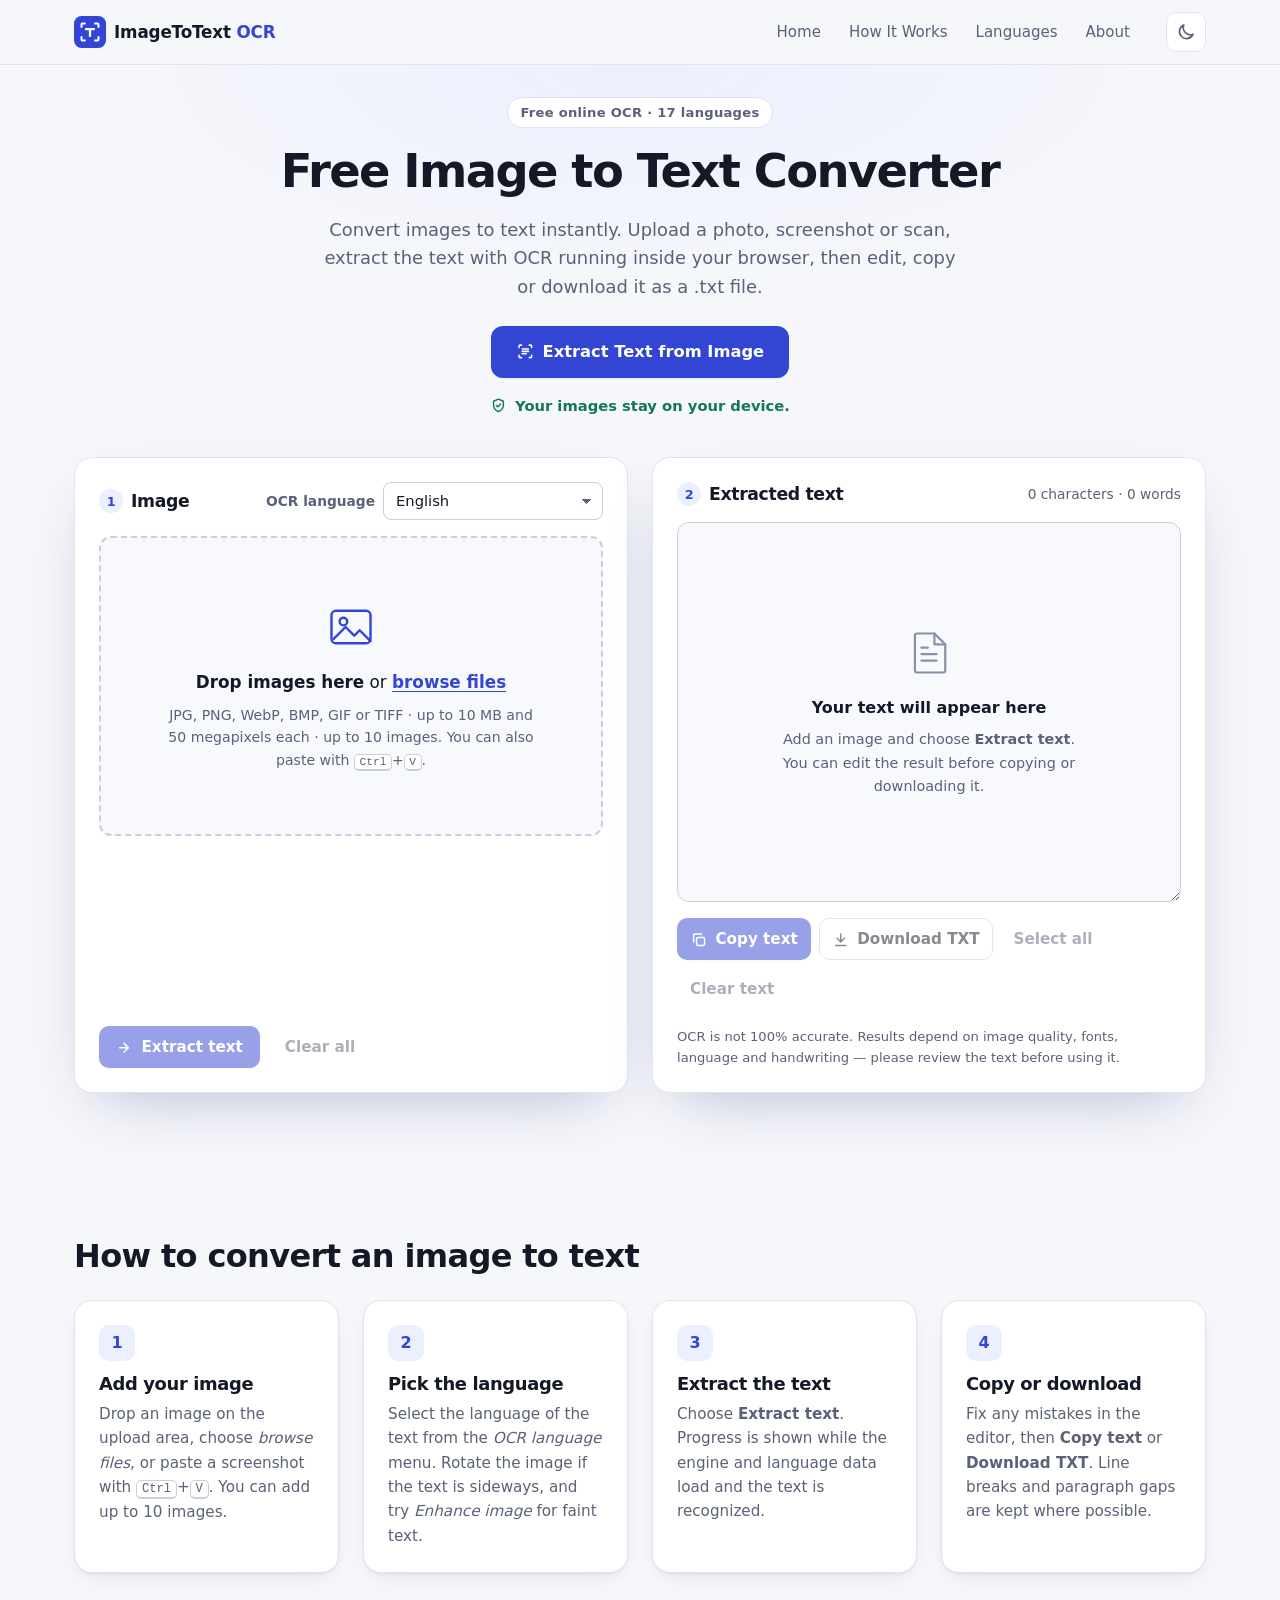
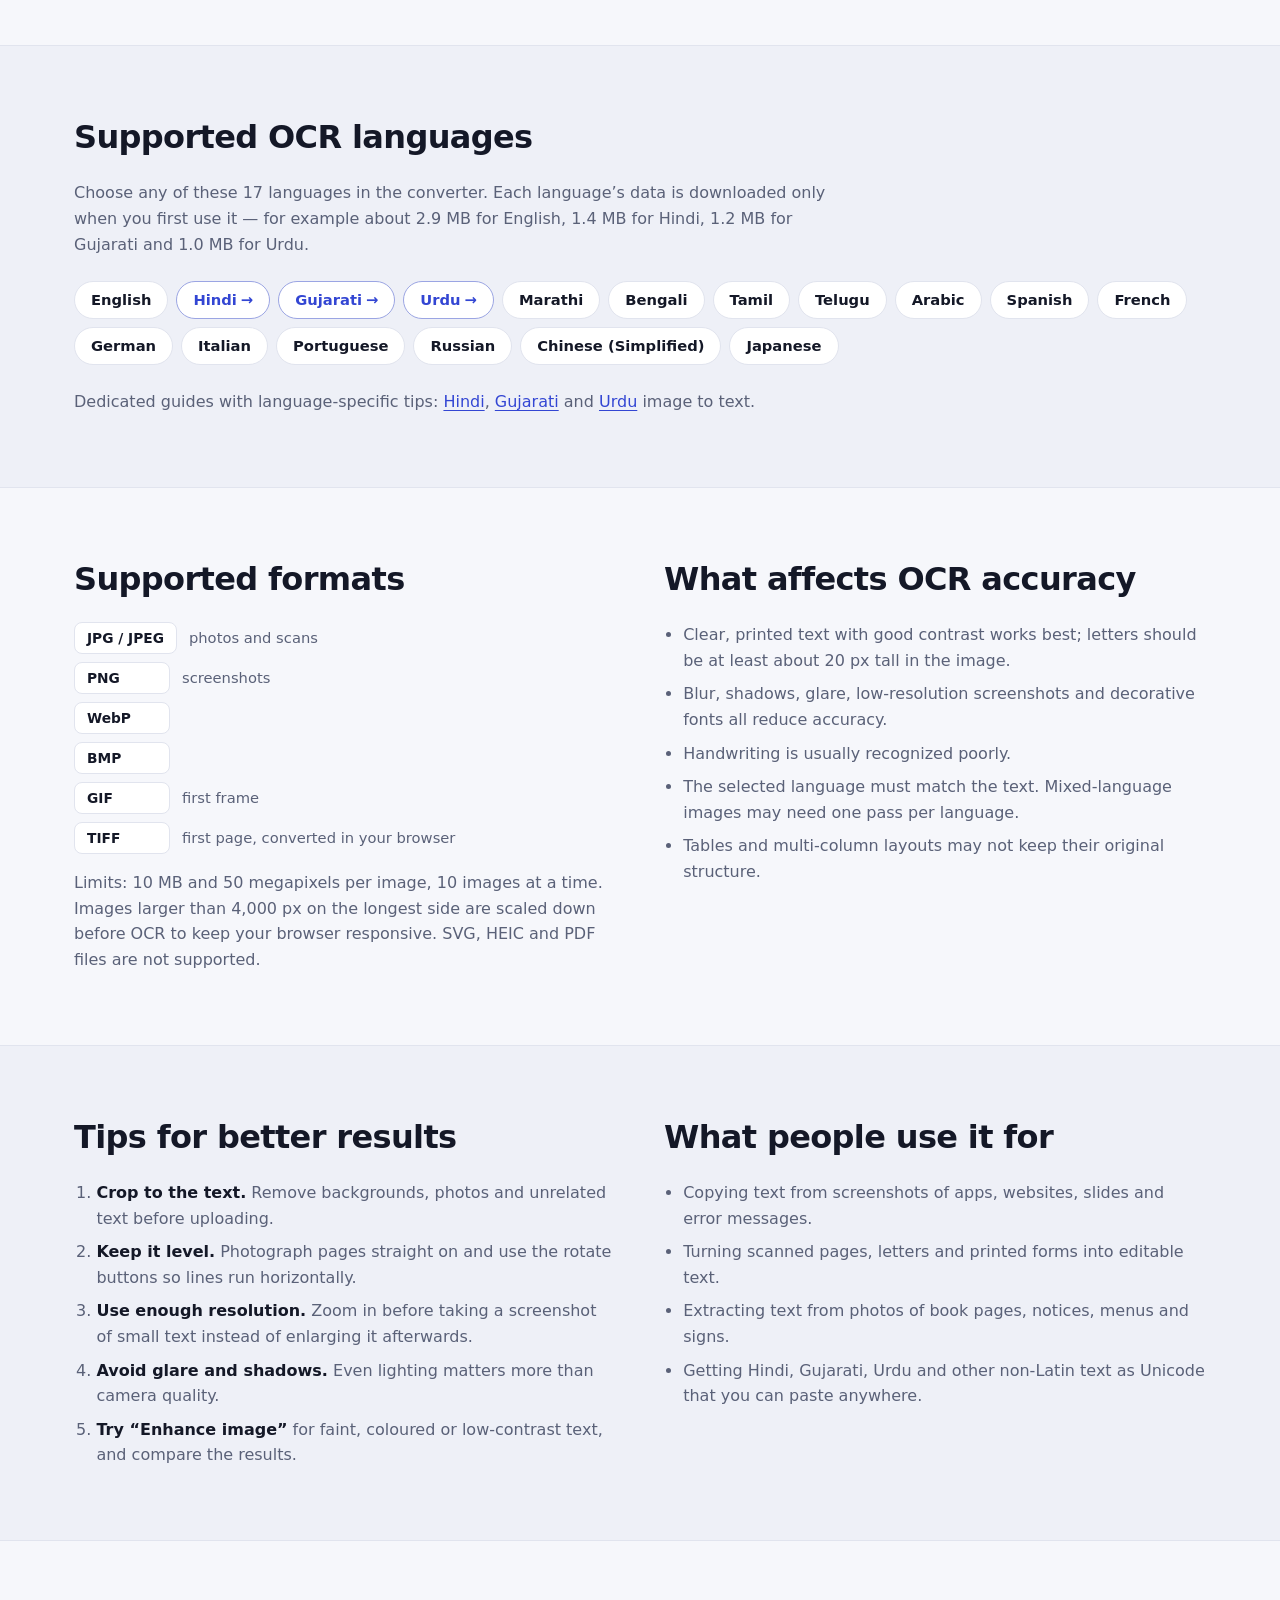
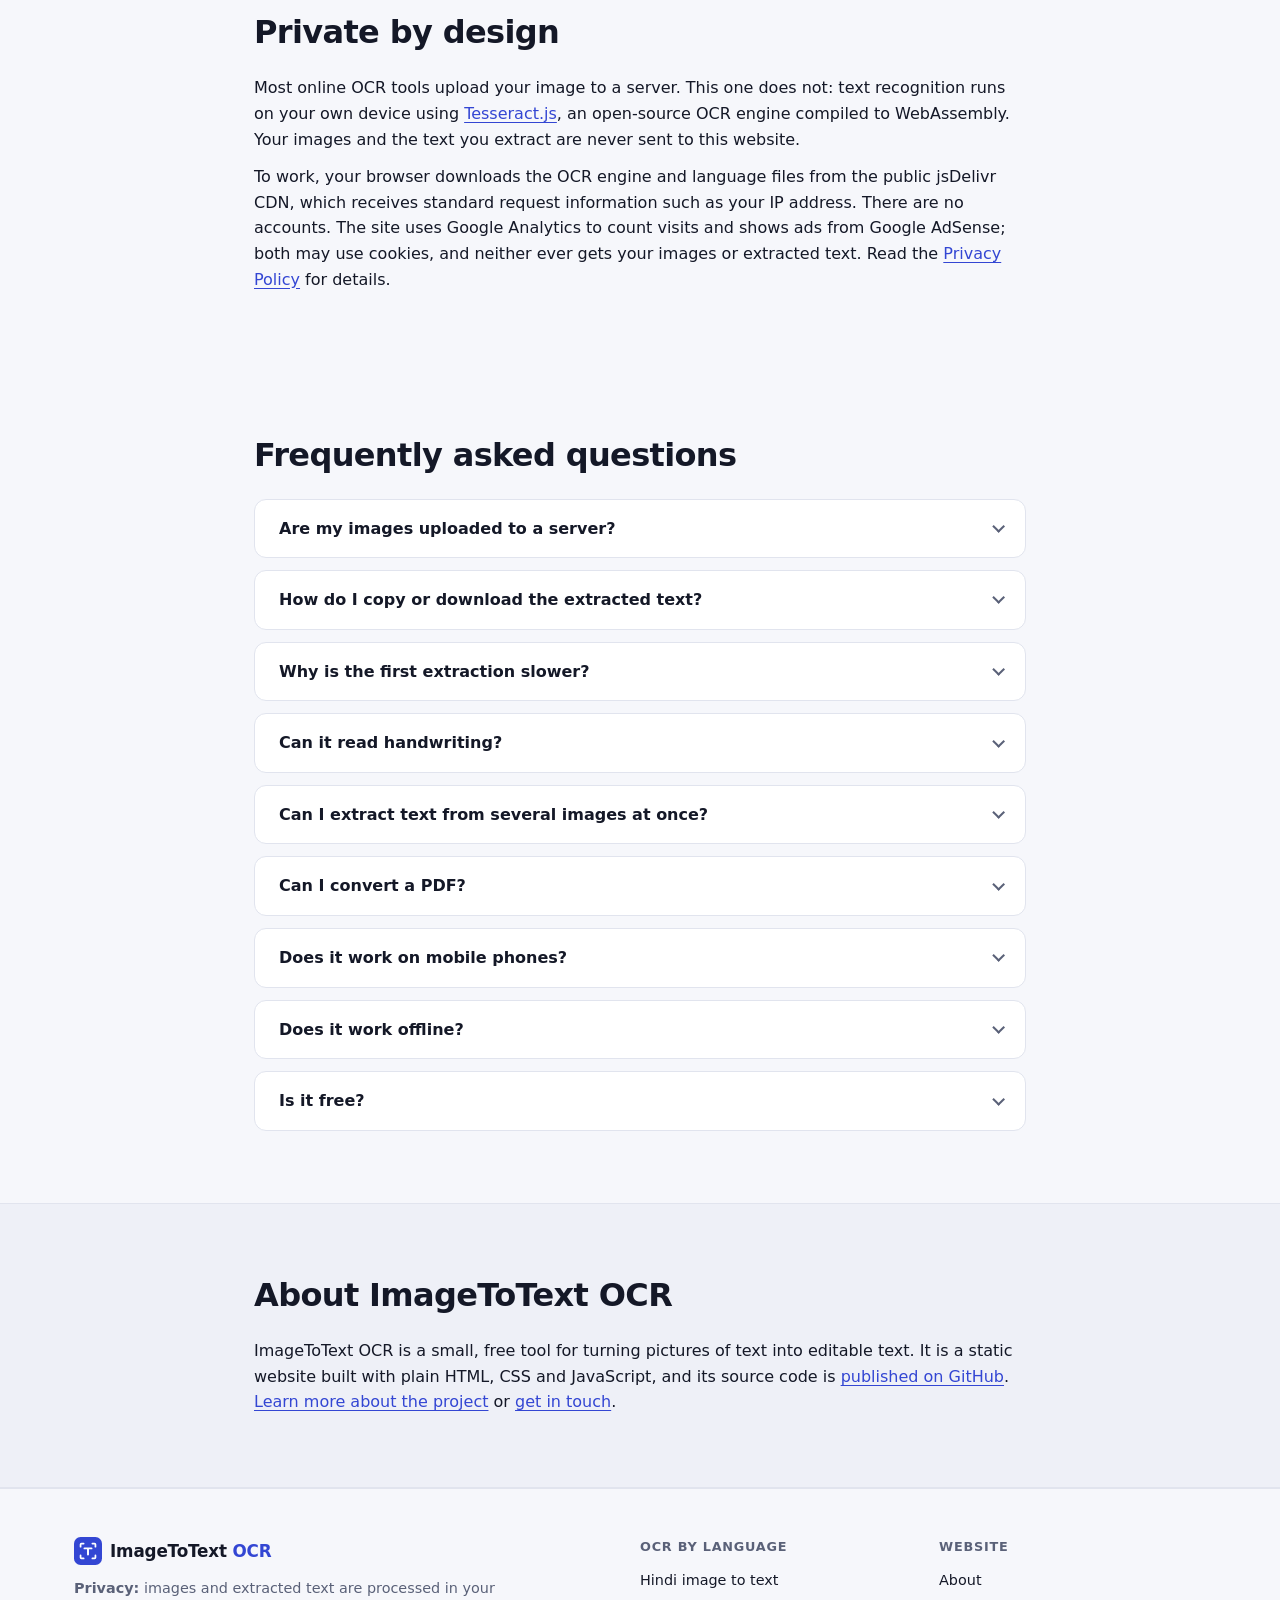
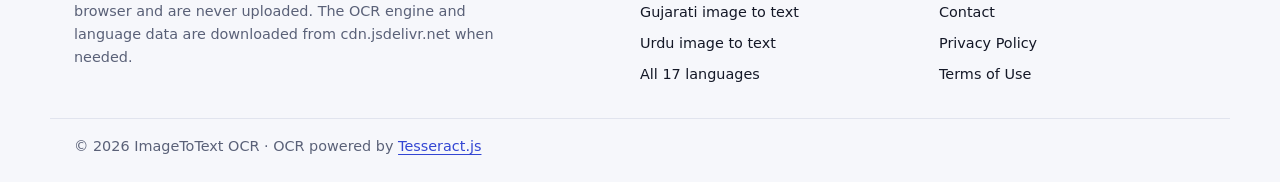
<file: index.html>
<!doctype html>
<html lang="en" data-theme="light">
<head>
  <meta charset="utf-8">
  <meta name="viewport" content="width=device-width, initial-scale=1">
  <title>Image to Text Converter – Free Online OCR | ImageToText OCR</title>
  <meta name="description" content="Extract text from images online for free. Convert JPG, PNG, WebP and screenshots into editable text with multilingual OCR that runs directly in your browser.">
  <meta name="robots" content="index, follow, max-image-preview:large">
  <link rel="canonical" href="https://imgtotextocr.com/">
  <meta name="theme-color" content="#f6f7fb" media="(prefers-color-scheme: light)">
  <meta name="theme-color" content="#0f1220" media="(prefers-color-scheme: dark)">
  <meta property="og:type" content="website">
  <meta property="og:site_name" content="ImageToText OCR">
  <meta property="og:title" content="Image to Text Converter – Free Online OCR | ImageToText OCR">
  <meta property="og:description" content="Extract text from images online for free. Convert JPG, PNG, WebP and screenshots into editable text with multilingual OCR that runs directly in your browser.">
  <meta property="og:url" content="https://imgtotextocr.com/">
  <meta property="og:image" content="https://imgtotextocr.com/assets/og-image.jpg">
  <meta property="og:image:width" content="1200">
  <meta property="og:image:height" content="630">
  <meta property="og:image:alt" content="ImageToText OCR — free image to text converter that runs in your browser">
  <meta property="og:locale" content="en_US">
  <meta name="twitter:card" content="summary_large_image">
  <meta name="twitter:title" content="Image to Text Converter – Free Online OCR | ImageToText OCR">
  <meta name="twitter:description" content="Extract text from images online for free. Convert JPG, PNG, WebP and screenshots into editable text with multilingual OCR that runs directly in your browser.">
  <meta name="twitter:image" content="https://imgtotextocr.com/assets/og-image.jpg">
  <link rel="icon" href="/favicon.ico" sizes="48x48">
  <link rel="icon" href="/assets/favicon.svg" type="image/svg+xml">
  <link rel="apple-touch-icon" href="/assets/apple-touch-icon.png">
  <link rel="preconnect" href="https://cdn.jsdelivr.net" crossorigin>
  <link rel="stylesheet" href="/css/style.css">
  <!-- Applies the saved theme before first paint to avoid a flash. -->
  <script src="/js/theme-init.js"></script>
  <link rel="modulepreload" href="/js/theme.js">
  <link rel="modulepreload" href="/js/ocr-engine.js">
  <link rel="modulepreload" href="/js/image-loader.js">
  <link rel="modulepreload" href="/js/utils.js">
  <link rel="modulepreload" href="/js/languages.js">
  <script type="module" src="/js/app.js"></script>
  <script src="/js/analytics.js"></script>
  <script async src="https://www.googletagmanager.com/gtag/js?id=G-B466MK3LQ1"></script>
  <script async src="https://pagead2.googlesyndication.com/pagead/js/adsbygoogle.js?client=ca-pub-7768945509942907"
     crossorigin="anonymous"></script>
  <script type="application/ld+json">
  {
    "@context": "https://schema.org",
    "@type": "WebSite",
    "name": "ImageToText OCR",
    "url": "https://imgtotextocr.com/",
    "inLanguage": "en",
    "description": "Extract text from images online for free. Convert JPG, PNG, WebP and screenshots into editable text with multilingual OCR that runs directly in your browser."
  }
  </script>
  <script type="application/ld+json">
  {
    "@context": "https://schema.org",
    "@type": "WebApplication",
    "name": "ImageToText OCR",
    "url": "https://imgtotextocr.com/",
    "description": "Browser-based image to text (OCR) converter. Images are processed on the user’s device with Tesseract.js.",
    "applicationCategory": "UtilitiesApplication",
    "operatingSystem": "Any (modern web browser)",
    "browserRequirements": "Requires JavaScript and WebAssembly",
    "isAccessibleForFree": true,
    "inLanguage": "en",
    "offers": {
      "@type": "Offer",
      "price": "0",
      "priceCurrency": "USD"
    },
    "featureList": [
      "Extract text from JPG, PNG, WebP, BMP, GIF and TIFF images",
      "OCR in 17 languages including English, Hindi, Gujarati and Urdu",
      "Batch processing of up to 10 images",
      "Edit, copy or download the extracted text as a .txt file",
      "Processing happens locally in the browser"
    ]
  }
  </script>
</head>
<body>
  <a class="skip-link" href="#main">Skip to content</a>

  <header class="site-header">
    <div class="container header-inner">
      <a class="brand" href="/" aria-label="ImageToText OCR home">
        <img src="/assets/favicon.svg" alt="" width="32" height="32">
        <span>ImageToText <strong>OCR</strong></span>
      </a>
      <nav class="site-nav" aria-label="Primary">
        <a href="/" aria-current="page">Home</a>
        <a href="/#how-it-works">How It Works</a>
        <a href="/#languages">Languages</a>
        <a href="/about">About</a>
      </nav>
      <button class="icon-btn theme-toggle" id="theme-toggle" type="button" aria-pressed="false" aria-label="Switch to dark mode" title="Toggle dark mode">
        <svg class="icon icon-moon" viewBox="0 0 24 24" aria-hidden="true"><path d="M20.5 14.6A8.5 8.5 0 0 1 9.4 3.5a8.5 8.5 0 1 0 11.1 11.1Z"/></svg>
        <svg class="icon icon-sun" viewBox="0 0 24 24" aria-hidden="true"><circle cx="12" cy="12" r="4.2"/><path d="M12 2.5v2.2M12 19.3v2.2M4.6 4.6l1.6 1.6M17.8 17.8l1.6 1.6M2.5 12h2.2M19.3 12h2.2M4.6 19.4l1.6-1.6M17.8 6.2l1.6-1.6"/></svg>
      </button>
    </div>
  </header>

  <main id="main">
    <section class="hero" aria-labelledby="hero-title">
      <div class="container hero-inner">
        <p class="eyebrow">Free online OCR · 17 languages</p>
        <h1 id="hero-title">Free Image to Text Converter</h1>
        <p class="hero-lead">Convert images to text instantly. Upload a photo, screenshot or scan, extract the text with OCR running inside your browser, then edit, copy or download it as a .txt file.</p>
        <div class="hero-actions">
          <button class="btn btn-primary btn-lg" id="hero-cta" type="button">
            <svg class="icon" viewBox="0 0 24 24" aria-hidden="true"><path d="M4 7V5a1 1 0 0 1 1-1h2M17 4h2a1 1 0 0 1 1 1v2M20 17v2a1 1 0 0 1-1 1h-2M7 20H5a1 1 0 0 1-1-1v-2M8 9h8M8 12h8M8 15h5"/></svg>
            Extract Text from Image
          </button>
          <p class="privacy-pill">
            <svg class="icon" viewBox="0 0 24 24" aria-hidden="true"><path d="M12 3 5 6v5c0 4.4 3 8.3 7 9.5 4-1.2 7-5.1 7-9.5V6l-7-3Z"/><path d="m9 12 2 2 4-4"/></svg>
            Your images stay on your device.
          </p>
        </div>
      </div>
    </section>

    <section class="workspace-section" id="workspace" aria-label="Image to text converter" tabindex="-1">
      <div class="container">
        <div class="workspace">
          <!-- Left panel: image input -->
          <section class="panel panel-input" aria-labelledby="input-title">
            <div class="panel-head">
              <h2 id="input-title" class="panel-title"><span class="step-dot" aria-hidden="true">1</span> Image</h2>
              <div class="field-inline">
                <label for="language-select">OCR language</label>
                <select id="language-select" class="select">
                  <option value="eng" selected>English</option>
                  <option value="hin">Hindi (हिन्दी)</option>
                  <option value="guj">Gujarati (ગુજરાતી)</option>
                  <option value="urd">Urdu (اردو)</option>
                  <option value="mar">Marathi (मराठी)</option>
                  <option value="ben">Bengali (বাংলা)</option>
                  <option value="tam">Tamil (தமிழ்)</option>
                  <option value="tel">Telugu (తెలుగు)</option>
                  <option value="ara">Arabic (العربية)</option>
                  <option value="spa">Spanish (Español)</option>
                  <option value="fra">French (Français)</option>
                  <option value="deu">German (Deutsch)</option>
                  <option value="ita">Italian (Italiano)</option>
                  <option value="por">Portuguese (Português)</option>
                  <option value="rus">Russian (Русский)</option>
                  <option value="chi_sim">Chinese, Simplified (简体中文)</option>
                  <option value="jpn">Japanese (日本語)</option>
                </select>
              </div>
            </div>

            <label for="file-input" class="visually-hidden">Choose images</label>
            <input type="file" id="file-input" class="visually-hidden" multiple
                   accept=".jpg,.jpeg,.png,.webp,.bmp,.gif,.tif,.tiff,image/jpeg,image/png,image/webp,image/bmp,image/gif,image/tiff"
                   aria-describedby="dropzone-hint" tabindex="-1">

            <div class="dropzone" id="dropzone" role="button" tabindex="0" aria-describedby="dropzone-hint">
              <svg class="dropzone-icon" viewBox="0 0 48 48" aria-hidden="true"><rect x="6" y="9" width="36" height="30" rx="4"/><circle cx="17" cy="19" r="3.5"/><path d="m8 35 11-11 8 8 5-5 10 10"/></svg>
              <p class="dropzone-title"><strong>Drop images here</strong> or <span class="link-like">browse files</span></p>
              <p class="dropzone-hint" id="dropzone-hint">JPG, PNG, WebP, BMP, GIF or TIFF · up to 10&nbsp;MB and 50 megapixels each · up to 10 images. You can also paste with <kbd>Ctrl</kbd>+<kbd>V</kbd>.</p>
            </div>

            <div class="preview" id="preview" hidden>
              <figure class="preview-figure">
                <img id="preview-image" alt="">
                <div class="preview-loading" id="preview-loading" hidden><span class="spinner" aria-hidden="true"></span>Preparing preview…</div>
              </figure>
              <div class="preview-meta">
                <div class="file-info">
                  <p class="file-name" id="file-name"></p>
                  <p class="file-details" id="file-details"></p>
                </div>
                <div class="preview-tools" role="group" aria-label="Image tools">
                  <button class="icon-btn" id="rotate-left" type="button" aria-label="Rotate left" title="Rotate left">
                    <svg class="icon" viewBox="0 0 24 24" aria-hidden="true"><path d="M4 4v5h5"/><path d="M4.6 14a8 8 0 1 0 1.9-8.2L4 9"/></svg>
                  </button>
                  <button class="icon-btn" id="rotate-right" type="button" aria-label="Rotate right" title="Rotate right">
                    <svg class="icon" viewBox="0 0 24 24" aria-hidden="true"><path d="M20 4v5h-5"/><path d="M19.4 14a8 8 0 1 1-1.9-8.2L20 9"/></svg>
                  </button>
                  <button class="icon-btn" id="replace-image" type="button" aria-label="Replace image" title="Replace image">
                    <svg class="icon" viewBox="0 0 24 24" aria-hidden="true"><path d="M4 12a8 8 0 0 1 13.7-5.7L20 8.6M20 4v4.6h-4.6M20 12a8 8 0 0 1-13.7 5.7L4 15.4M4 20v-4.6h4.6"/></svg>
                  </button>
                  <button class="icon-btn icon-btn-danger" id="remove-image" type="button" aria-label="Remove image" title="Remove image">
                    <svg class="icon" viewBox="0 0 24 24" aria-hidden="true"><path d="M4 7h16M10 11v6M14 11v6M6 7l1 12a2 2 0 0 0 2 2h6a2 2 0 0 0 2-2l1-12M9 7V4h6v3"/></svg>
                  </button>
                </div>
              </div>

              <div class="queue" id="queue" hidden>
                <div class="queue-head">
                  <p class="queue-title" id="queue-title">Images</p>
                  <button class="btn btn-ghost btn-sm" id="add-more" type="button">+ Add images</button>
                </div>
                <ul class="queue-list" id="queue-list" aria-labelledby="queue-title"></ul>
              </div>

              <label class="check">
                <input type="checkbox" id="enhance-toggle">
                <span>Enhance image (grayscale + contrast) — can help with faint or coloured text</span>
              </label>
            </div>

            <div class="alert" id="input-alert" role="alert" hidden></div>

            <div class="progress-block" id="progress-block" hidden>
              <div class="progress-row">
                <p class="progress-label" id="progress-label">Preparing image</p>
                <p class="progress-value" id="progress-value">0%</p>
              </div>
              <div class="progress-track" id="progress-bar" role="progressbar" aria-labelledby="progress-label" aria-valuemin="0" aria-valuemax="100" aria-valuenow="0">
                <div class="progress-fill" id="progress-fill"></div>
              </div>
              <p class="progress-batch" id="progress-batch" hidden></p>
            </div>

            <div class="panel-actions">
              <button class="btn btn-primary" id="extract-btn" type="button" disabled>
                <svg class="icon" viewBox="0 0 24 24" aria-hidden="true"><path d="M5 12h10M11 6l6 6-6 6"/></svg>
                <span id="extract-label">Extract text</span>
              </button>
              <button class="btn btn-secondary" id="retry-btn" type="button" hidden>Retry</button>
              <button class="btn btn-secondary" id="cancel-btn" type="button" hidden>Cancel</button>
              <button class="btn btn-ghost" id="clear-all-btn" type="button" disabled>Clear all</button>
            </div>
          </section>

          <!-- Right panel: extracted text -->
          <section class="panel panel-output" aria-labelledby="output-title">
            <div class="panel-head">
              <h2 id="output-title" class="panel-title"><span class="step-dot" aria-hidden="true">2</span> Extracted text</h2>
              <p class="counts" aria-live="polite"><span id="char-count">0</span> characters · <span id="word-count">0</span> words</p>
            </div>

            <div class="editor">
              <label for="output-text" class="visually-hidden">Extracted text (editable)</label>
              <textarea id="output-text" class="editor-textarea" spellcheck="false" dir="auto"></textarea>
              <div class="empty-state" id="empty-state">
                <svg viewBox="0 0 48 48" aria-hidden="true"><path d="M13 6h16l10 10v24a2 2 0 0 1-2 2H13a2 2 0 0 1-2-2V8a2 2 0 0 1 2-2Z"/><path d="M29 6v10h10M17 25h14M17 31h14M17 19h6"/></svg>
                <p class="empty-title" id="empty-title">Your text will appear here</p>
                <p class="empty-text" id="empty-text">Add an image and choose <strong>Extract text</strong>. You can edit the result before copying or downloading it.</p>
              </div>
            </div>

            <div class="panel-actions output-actions">
              <button class="btn btn-primary" id="copy-btn" type="button" disabled>
                <svg class="icon" viewBox="0 0 24 24" aria-hidden="true"><rect x="9" y="9" width="11" height="11" rx="2"/><path d="M5 15V5a1 1 0 0 1 1-1h10"/></svg>
                Copy text
              </button>
              <button class="btn btn-secondary" id="download-btn" type="button" disabled>
                <svg class="icon" viewBox="0 0 24 24" aria-hidden="true"><path d="M12 4v11M7 10l5 5 5-5M5 20h14"/></svg>
                Download TXT
              </button>
              <button class="btn btn-ghost" id="select-btn" type="button" disabled>Select all</button>
              <button class="btn btn-ghost" id="clear-text-btn" type="button" disabled>Clear text</button>
            </div>
            <p class="accuracy-note">OCR is not 100% accurate. Results depend on image quality, fonts, language and handwriting — please review the text before using it.</p>
          </section>
        </div>
      </div>
    </section>

    <aside class="ad-slot" data-ad-slot="home-after-workspace" aria-label="Advertisement" hidden>
      <div class="container">
        <p class="ad-label">Advertisement</p>
        <div class="ad-slot-inner"></div>
      </div>
    </aside>

    <section class="section" id="how-it-works" aria-labelledby="how-title">
      <div class="container">
        <h2 id="how-title" class="section-title">How to convert an image to text</h2>
        <ol class="steps steps-4">
          <li class="step-card">
            <span class="step-num" aria-hidden="true">1</span>
            <h3>Add your image</h3>
            <p>Drop an image on the upload area, choose <em>browse files</em>, or paste a screenshot with <kbd>Ctrl</kbd>+<kbd>V</kbd>. You can add up to 10 images.</p>
          </li>
          <li class="step-card">
            <span class="step-num" aria-hidden="true">2</span>
            <h3>Pick the language</h3>
            <p>Select the language of the text from the <em>OCR language</em> menu. Rotate the image if the text is sideways, and try <em>Enhance image</em> for faint text.</p>
          </li>
          <li class="step-card">
            <span class="step-num" aria-hidden="true">3</span>
            <h3>Extract the text</h3>
            <p>Choose <strong>Extract text</strong>. Progress is shown while the engine and language data load and the text is recognized.</p>
          </li>
          <li class="step-card">
            <span class="step-num" aria-hidden="true">4</span>
            <h3>Copy or download</h3>
            <p>Fix any mistakes in the editor, then <strong>Copy text</strong> or <strong>Download TXT</strong>. Line breaks and paragraph gaps are kept where possible.</p>
          </li>
        </ol>
      </div>
    </section>

    <section class="section section-alt" id="languages" aria-labelledby="languages-title">
      <div class="container">
        <h2 id="languages-title" class="section-title">Supported OCR languages</h2>
        <p class="section-lead">Choose any of these 17 languages in the converter. Each language’s data is downloaded only when you first use it — for example about 2.9&nbsp;MB for English, 1.4&nbsp;MB for Hindi, 1.2&nbsp;MB for Gujarati and 1.0&nbsp;MB for Urdu.</p>
        <ul class="lang-grid">
            <li><span class="lang-chip">English</span></li>
            <li><a class="lang-chip lang-chip-link" href="/hindi-image-to-text">Hindi <span aria-hidden="true">→</span></a></li>
            <li><a class="lang-chip lang-chip-link" href="/gujarati-image-to-text">Gujarati <span aria-hidden="true">→</span></a></li>
            <li><a class="lang-chip lang-chip-link" href="/urdu-image-to-text">Urdu <span aria-hidden="true">→</span></a></li>
            <li><span class="lang-chip">Marathi</span></li>
            <li><span class="lang-chip">Bengali</span></li>
            <li><span class="lang-chip">Tamil</span></li>
            <li><span class="lang-chip">Telugu</span></li>
            <li><span class="lang-chip">Arabic</span></li>
            <li><span class="lang-chip">Spanish</span></li>
            <li><span class="lang-chip">French</span></li>
            <li><span class="lang-chip">German</span></li>
            <li><span class="lang-chip">Italian</span></li>
            <li><span class="lang-chip">Portuguese</span></li>
            <li><span class="lang-chip">Russian</span></li>
            <li><span class="lang-chip">Chinese (Simplified)</span></li>
            <li><span class="lang-chip">Japanese</span></li>
        </ul>
        <p class="muted">Dedicated guides with language-specific tips: <a href="/hindi-image-to-text">Hindi</a>, <a href="/gujarati-image-to-text">Gujarati</a> and <a href="/urdu-image-to-text">Urdu</a> image to text.</p>
      </div>
    </section>

    <section class="section" id="formats" aria-labelledby="formats-title">
      <div class="container two-col">
        <div>
          <h2 id="formats-title" class="section-title">Supported formats</h2>
          <ul class="format-list">
            <li><span class="tag">JPG / JPEG</span> <span class="muted">photos and scans</span></li>
            <li><span class="tag">PNG</span> <span class="muted">screenshots</span></li>
            <li><span class="tag">WebP</span></li>
            <li><span class="tag">BMP</span></li>
            <li><span class="tag">GIF</span> <span class="muted">first frame</span></li>
            <li><span class="tag">TIFF</span> <span class="muted">first page, converted in your browser</span></li>
          </ul>
          <p class="muted">Limits: 10&nbsp;MB and 50 megapixels per image, 10 images at a time. Images larger than 4,000&nbsp;px on the longest side are scaled down before OCR to keep your browser responsive. SVG, HEIC and PDF files are not supported.</p>
        </div>
        <div>
          <h2 class="section-title">What affects OCR accuracy</h2>
          <ul class="bullet-list">
            <li>Clear, printed text with good contrast works best; letters should be at least about 20&nbsp;px tall in the image.</li>
            <li>Blur, shadows, glare, low-resolution screenshots and decorative fonts all reduce accuracy.</li>
            <li>Handwriting is usually recognized poorly.</li>
            <li>The selected language must match the text. Mixed-language images may need one pass per language.</li>
            <li>Tables and multi-column layouts may not keep their original structure.</li>
          </ul>
        </div>
      </div>
    </section>

    <section class="section section-alt" id="tips" aria-labelledby="tips-title">
      <div class="container two-col">
        <div>
          <h2 id="tips-title" class="section-title">Tips for better results</h2>
          <ol class="bullet-list numbered">
            <li><strong>Crop to the text.</strong> Remove backgrounds, photos and unrelated text before uploading.</li>
            <li><strong>Keep it level.</strong> Photograph pages straight on and use the rotate buttons so lines run horizontally.</li>
            <li><strong>Use enough resolution.</strong> Zoom in before taking a screenshot of small text instead of enlarging it afterwards.</li>
            <li><strong>Avoid glare and shadows.</strong> Even lighting matters more than camera quality.</li>
            <li><strong>Try “Enhance image”</strong> for faint, coloured or low-contrast text, and compare the results.</li>
          </ol>
        </div>
        <div>
          <h2 class="section-title">What people use it for</h2>
          <ul class="bullet-list">
            <li>Copying text from screenshots of apps, websites, slides and error messages.</li>
            <li>Turning scanned pages, letters and printed forms into editable text.</li>
            <li>Extracting text from photos of book pages, notices, menus and signs.</li>
            <li>Getting Hindi, Gujarati, Urdu and other non-Latin text as Unicode that you can paste anywhere.</li>
          </ul>
        </div>
      </div>
    </section>

    <aside class="ad-slot" data-ad-slot="home-mid-content" aria-label="Advertisement" hidden>
      <div class="container">
        <p class="ad-label">Advertisement</p>
        <div class="ad-slot-inner"></div>
      </div>
    </aside>

    <section class="section" id="privacy-local" aria-labelledby="private-title">
      <div class="container narrow">
        <h2 id="private-title" class="section-title">Private by design</h2>
        <p>Most online OCR tools upload your image to a server. This one does not: text recognition runs on your own device using <a href="https://github.com/naptha/tesseract.js" rel="noopener noreferrer" target="_blank">Tesseract.js</a>, an open-source OCR engine compiled to WebAssembly. Your images and the text you extract are never sent to this website.</p>
        <p>To work, your browser downloads the OCR engine and language files from the public jsDelivr CDN, which receives standard request information such as your IP address. There are no accounts. The site uses Google Analytics to count visits and shows ads from Google AdSense; both may use cookies, and neither ever gets your images or extracted text. Read the <a href="/privacy">Privacy Policy</a> for details.</p>
      </div>
    </section>

    <section class="section" id="faq" aria-labelledby="faq-title">
      <div class="container narrow">
        <h2 id="faq-title" class="section-title">Frequently asked questions</h2>
        <div class="faq">
          <details>
            <summary>Are my images uploaded to a server?</summary>
            <p>No. Images and the extracted text are processed by JavaScript inside your browser and are never sent to this website’s server or to any OCR service. The only downloads are the open-source OCR engine and language files, fetched from the jsDelivr CDN.</p>
          </details>
          <details>
            <summary>How do I copy or download the extracted text?</summary>
            <p>After extraction, edit the text in the box on the right if needed, then choose <strong>Copy text</strong> to put it on your clipboard or <strong>Download TXT</strong> to save a UTF-8 .txt file. For a single image the file is named after the image.</p>
          </details>
          <details>
            <summary>Why is the first extraction slower?</summary>
            <p>The first time you use a language, your browser downloads the OCR engine (about 4 MB) and that language’s trained data (about 1–3 MB for most languages). Your browser caches these files, so later runs start faster.</p>
          </details>
          <details>
            <summary>Can it read handwriting?</summary>
            <p>Only neat, clearly separated handwriting has a chance of being read, and results are often poor. The engine is designed for printed text.</p>
          </details>
          <details>
            <summary>Can I extract text from several images at once?</summary>
            <p>Yes. Add up to 10 images and they are processed one after another. The text from each image is combined into one result, with the file name above each section.</p>
          </details>
          <details>
            <summary>Can I convert a PDF?</summary>
            <p>Not directly. Export or screenshot the PDF page as a PNG or JPG first, then add the image here.</p>
          </details>
          <details>
            <summary>Does it work on mobile phones?</summary>
            <p>Yes, in current versions of Chrome, Safari, Firefox and Edge. Large photos take longer on phones; if processing fails, try a smaller image or fewer images at once.</p>
          </details>
          <details>
            <summary>Does it work offline?</summary>
            <p>Not reliably. The page and OCR files must be downloaded first, and offline use has not been tested, so please stay online while using the converter.</p>
          </details>
          <details>
            <summary>Is it free?</summary>
            <p>Yes. There is no sign-up, no API key and no usage limit beyond what your device can handle.</p>
          </details>
        </div>
      </div>
    </section>

    <section class="section section-alt" id="about-tool" aria-labelledby="about-title">
      <div class="container narrow">
        <h2 id="about-title" class="section-title">About ImageToText OCR</h2>
        <p>ImageToText OCR is a small, free tool for turning pictures of text into editable text. It is a static website built with plain HTML, CSS and JavaScript, and its source code is <a href="https://github.com/mohammadali10-12/image-to-text-ocr" rel="noopener noreferrer" target="_blank">published on GitHub</a>. <a href="/about">Learn more about the project</a> or <a href="/contact">get in touch</a>.</p>
      </div>
    </section>
  </main>

  <footer class="site-footer">
    <div class="container footer-grid">
      <div class="footer-about">
        <a class="brand" href="/">
          <img src="/assets/favicon.svg" alt="" width="28" height="28" loading="lazy">
          <span>ImageToText <strong>OCR</strong></span>
        </a>
        <p class="muted"><strong>Privacy:</strong> images and extracted text are processed in your browser and are never uploaded. The OCR engine and language data are downloaded from cdn.jsdelivr.net when needed.</p>
      </div>
      <nav class="footer-nav" aria-label="OCR by language">
        <p class="footer-title">OCR by language</p>
        <ul>
          <li><a href="/hindi-image-to-text">Hindi image to text</a></li>
          <li><a href="/gujarati-image-to-text">Gujarati image to text</a></li>
          <li><a href="/urdu-image-to-text">Urdu image to text</a></li>
          <li><a href="/#languages">All 17 languages</a></li>
        </ul>
      </nav>
      <nav class="footer-nav" aria-label="Website">
        <p class="footer-title">Website</p>
        <ul>
          <li><a href="/about">About</a></li>
          <li><a href="/contact">Contact</a></li>
          <li><a href="/privacy">Privacy Policy</a></li>
          <li><a href="/terms">Terms of Use</a></li>
        </ul>
      </nav>
    </div>
    <div class="container footer-bottom">
      <p class="muted">© <span id="year">2026</span> ImageToText OCR · OCR powered by <a href="https://github.com/naptha/tesseract.js" rel="noopener noreferrer" target="_blank">Tesseract.js</a></p>
    </div>
  </footer>

  <div class="toast-region" id="toast-region" role="status" aria-live="polite" aria-atomic="true"></div>
</body>
</html>
</file>
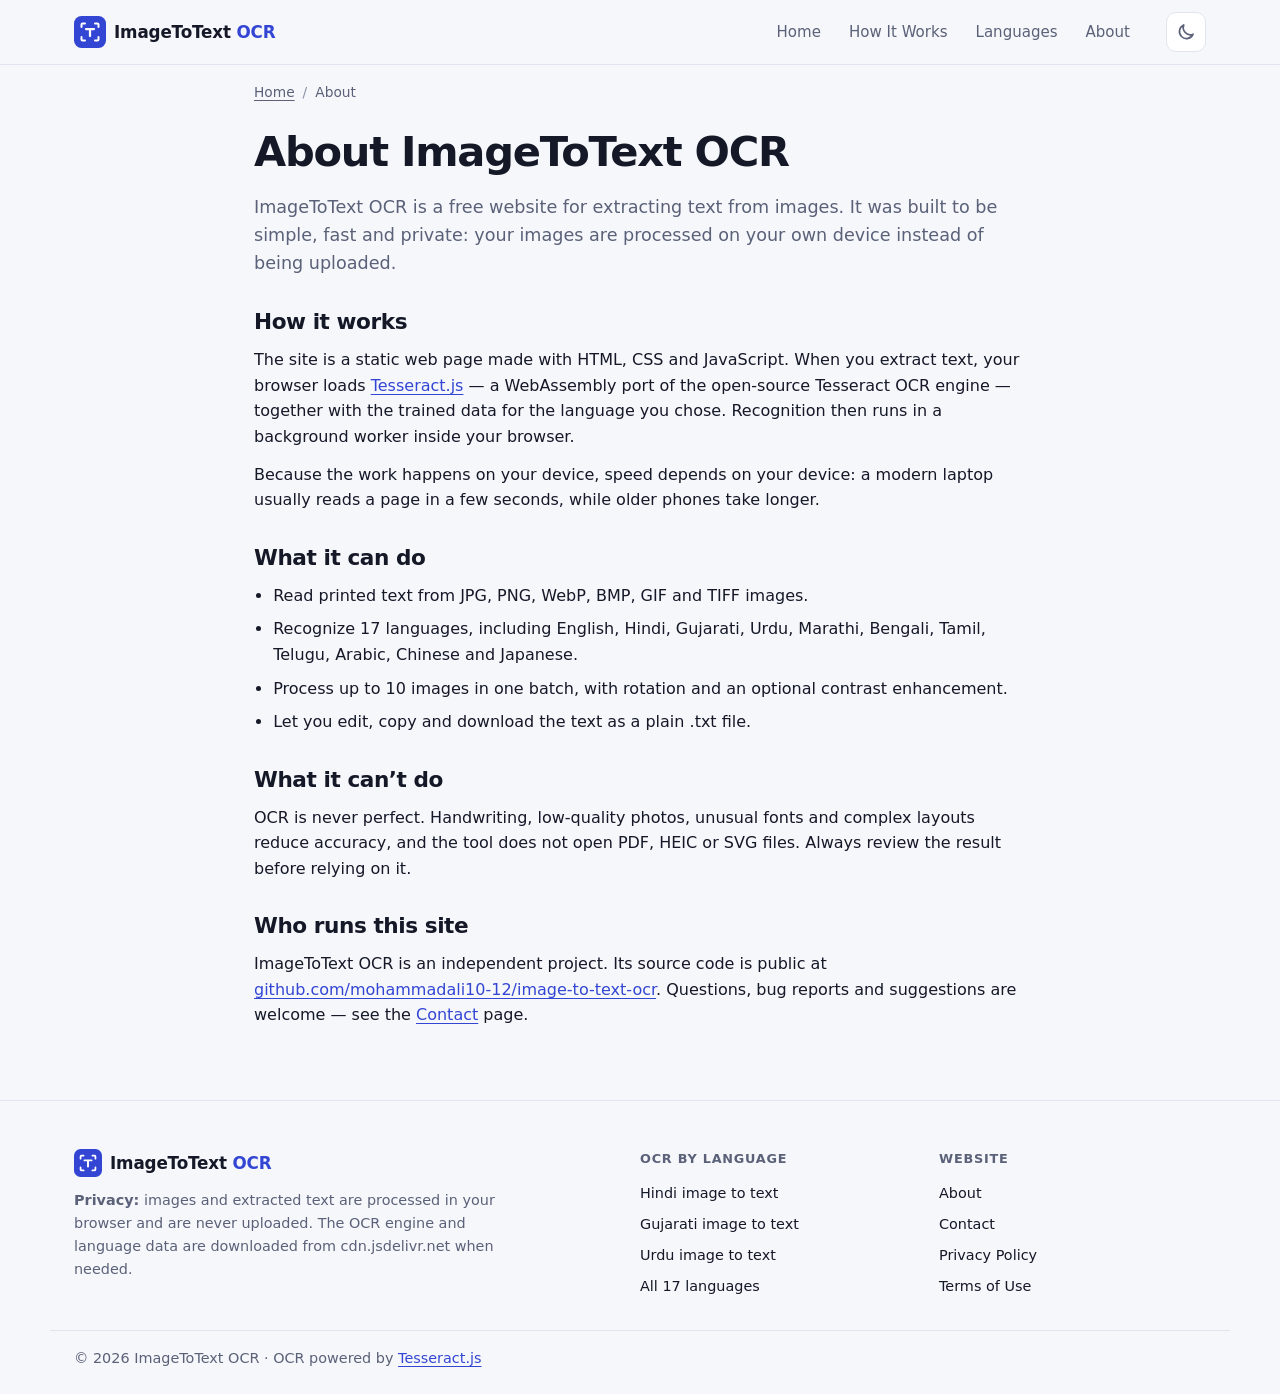
<file: about.html>
<!doctype html>
<html lang="en" data-theme="light">
<head>
  <meta charset="utf-8">
  <meta name="viewport" content="width=device-width, initial-scale=1">
  <title>About ImageToText OCR – Free Browser-Based OCR Tool</title>
  <meta name="description" content="What ImageToText OCR is, how its in-browser text recognition works, which languages it supports and who maintains it.">
  <meta name="robots" content="index, follow, max-image-preview:large">
  <link rel="canonical" href="https://imgtotextocr.com/about">
  <meta name="theme-color" content="#f6f7fb" media="(prefers-color-scheme: light)">
  <meta name="theme-color" content="#0f1220" media="(prefers-color-scheme: dark)">
  <meta property="og:type" content="website">
  <meta property="og:site_name" content="ImageToText OCR">
  <meta property="og:title" content="About ImageToText OCR – Free Browser-Based OCR Tool">
  <meta property="og:description" content="What ImageToText OCR is, how its in-browser text recognition works, which languages it supports and who maintains it.">
  <meta property="og:url" content="https://imgtotextocr.com/about">
  <meta property="og:image" content="https://imgtotextocr.com/assets/og-image.jpg">
  <meta property="og:image:width" content="1200">
  <meta property="og:image:height" content="630">
  <meta property="og:image:alt" content="ImageToText OCR — free image to text converter that runs in your browser">
  <meta property="og:locale" content="en_US">
  <meta name="twitter:card" content="summary_large_image">
  <meta name="twitter:title" content="About ImageToText OCR – Free Browser-Based OCR Tool">
  <meta name="twitter:description" content="What ImageToText OCR is, how its in-browser text recognition works, which languages it supports and who maintains it.">
  <meta name="twitter:image" content="https://imgtotextocr.com/assets/og-image.jpg">
  <link rel="icon" href="/favicon.ico" sizes="48x48">
  <link rel="icon" href="/assets/favicon.svg" type="image/svg+xml">
  <link rel="apple-touch-icon" href="/assets/apple-touch-icon.png">
  <link rel="stylesheet" href="/css/style.css">
  <!-- Applies the saved theme before first paint to avoid a flash. -->
  <script src="/js/theme-init.js"></script>
  <script type="module" src="/js/site.js"></script>
  <script src="/js/analytics.js"></script>
  <script async src="https://www.googletagmanager.com/gtag/js?id=G-B466MK3LQ1"></script>
  <script async src="https://pagead2.googlesyndication.com/pagead/js/adsbygoogle.js?client=ca-pub-7768945509942907"
     crossorigin="anonymous"></script>
  <script type="application/ld+json">
  {
    "@context": "https://schema.org",
    "@type": "BreadcrumbList",
    "itemListElement": [
      {
        "@type": "ListItem",
        "position": 1,
        "name": "Home",
        "item": "https://imgtotextocr.com/"
      },
      {
        "@type": "ListItem",
        "position": 2,
        "name": "About",
        "item": "https://imgtotextocr.com/about"
      }
    ]
  }
  </script>
</head>
<body>
  <a class="skip-link" href="#main">Skip to content</a>

  <header class="site-header">
    <div class="container header-inner">
      <a class="brand" href="/" aria-label="ImageToText OCR home">
        <img src="/assets/favicon.svg" alt="" width="32" height="32">
        <span>ImageToText <strong>OCR</strong></span>
      </a>
      <nav class="site-nav" aria-label="Primary">
        <a href="/">Home</a>
        <a href="/#how-it-works">How It Works</a>
        <a href="/#languages">Languages</a>
        <a href="/about" aria-current="page">About</a>
      </nav>
      <button class="icon-btn theme-toggle" id="theme-toggle" type="button" aria-pressed="false" aria-label="Switch to dark mode" title="Toggle dark mode">
        <svg class="icon icon-moon" viewBox="0 0 24 24" aria-hidden="true"><path d="M20.5 14.6A8.5 8.5 0 0 1 9.4 3.5a8.5 8.5 0 1 0 11.1 11.1Z"/></svg>
        <svg class="icon icon-sun" viewBox="0 0 24 24" aria-hidden="true"><circle cx="12" cy="12" r="4.2"/><path d="M12 2.5v2.2M12 19.3v2.2M4.6 4.6l1.6 1.6M17.8 17.8l1.6 1.6M2.5 12h2.2M19.3 12h2.2M4.6 19.4l1.6-1.6M17.8 6.2l1.6-1.6"/></svg>
      </button>
    </div>
  </header>

  <main id="main">
    <div class="container narrow prose-page">
      <nav class="breadcrumbs" aria-label="Breadcrumb">
        <ol><li><a href="/">Home</a></li><li aria-current="page">About</li></ol>
      </nav>
      <article class="prose">
        <h1>About ImageToText OCR</h1>
        <p class="lead">ImageToText OCR is a free website for extracting text from images. It was built to be simple, fast and private: your images are processed on your own device instead of being uploaded.</p>

        <h2>How it works</h2>
        <p>The site is a static web page made with HTML, CSS and JavaScript. When you extract text, your browser loads <a href="https://github.com/naptha/tesseract.js" rel="noopener noreferrer" target="_blank">Tesseract.js</a> — a WebAssembly port of the open-source Tesseract OCR engine — together with the trained data for the language you chose. Recognition then runs in a background worker inside your browser.</p>
        <p>Because the work happens on your device, speed depends on your device: a modern laptop usually reads a page in a few seconds, while older phones take longer.</p>

        <h2>What it can do</h2>
        <ul>
          <li>Read printed text from JPG, PNG, WebP, BMP, GIF and TIFF images.</li>
          <li>Recognize 17 languages, including English, Hindi, Gujarati, Urdu, Marathi, Bengali, Tamil, Telugu, Arabic, Chinese and Japanese.</li>
          <li>Process up to 10 images in one batch, with rotation and an optional contrast enhancement.</li>
          <li>Let you edit, copy and download the text as a plain .txt file.</li>
        </ul>

        <h2>What it can’t do</h2>
        <p>OCR is never perfect. Handwriting, low-quality photos, unusual fonts and complex layouts reduce accuracy, and the tool does not open PDF, HEIC or SVG files. Always review the result before relying on it.</p>

        <h2>Who runs this site</h2>
        <p>ImageToText OCR is an independent project. Its source code is public at <a href="https://github.com/mohammadali10-12/image-to-text-ocr" rel="noopener noreferrer" target="_blank">github.com/mohammadali10-12/image-to-text-ocr</a>. Questions, bug reports and suggestions are welcome — see the <a href="/contact">Contact</a> page.</p>

      </article>
    </div>
  </main>

  <footer class="site-footer">
    <div class="container footer-grid">
      <div class="footer-about">
        <a class="brand" href="/">
          <img src="/assets/favicon.svg" alt="" width="28" height="28" loading="lazy">
          <span>ImageToText <strong>OCR</strong></span>
        </a>
        <p class="muted"><strong>Privacy:</strong> images and extracted text are processed in your browser and are never uploaded. The OCR engine and language data are downloaded from cdn.jsdelivr.net when needed.</p>
      </div>
      <nav class="footer-nav" aria-label="OCR by language">
        <p class="footer-title">OCR by language</p>
        <ul>
          <li><a href="/hindi-image-to-text">Hindi image to text</a></li>
          <li><a href="/gujarati-image-to-text">Gujarati image to text</a></li>
          <li><a href="/urdu-image-to-text">Urdu image to text</a></li>
          <li><a href="/#languages">All 17 languages</a></li>
        </ul>
      </nav>
      <nav class="footer-nav" aria-label="Website">
        <p class="footer-title">Website</p>
        <ul>
          <li><a href="/about">About</a></li>
          <li><a href="/contact">Contact</a></li>
          <li><a href="/privacy">Privacy Policy</a></li>
          <li><a href="/terms">Terms of Use</a></li>
        </ul>
      </nav>
    </div>
    <div class="container footer-bottom">
      <p class="muted">© <span id="year">2026</span> ImageToText OCR · OCR powered by <a href="https://github.com/naptha/tesseract.js" rel="noopener noreferrer" target="_blank">Tesseract.js</a></p>
    </div>
  </footer>
</body>
</html>
</file>
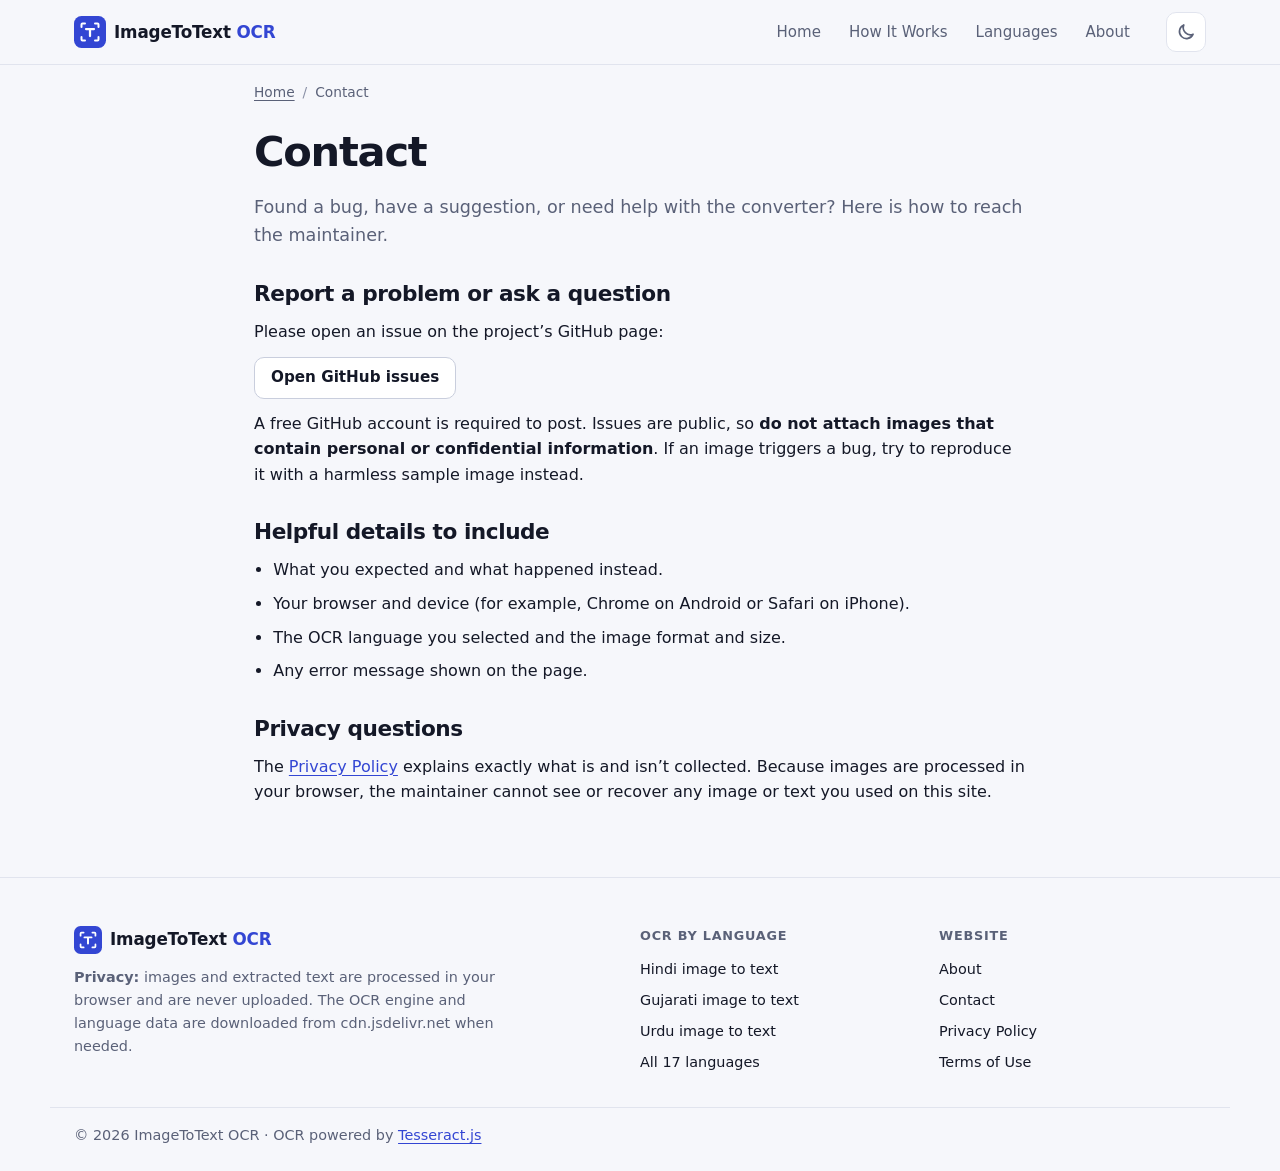
<file: contact.html>
<!doctype html>
<html lang="en" data-theme="light">
<head>
  <meta charset="utf-8">
  <meta name="viewport" content="width=device-width, initial-scale=1">
  <title>Contact ImageToText OCR – Report a Problem or Ask a Question</title>
  <meta name="description" content="How to report a problem, suggest a feature or ask a question about ImageToText OCR.">
  <meta name="robots" content="index, follow, max-image-preview:large">
  <link rel="canonical" href="https://imgtotextocr.com/contact">
  <meta name="theme-color" content="#f6f7fb" media="(prefers-color-scheme: light)">
  <meta name="theme-color" content="#0f1220" media="(prefers-color-scheme: dark)">
  <meta property="og:type" content="website">
  <meta property="og:site_name" content="ImageToText OCR">
  <meta property="og:title" content="Contact ImageToText OCR – Report a Problem or Ask a Question">
  <meta property="og:description" content="How to report a problem, suggest a feature or ask a question about ImageToText OCR.">
  <meta property="og:url" content="https://imgtotextocr.com/contact">
  <meta property="og:image" content="https://imgtotextocr.com/assets/og-image.jpg">
  <meta property="og:image:width" content="1200">
  <meta property="og:image:height" content="630">
  <meta property="og:image:alt" content="ImageToText OCR — free image to text converter that runs in your browser">
  <meta property="og:locale" content="en_US">
  <meta name="twitter:card" content="summary_large_image">
  <meta name="twitter:title" content="Contact ImageToText OCR – Report a Problem or Ask a Question">
  <meta name="twitter:description" content="How to report a problem, suggest a feature or ask a question about ImageToText OCR.">
  <meta name="twitter:image" content="https://imgtotextocr.com/assets/og-image.jpg">
  <link rel="icon" href="/favicon.ico" sizes="48x48">
  <link rel="icon" href="/assets/favicon.svg" type="image/svg+xml">
  <link rel="apple-touch-icon" href="/assets/apple-touch-icon.png">
  <link rel="stylesheet" href="/css/style.css">
  <!-- Applies the saved theme before first paint to avoid a flash. -->
  <script src="/js/theme-init.js"></script>
  <script type="module" src="/js/site.js"></script>
  <script src="/js/analytics.js"></script>
  <script async src="https://www.googletagmanager.com/gtag/js?id=G-B466MK3LQ1"></script>
  <script async src="https://pagead2.googlesyndication.com/pagead/js/adsbygoogle.js?client=ca-pub-7768945509942907"
     crossorigin="anonymous"></script>
  <script type="application/ld+json">
  {
    "@context": "https://schema.org",
    "@type": "BreadcrumbList",
    "itemListElement": [
      {
        "@type": "ListItem",
        "position": 1,
        "name": "Home",
        "item": "https://imgtotextocr.com/"
      },
      {
        "@type": "ListItem",
        "position": 2,
        "name": "Contact",
        "item": "https://imgtotextocr.com/contact"
      }
    ]
  }
  </script>
</head>
<body>
  <a class="skip-link" href="#main">Skip to content</a>

  <header class="site-header">
    <div class="container header-inner">
      <a class="brand" href="/" aria-label="ImageToText OCR home">
        <img src="/assets/favicon.svg" alt="" width="32" height="32">
        <span>ImageToText <strong>OCR</strong></span>
      </a>
      <nav class="site-nav" aria-label="Primary">
        <a href="/">Home</a>
        <a href="/#how-it-works">How It Works</a>
        <a href="/#languages">Languages</a>
        <a href="/about">About</a>
      </nav>
      <button class="icon-btn theme-toggle" id="theme-toggle" type="button" aria-pressed="false" aria-label="Switch to dark mode" title="Toggle dark mode">
        <svg class="icon icon-moon" viewBox="0 0 24 24" aria-hidden="true"><path d="M20.5 14.6A8.5 8.5 0 0 1 9.4 3.5a8.5 8.5 0 1 0 11.1 11.1Z"/></svg>
        <svg class="icon icon-sun" viewBox="0 0 24 24" aria-hidden="true"><circle cx="12" cy="12" r="4.2"/><path d="M12 2.5v2.2M12 19.3v2.2M4.6 4.6l1.6 1.6M17.8 17.8l1.6 1.6M2.5 12h2.2M19.3 12h2.2M4.6 19.4l1.6-1.6M17.8 6.2l1.6-1.6"/></svg>
      </button>
    </div>
  </header>

  <main id="main">
    <div class="container narrow prose-page">
      <nav class="breadcrumbs" aria-label="Breadcrumb">
        <ol><li><a href="/">Home</a></li><li aria-current="page">Contact</li></ol>
      </nav>
      <article class="prose">
        <h1>Contact</h1>
        <p class="lead">Found a bug, have a suggestion, or need help with the converter? Here is how to reach the maintainer.</p>

        <h2>Report a problem or ask a question</h2>
        <p>Please open an issue on the project’s GitHub page:</p>
        <p><a class="btn btn-secondary" href="https://github.com/mohammadali10-12/image-to-text-ocr/issues" rel="noopener noreferrer" target="_blank">Open GitHub issues</a></p>
        <p>A free GitHub account is required to post. Issues are public, so <strong>do not attach images that contain personal or confidential information</strong>. If an image triggers a bug, try to reproduce it with a harmless sample image instead.</p>

        <h2>Helpful details to include</h2>
        <ul>
          <li>What you expected and what happened instead.</li>
          <li>Your browser and device (for example, Chrome on Android or Safari on iPhone).</li>
          <li>The OCR language you selected and the image format and size.</li>
          <li>Any error message shown on the page.</li>
        </ul>

        <h2>Privacy questions</h2>
        <p>The <a href="/privacy">Privacy Policy</a> explains exactly what is and isn’t collected. Because images are processed in your browser, the maintainer cannot see or recover any image or text you used on this site.</p>

      </article>
    </div>
  </main>

  <footer class="site-footer">
    <div class="container footer-grid">
      <div class="footer-about">
        <a class="brand" href="/">
          <img src="/assets/favicon.svg" alt="" width="28" height="28" loading="lazy">
          <span>ImageToText <strong>OCR</strong></span>
        </a>
        <p class="muted"><strong>Privacy:</strong> images and extracted text are processed in your browser and are never uploaded. The OCR engine and language data are downloaded from cdn.jsdelivr.net when needed.</p>
      </div>
      <nav class="footer-nav" aria-label="OCR by language">
        <p class="footer-title">OCR by language</p>
        <ul>
          <li><a href="/hindi-image-to-text">Hindi image to text</a></li>
          <li><a href="/gujarati-image-to-text">Gujarati image to text</a></li>
          <li><a href="/urdu-image-to-text">Urdu image to text</a></li>
          <li><a href="/#languages">All 17 languages</a></li>
        </ul>
      </nav>
      <nav class="footer-nav" aria-label="Website">
        <p class="footer-title">Website</p>
        <ul>
          <li><a href="/about">About</a></li>
          <li><a href="/contact">Contact</a></li>
          <li><a href="/privacy">Privacy Policy</a></li>
          <li><a href="/terms">Terms of Use</a></li>
        </ul>
      </nav>
    </div>
    <div class="container footer-bottom">
      <p class="muted">© <span id="year">2026</span> ImageToText OCR · OCR powered by <a href="https://github.com/naptha/tesseract.js" rel="noopener noreferrer" target="_blank">Tesseract.js</a></p>
    </div>
  </footer>
</body>
</html>
</file>
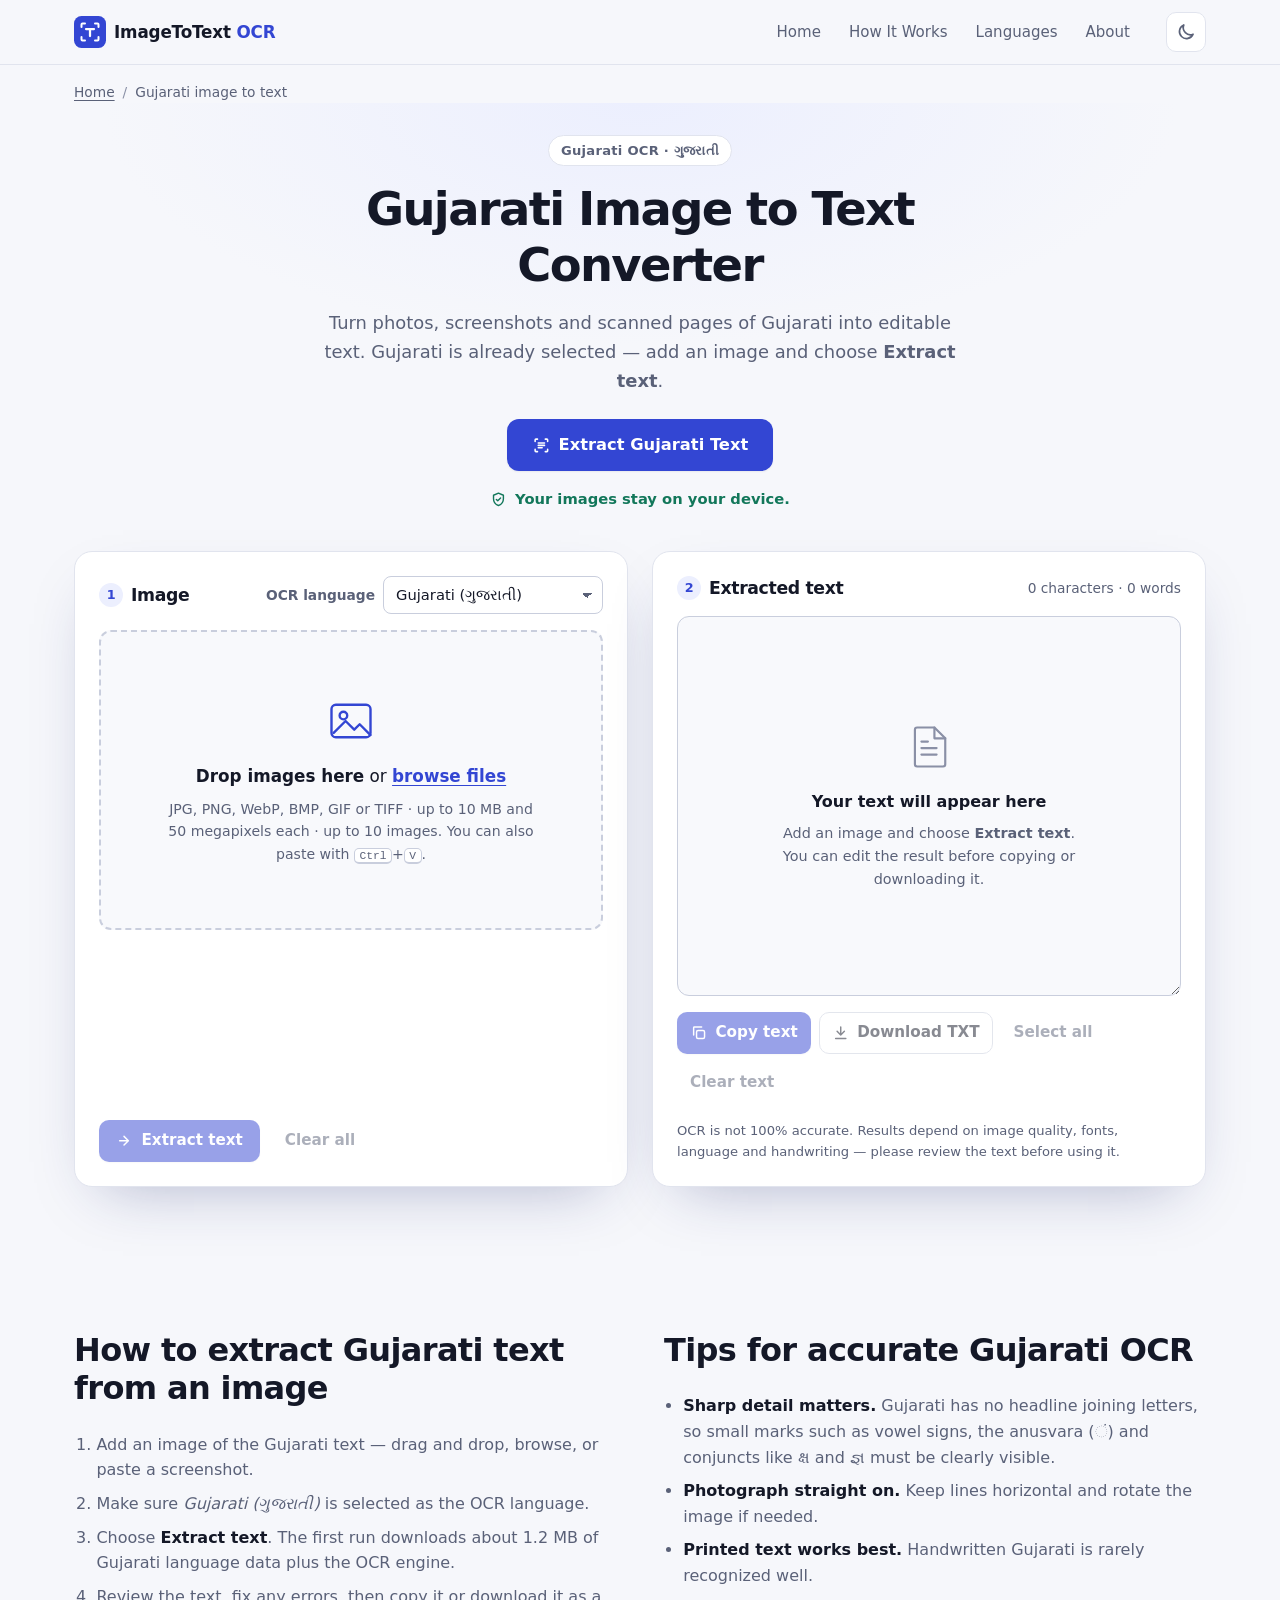
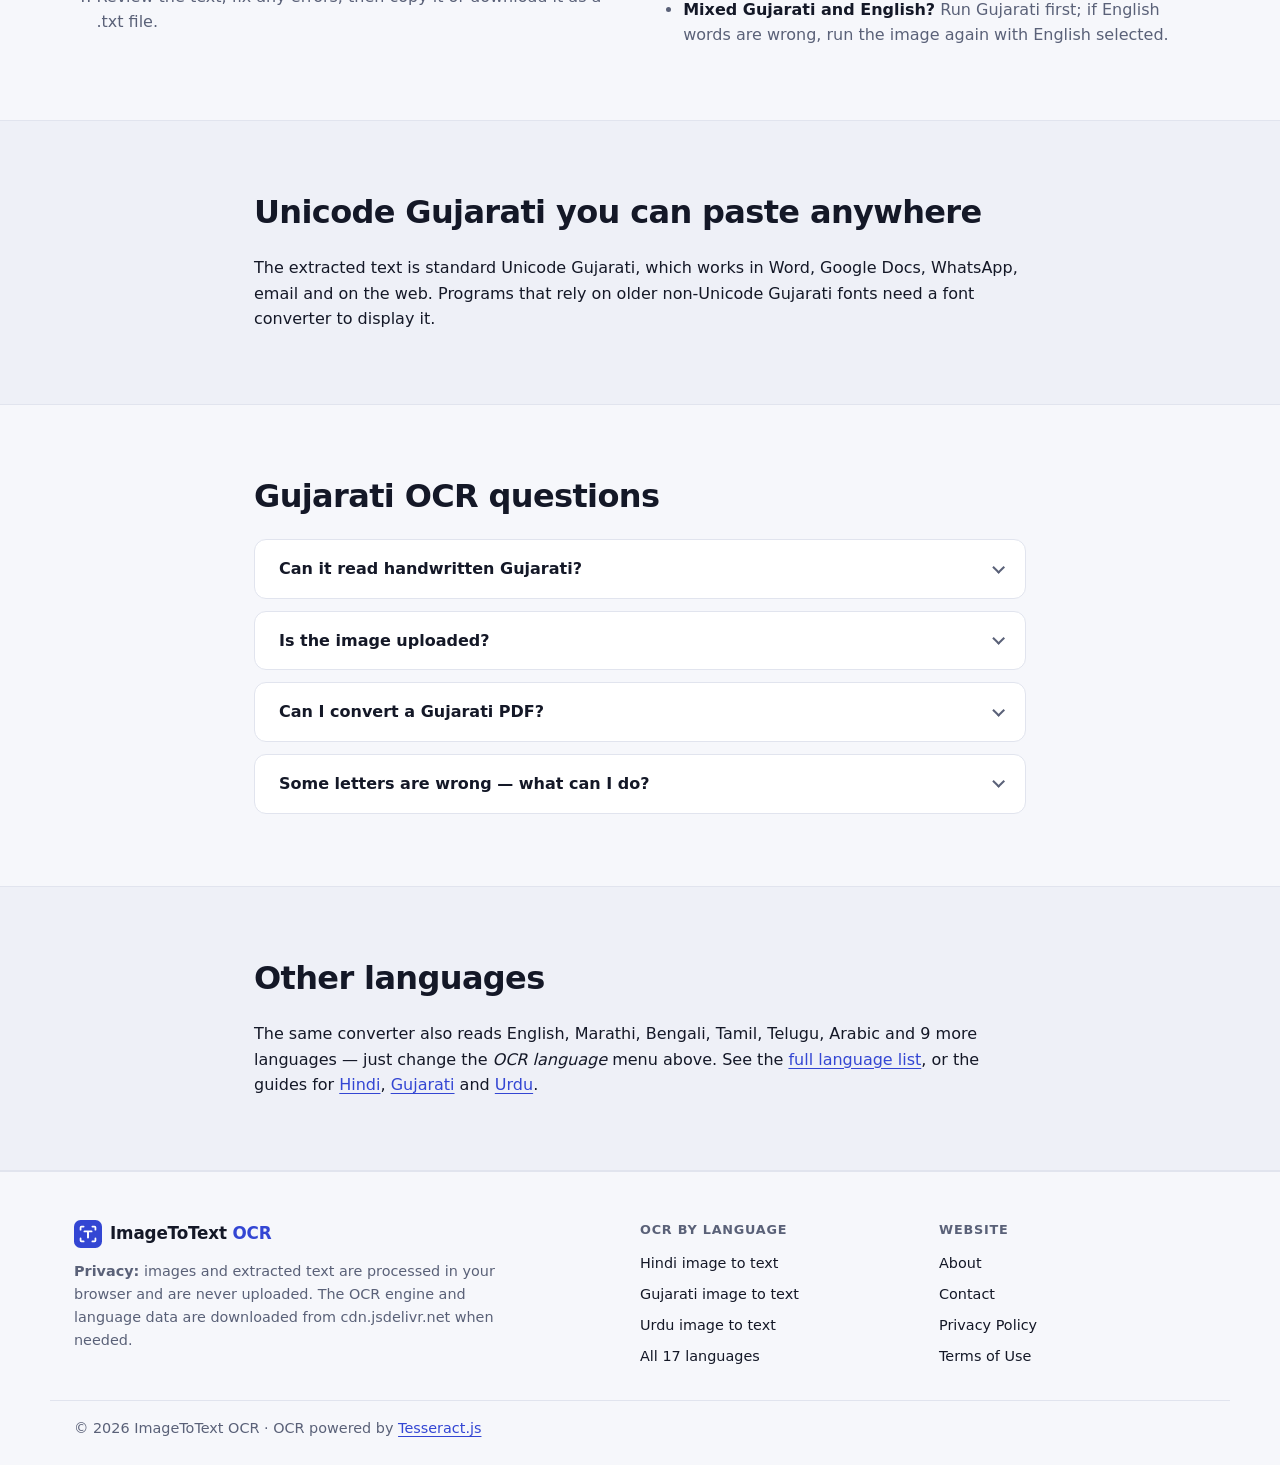
<file: gujarati-image-to-text.html>
<!doctype html>
<html lang="en" data-theme="light">
<head>
  <meta charset="utf-8">
  <meta name="viewport" content="width=device-width, initial-scale=1">
  <title>Gujarati Image to Text – Free Gujarati OCR | ImageToText OCR</title>
  <meta name="description" content="Convert Gujarati text in images, screenshots and scans into editable Unicode text for free. Gujarati OCR runs in your browser — no upload, no sign-up.">
  <meta name="robots" content="index, follow, max-image-preview:large">
  <link rel="canonical" href="https://imgtotextocr.com/gujarati-image-to-text">
  <meta name="theme-color" content="#f6f7fb" media="(prefers-color-scheme: light)">
  <meta name="theme-color" content="#0f1220" media="(prefers-color-scheme: dark)">
  <meta property="og:type" content="website">
  <meta property="og:site_name" content="ImageToText OCR">
  <meta property="og:title" content="Gujarati Image to Text – Free Gujarati OCR | ImageToText OCR">
  <meta property="og:description" content="Convert Gujarati text in images, screenshots and scans into editable Unicode text for free. Gujarati OCR runs in your browser — no upload, no sign-up.">
  <meta property="og:url" content="https://imgtotextocr.com/gujarati-image-to-text">
  <meta property="og:image" content="https://imgtotextocr.com/assets/og-image.jpg">
  <meta property="og:image:width" content="1200">
  <meta property="og:image:height" content="630">
  <meta property="og:image:alt" content="ImageToText OCR — free image to text converter that runs in your browser">
  <meta property="og:locale" content="en_US">
  <meta name="twitter:card" content="summary_large_image">
  <meta name="twitter:title" content="Gujarati Image to Text – Free Gujarati OCR | ImageToText OCR">
  <meta name="twitter:description" content="Convert Gujarati text in images, screenshots and scans into editable Unicode text for free. Gujarati OCR runs in your browser — no upload, no sign-up.">
  <meta name="twitter:image" content="https://imgtotextocr.com/assets/og-image.jpg">
  <link rel="icon" href="/favicon.ico" sizes="48x48">
  <link rel="icon" href="/assets/favicon.svg" type="image/svg+xml">
  <link rel="apple-touch-icon" href="/assets/apple-touch-icon.png">
  <link rel="preconnect" href="https://cdn.jsdelivr.net" crossorigin>
  <link rel="stylesheet" href="/css/style.css">
  <!-- Applies the saved theme before first paint to avoid a flash. -->
  <script src="/js/theme-init.js"></script>
  <link rel="modulepreload" href="/js/theme.js">
  <link rel="modulepreload" href="/js/ocr-engine.js">
  <link rel="modulepreload" href="/js/image-loader.js">
  <link rel="modulepreload" href="/js/utils.js">
  <link rel="modulepreload" href="/js/languages.js">
  <script type="module" src="/js/app.js"></script>
  <script src="/js/analytics.js"></script>
  <script async src="https://www.googletagmanager.com/gtag/js?id=G-B466MK3LQ1"></script>
  <script async src="https://pagead2.googlesyndication.com/pagead/js/adsbygoogle.js?client=ca-pub-7768945509942907"
     crossorigin="anonymous"></script>
  <script type="application/ld+json">
  {
    "@context": "https://schema.org",
    "@type": "WebPage",
    "name": "Gujarati Image to Text – Free Gujarati OCR | ImageToText OCR",
    "url": "https://imgtotextocr.com/gujarati-image-to-text",
    "description": "Convert Gujarati text in images, screenshots and scans into editable Unicode text for free. Gujarati OCR runs in your browser — no upload, no sign-up.",
    "inLanguage": "en",
    "isPartOf": {
      "@type": "WebSite",
      "name": "ImageToText OCR",
      "url": "https://imgtotextocr.com/"
    },
    "about": {
      "@type": "Language",
      "name": "Gujarati",
      "alternateName": [
        "ગુજરાતી",
        "gu"
      ]
    }
  }
  </script>
  <script type="application/ld+json">
  {
    "@context": "https://schema.org",
    "@type": "BreadcrumbList",
    "itemListElement": [
      {
        "@type": "ListItem",
        "position": 1,
        "name": "Home",
        "item": "https://imgtotextocr.com/"
      },
      {
        "@type": "ListItem",
        "position": 2,
        "name": "Gujarati image to text",
        "item": "https://imgtotextocr.com/gujarati-image-to-text"
      }
    ]
  }
  </script>
</head>
<body data-ocr-lang="guj">
  <a class="skip-link" href="#main">Skip to content</a>

  <header class="site-header">
    <div class="container header-inner">
      <a class="brand" href="/" aria-label="ImageToText OCR home">
        <img src="/assets/favicon.svg" alt="" width="32" height="32">
        <span>ImageToText <strong>OCR</strong></span>
      </a>
      <nav class="site-nav" aria-label="Primary">
        <a href="/">Home</a>
        <a href="/#how-it-works">How It Works</a>
        <a href="/#languages">Languages</a>
        <a href="/about">About</a>
      </nav>
      <button class="icon-btn theme-toggle" id="theme-toggle" type="button" aria-pressed="false" aria-label="Switch to dark mode" title="Toggle dark mode">
        <svg class="icon icon-moon" viewBox="0 0 24 24" aria-hidden="true"><path d="M20.5 14.6A8.5 8.5 0 0 1 9.4 3.5a8.5 8.5 0 1 0 11.1 11.1Z"/></svg>
        <svg class="icon icon-sun" viewBox="0 0 24 24" aria-hidden="true"><circle cx="12" cy="12" r="4.2"/><path d="M12 2.5v2.2M12 19.3v2.2M4.6 4.6l1.6 1.6M17.8 17.8l1.6 1.6M2.5 12h2.2M19.3 12h2.2M4.6 19.4l1.6-1.6M17.8 6.2l1.6-1.6"/></svg>
      </button>
    </div>
  </header>

  <main id="main">
    <nav class="breadcrumbs container" aria-label="Breadcrumb">
      <ol><li><a href="/">Home</a></li><li aria-current="page">Gujarati image to text</li></ol>
    </nav>

    <section class="hero" aria-labelledby="hero-title">
      <div class="container hero-inner">
        <p class="eyebrow">Gujarati OCR · <span lang="gu">ગુજરાતી</span></p>
        <h1 id="hero-title">Gujarati Image to Text Converter</h1>
        <p class="hero-lead">Turn photos, screenshots and scanned pages of Gujarati into editable text. Gujarati is already selected — add an image and choose <strong>Extract text</strong>.</p>
        <div class="hero-actions">
          <button class="btn btn-primary btn-lg" id="hero-cta" type="button">
            <svg class="icon" viewBox="0 0 24 24" aria-hidden="true"><path d="M4 7V5a1 1 0 0 1 1-1h2M17 4h2a1 1 0 0 1 1 1v2M20 17v2a1 1 0 0 1-1 1h-2M7 20H5a1 1 0 0 1-1-1v-2M8 9h8M8 12h8M8 15h5"/></svg>
            Extract Gujarati Text
          </button>
          <p class="privacy-pill">
            <svg class="icon" viewBox="0 0 24 24" aria-hidden="true"><path d="M12 3 5 6v5c0 4.4 3 8.3 7 9.5 4-1.2 7-5.1 7-9.5V6l-7-3Z"/><path d="m9 12 2 2 4-4"/></svg>
            Your images stay on your device.
          </p>
        </div>
      </div>
    </section>

    <section class="workspace-section" id="workspace" aria-label="Image to text converter" tabindex="-1">
      <div class="container">
        <div class="workspace">
          <!-- Left panel: image input -->
          <section class="panel panel-input" aria-labelledby="input-title">
            <div class="panel-head">
              <h2 id="input-title" class="panel-title"><span class="step-dot" aria-hidden="true">1</span> Image</h2>
              <div class="field-inline">
                <label for="language-select">OCR language</label>
                <select id="language-select" class="select">
                  <option value="eng">English</option>
                  <option value="hin">Hindi (हिन्दी)</option>
                  <option value="guj" selected>Gujarati (ગુજરાતી)</option>
                  <option value="urd">Urdu (اردو)</option>
                  <option value="mar">Marathi (मराठी)</option>
                  <option value="ben">Bengali (বাংলা)</option>
                  <option value="tam">Tamil (தமிழ்)</option>
                  <option value="tel">Telugu (తెలుగు)</option>
                  <option value="ara">Arabic (العربية)</option>
                  <option value="spa">Spanish (Español)</option>
                  <option value="fra">French (Français)</option>
                  <option value="deu">German (Deutsch)</option>
                  <option value="ita">Italian (Italiano)</option>
                  <option value="por">Portuguese (Português)</option>
                  <option value="rus">Russian (Русский)</option>
                  <option value="chi_sim">Chinese, Simplified (简体中文)</option>
                  <option value="jpn">Japanese (日本語)</option>
                </select>
              </div>
            </div>

            <label for="file-input" class="visually-hidden">Choose images</label>
            <input type="file" id="file-input" class="visually-hidden" multiple
                   accept=".jpg,.jpeg,.png,.webp,.bmp,.gif,.tif,.tiff,image/jpeg,image/png,image/webp,image/bmp,image/gif,image/tiff"
                   aria-describedby="dropzone-hint" tabindex="-1">

            <div class="dropzone" id="dropzone" role="button" tabindex="0" aria-describedby="dropzone-hint">
              <svg class="dropzone-icon" viewBox="0 0 48 48" aria-hidden="true"><rect x="6" y="9" width="36" height="30" rx="4"/><circle cx="17" cy="19" r="3.5"/><path d="m8 35 11-11 8 8 5-5 10 10"/></svg>
              <p class="dropzone-title"><strong>Drop images here</strong> or <span class="link-like">browse files</span></p>
              <p class="dropzone-hint" id="dropzone-hint">JPG, PNG, WebP, BMP, GIF or TIFF · up to 10&nbsp;MB and 50 megapixels each · up to 10 images. You can also paste with <kbd>Ctrl</kbd>+<kbd>V</kbd>.</p>
            </div>

            <div class="preview" id="preview" hidden>
              <figure class="preview-figure">
                <img id="preview-image" alt="">
                <div class="preview-loading" id="preview-loading" hidden><span class="spinner" aria-hidden="true"></span>Preparing preview…</div>
              </figure>
              <div class="preview-meta">
                <div class="file-info">
                  <p class="file-name" id="file-name"></p>
                  <p class="file-details" id="file-details"></p>
                </div>
                <div class="preview-tools" role="group" aria-label="Image tools">
                  <button class="icon-btn" id="rotate-left" type="button" aria-label="Rotate left" title="Rotate left">
                    <svg class="icon" viewBox="0 0 24 24" aria-hidden="true"><path d="M4 4v5h5"/><path d="M4.6 14a8 8 0 1 0 1.9-8.2L4 9"/></svg>
                  </button>
                  <button class="icon-btn" id="rotate-right" type="button" aria-label="Rotate right" title="Rotate right">
                    <svg class="icon" viewBox="0 0 24 24" aria-hidden="true"><path d="M20 4v5h-5"/><path d="M19.4 14a8 8 0 1 1-1.9-8.2L20 9"/></svg>
                  </button>
                  <button class="icon-btn" id="replace-image" type="button" aria-label="Replace image" title="Replace image">
                    <svg class="icon" viewBox="0 0 24 24" aria-hidden="true"><path d="M4 12a8 8 0 0 1 13.7-5.7L20 8.6M20 4v4.6h-4.6M20 12a8 8 0 0 1-13.7 5.7L4 15.4M4 20v-4.6h4.6"/></svg>
                  </button>
                  <button class="icon-btn icon-btn-danger" id="remove-image" type="button" aria-label="Remove image" title="Remove image">
                    <svg class="icon" viewBox="0 0 24 24" aria-hidden="true"><path d="M4 7h16M10 11v6M14 11v6M6 7l1 12a2 2 0 0 0 2 2h6a2 2 0 0 0 2-2l1-12M9 7V4h6v3"/></svg>
                  </button>
                </div>
              </div>

              <div class="queue" id="queue" hidden>
                <div class="queue-head">
                  <p class="queue-title" id="queue-title">Images</p>
                  <button class="btn btn-ghost btn-sm" id="add-more" type="button">+ Add images</button>
                </div>
                <ul class="queue-list" id="queue-list" aria-labelledby="queue-title"></ul>
              </div>

              <label class="check">
                <input type="checkbox" id="enhance-toggle">
                <span>Enhance image (grayscale + contrast) — can help with faint or coloured text</span>
              </label>
            </div>

            <div class="alert" id="input-alert" role="alert" hidden></div>

            <div class="progress-block" id="progress-block" hidden>
              <div class="progress-row">
                <p class="progress-label" id="progress-label">Preparing image</p>
                <p class="progress-value" id="progress-value">0%</p>
              </div>
              <div class="progress-track" id="progress-bar" role="progressbar" aria-labelledby="progress-label" aria-valuemin="0" aria-valuemax="100" aria-valuenow="0">
                <div class="progress-fill" id="progress-fill"></div>
              </div>
              <p class="progress-batch" id="progress-batch" hidden></p>
            </div>

            <div class="panel-actions">
              <button class="btn btn-primary" id="extract-btn" type="button" disabled>
                <svg class="icon" viewBox="0 0 24 24" aria-hidden="true"><path d="M5 12h10M11 6l6 6-6 6"/></svg>
                <span id="extract-label">Extract text</span>
              </button>
              <button class="btn btn-secondary" id="retry-btn" type="button" hidden>Retry</button>
              <button class="btn btn-secondary" id="cancel-btn" type="button" hidden>Cancel</button>
              <button class="btn btn-ghost" id="clear-all-btn" type="button" disabled>Clear all</button>
            </div>
          </section>

          <!-- Right panel: extracted text -->
          <section class="panel panel-output" aria-labelledby="output-title">
            <div class="panel-head">
              <h2 id="output-title" class="panel-title"><span class="step-dot" aria-hidden="true">2</span> Extracted text</h2>
              <p class="counts" aria-live="polite"><span id="char-count">0</span> characters · <span id="word-count">0</span> words</p>
            </div>

            <div class="editor">
              <label for="output-text" class="visually-hidden">Extracted text (editable)</label>
              <textarea id="output-text" class="editor-textarea" spellcheck="false" dir="auto"></textarea>
              <div class="empty-state" id="empty-state">
                <svg viewBox="0 0 48 48" aria-hidden="true"><path d="M13 6h16l10 10v24a2 2 0 0 1-2 2H13a2 2 0 0 1-2-2V8a2 2 0 0 1 2-2Z"/><path d="M29 6v10h10M17 25h14M17 31h14M17 19h6"/></svg>
                <p class="empty-title" id="empty-title">Your text will appear here</p>
                <p class="empty-text" id="empty-text">Add an image and choose <strong>Extract text</strong>. You can edit the result before copying or downloading it.</p>
              </div>
            </div>

            <div class="panel-actions output-actions">
              <button class="btn btn-primary" id="copy-btn" type="button" disabled>
                <svg class="icon" viewBox="0 0 24 24" aria-hidden="true"><rect x="9" y="9" width="11" height="11" rx="2"/><path d="M5 15V5a1 1 0 0 1 1-1h10"/></svg>
                Copy text
              </button>
              <button class="btn btn-secondary" id="download-btn" type="button" disabled>
                <svg class="icon" viewBox="0 0 24 24" aria-hidden="true"><path d="M12 4v11M7 10l5 5 5-5M5 20h14"/></svg>
                Download TXT
              </button>
              <button class="btn btn-ghost" id="select-btn" type="button" disabled>Select all</button>
              <button class="btn btn-ghost" id="clear-text-btn" type="button" disabled>Clear text</button>
            </div>
            <p class="accuracy-note">OCR is not 100% accurate. Results depend on image quality, fonts, language and handwriting — please review the text before using it.</p>
          </section>
        </div>
      </div>
    </section>

    <aside class="ad-slot" data-ad-slot="gujarati-image-to-text-after-workspace" aria-label="Advertisement" hidden>
      <div class="container">
        <p class="ad-label">Advertisement</p>
        <div class="ad-slot-inner"></div>
      </div>
    </aside>

    <section class="section" id="how-it-works" aria-labelledby="how-title">
      <div class="container two-col">
        <div>
          <h2 id="how-title" class="section-title">How to extract Gujarati text from an image</h2>
          <ol class="bullet-list numbered">
            <li>Add an image of the Gujarati text — drag and drop, browse, or paste a screenshot.</li>
            <li>Make sure <em>Gujarati (ગુજરાતી)</em> is selected as the OCR language.</li>
            <li>Choose <strong>Extract text</strong>. The first run downloads about 1.2&nbsp;MB of Gujarati language data plus the OCR engine.</li>
            <li>Review the text, fix any errors, then copy it or download it as a .txt file.</li>
          </ol>
        </div>
        <div>
          <h2 class="section-title">Tips for accurate Gujarati OCR</h2>
          <ul class="bullet-list">
            <li><strong>Sharp detail matters.</strong> Gujarati has no headline joining letters, so small marks such as vowel signs, the anusvara (ં) and conjuncts like ક્ષ and જ્ઞ must be clearly visible.</li>
            <li><strong>Photograph straight on.</strong> Keep lines horizontal and rotate the image if needed.</li>
            <li><strong>Printed text works best.</strong> Handwritten Gujarati is rarely recognized well.</li>
            <li><strong>Mixed Gujarati and English?</strong> Run Gujarati first; if English words are wrong, run the image again with English selected.</li>
          </ul>
        </div>
      </div>
    </section>

    <section class="section section-alt" aria-labelledby="unicode-title">
      <div class="container narrow">
        <h2 id="unicode-title" class="section-title">Unicode Gujarati you can paste anywhere</h2>
        <p>The extracted text is standard Unicode Gujarati, which works in Word, Google Docs, WhatsApp, email and on the web. Programs that rely on older non-Unicode Gujarati fonts need a font converter to display it.</p>
      </div>
    </section>

    <section class="section" id="faq" aria-labelledby="faq-title">
      <div class="container narrow">
        <h2 id="faq-title" class="section-title">Gujarati OCR questions</h2>
        <div class="faq">
          <details>
            <summary>Can it read handwritten Gujarati?</summary>
            <p>Usually not well. The Gujarati model is trained on printed text, so expect errors with handwriting.</p>
          </details>
          <details>
            <summary>Is the image uploaded?</summary>
            <p>No. OCR runs in your browser. Only the open-source OCR engine and the Gujarati language file are downloaded from the jsDelivr CDN.</p>
          </details>
          <details>
            <summary>Can I convert a Gujarati PDF?</summary>
            <p>Save each page as an image (PNG or JPG) first, then add the images — up to 10 at a time — and the text is combined into one result.</p>
          </details>
          <details>
            <summary>Some letters are wrong — what can I do?</summary>
            <p>Use a larger, sharper image, crop out everything except the text, and try <em>Enhance image</em> for faint or coloured text.</p>
          </details>
        </div>
      </div>
    </section>

    <section class="section section-alt" aria-labelledby="more-title">
      <div class="container narrow">
        <h2 id="more-title" class="section-title">Other languages</h2>
        <p>The same converter also reads English, Marathi, Bengali, Tamil, Telugu, Arabic and 9 more languages — just change the <em>OCR language</em> menu above. See the <a href="/#languages">full language list</a>, or the guides for <a href="/hindi-image-to-text">Hindi</a>, <a href="/gujarati-image-to-text">Gujarati</a> and <a href="/urdu-image-to-text">Urdu</a>.</p>
      </div>
    </section>
  </main>

  <footer class="site-footer">
    <div class="container footer-grid">
      <div class="footer-about">
        <a class="brand" href="/">
          <img src="/assets/favicon.svg" alt="" width="28" height="28" loading="lazy">
          <span>ImageToText <strong>OCR</strong></span>
        </a>
        <p class="muted"><strong>Privacy:</strong> images and extracted text are processed in your browser and are never uploaded. The OCR engine and language data are downloaded from cdn.jsdelivr.net when needed.</p>
      </div>
      <nav class="footer-nav" aria-label="OCR by language">
        <p class="footer-title">OCR by language</p>
        <ul>
          <li><a href="/hindi-image-to-text">Hindi image to text</a></li>
          <li><a href="/gujarati-image-to-text">Gujarati image to text</a></li>
          <li><a href="/urdu-image-to-text">Urdu image to text</a></li>
          <li><a href="/#languages">All 17 languages</a></li>
        </ul>
      </nav>
      <nav class="footer-nav" aria-label="Website">
        <p class="footer-title">Website</p>
        <ul>
          <li><a href="/about">About</a></li>
          <li><a href="/contact">Contact</a></li>
          <li><a href="/privacy">Privacy Policy</a></li>
          <li><a href="/terms">Terms of Use</a></li>
        </ul>
      </nav>
    </div>
    <div class="container footer-bottom">
      <p class="muted">© <span id="year">2026</span> ImageToText OCR · OCR powered by <a href="https://github.com/naptha/tesseract.js" rel="noopener noreferrer" target="_blank">Tesseract.js</a></p>
    </div>
  </footer>

  <div class="toast-region" id="toast-region" role="status" aria-live="polite" aria-atomic="true"></div>
</body>
</html>
</file>
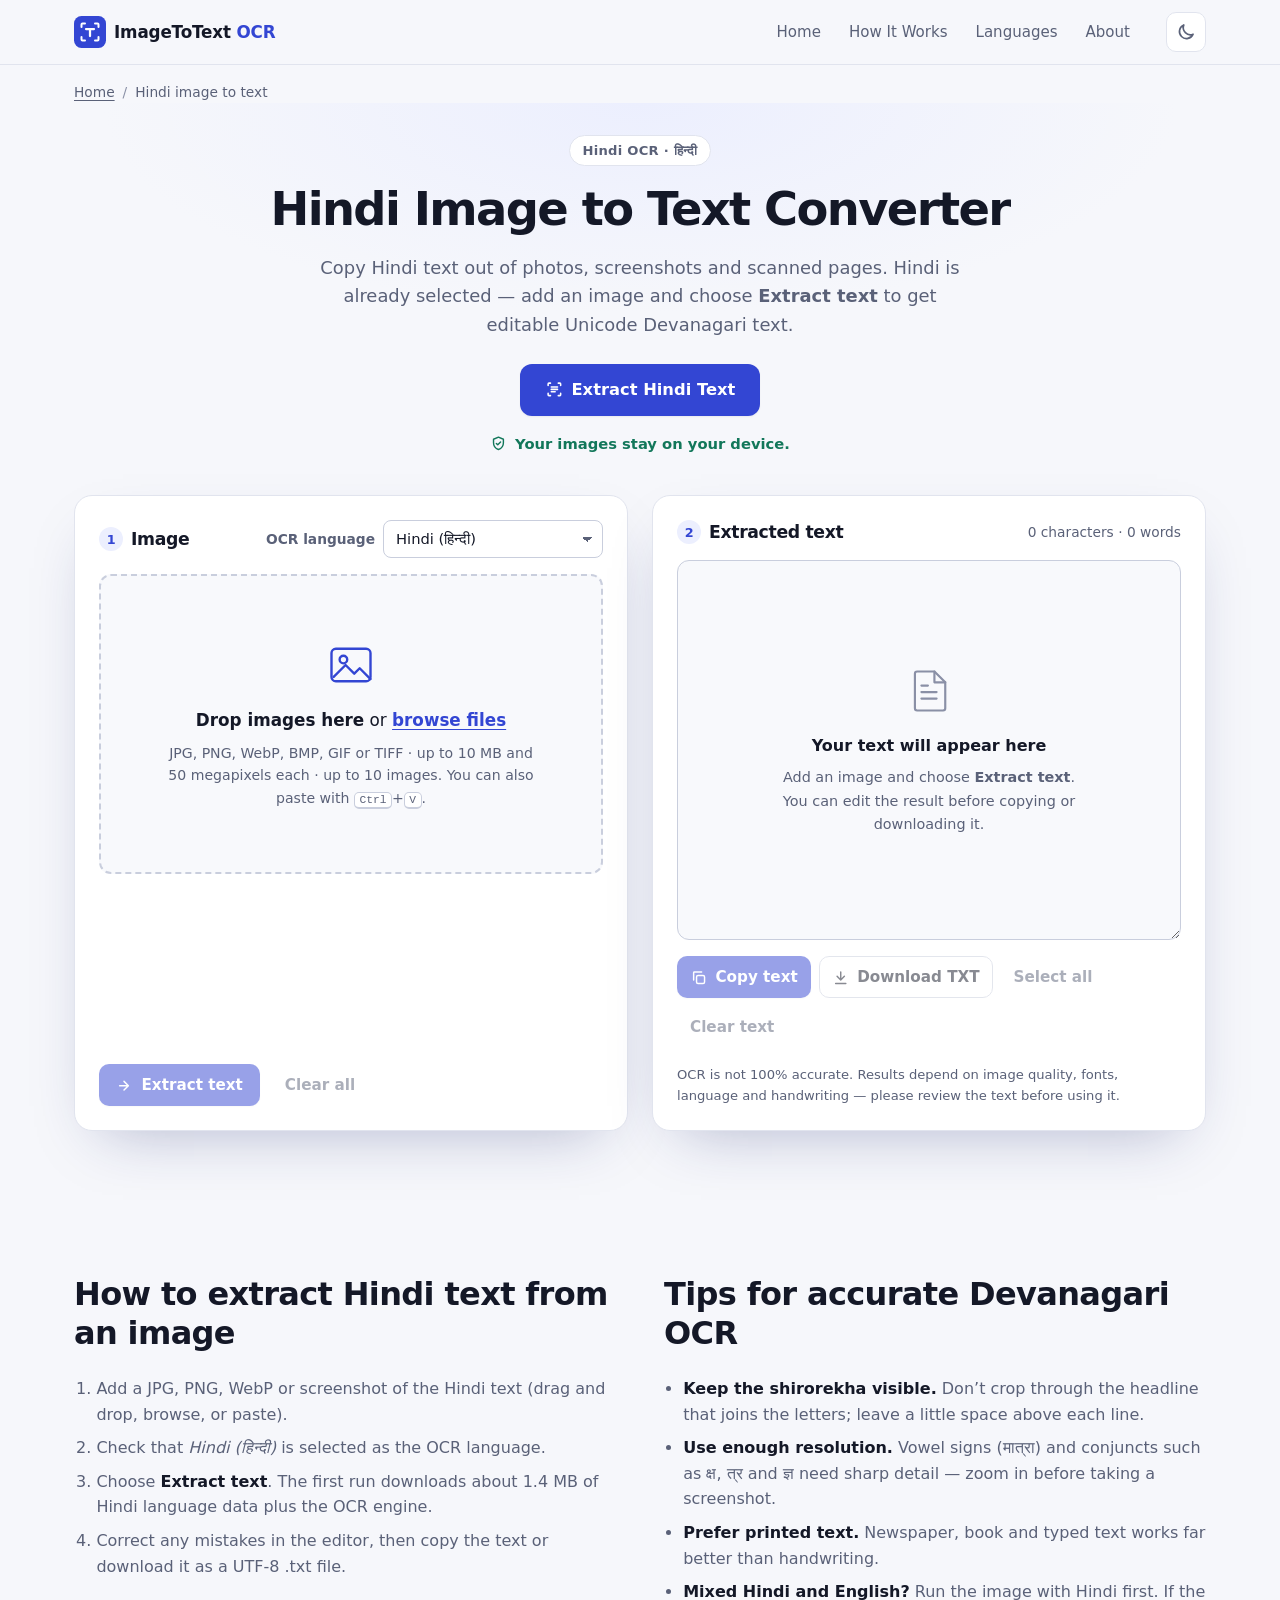
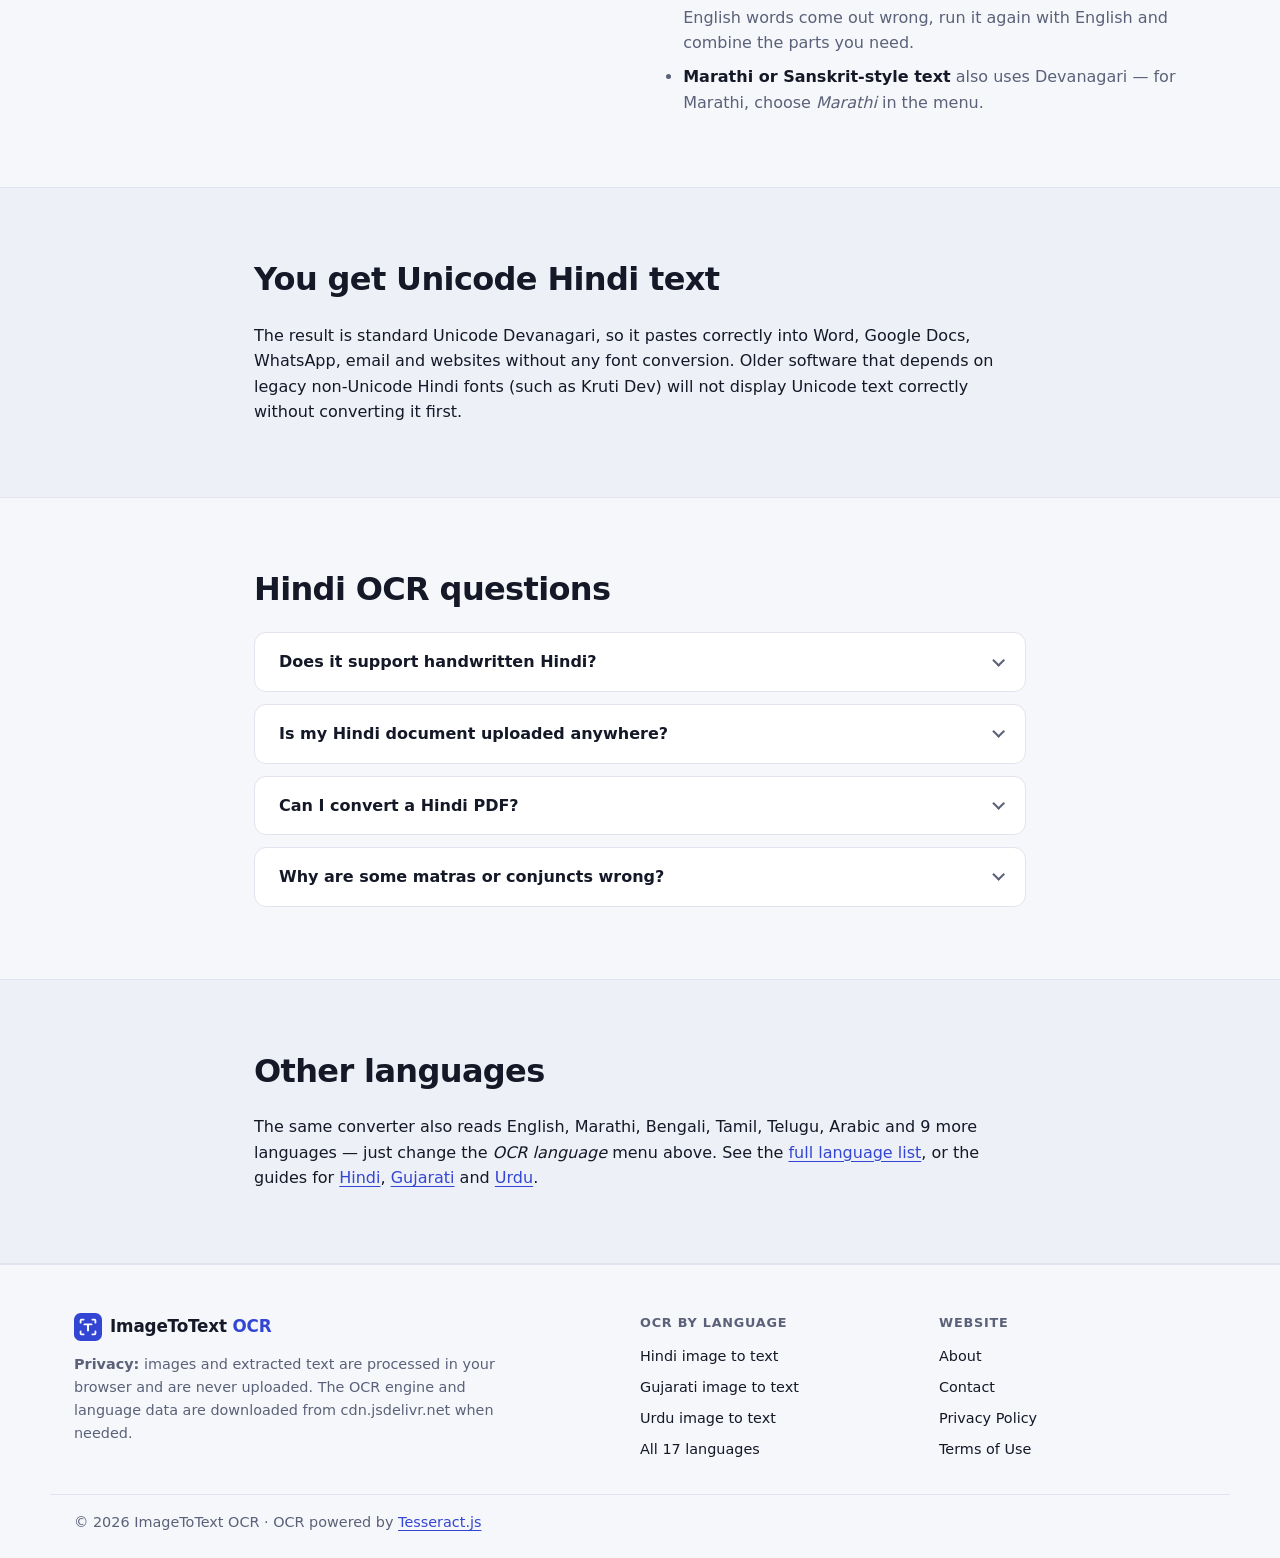
<file: hindi-image-to-text.html>
<!doctype html>
<html lang="en" data-theme="light">
<head>
  <meta charset="utf-8">
  <meta name="viewport" content="width=device-width, initial-scale=1">
  <title>Hindi Image to Text – Free Hindi OCR | ImageToText OCR</title>
  <meta name="description" content="Extract Hindi (Devanagari) text from images, screenshots and scanned pages for free. Hindi OCR runs in your browser, so your images stay on your device.">
  <meta name="robots" content="index, follow, max-image-preview:large">
  <link rel="canonical" href="https://imgtotextocr.com/hindi-image-to-text">
  <meta name="theme-color" content="#f6f7fb" media="(prefers-color-scheme: light)">
  <meta name="theme-color" content="#0f1220" media="(prefers-color-scheme: dark)">
  <meta property="og:type" content="website">
  <meta property="og:site_name" content="ImageToText OCR">
  <meta property="og:title" content="Hindi Image to Text – Free Hindi OCR | ImageToText OCR">
  <meta property="og:description" content="Extract Hindi (Devanagari) text from images, screenshots and scanned pages for free. Hindi OCR runs in your browser, so your images stay on your device.">
  <meta property="og:url" content="https://imgtotextocr.com/hindi-image-to-text">
  <meta property="og:image" content="https://imgtotextocr.com/assets/og-image.jpg">
  <meta property="og:image:width" content="1200">
  <meta property="og:image:height" content="630">
  <meta property="og:image:alt" content="ImageToText OCR — free image to text converter that runs in your browser">
  <meta property="og:locale" content="en_US">
  <meta name="twitter:card" content="summary_large_image">
  <meta name="twitter:title" content="Hindi Image to Text – Free Hindi OCR | ImageToText OCR">
  <meta name="twitter:description" content="Extract Hindi (Devanagari) text from images, screenshots and scanned pages for free. Hindi OCR runs in your browser, so your images stay on your device.">
  <meta name="twitter:image" content="https://imgtotextocr.com/assets/og-image.jpg">
  <link rel="icon" href="/favicon.ico" sizes="48x48">
  <link rel="icon" href="/assets/favicon.svg" type="image/svg+xml">
  <link rel="apple-touch-icon" href="/assets/apple-touch-icon.png">
  <link rel="preconnect" href="https://cdn.jsdelivr.net" crossorigin>
  <link rel="stylesheet" href="/css/style.css">
  <!-- Applies the saved theme before first paint to avoid a flash. -->
  <script src="/js/theme-init.js"></script>
  <link rel="modulepreload" href="/js/theme.js">
  <link rel="modulepreload" href="/js/ocr-engine.js">
  <link rel="modulepreload" href="/js/image-loader.js">
  <link rel="modulepreload" href="/js/utils.js">
  <link rel="modulepreload" href="/js/languages.js">
  <script type="module" src="/js/app.js"></script>
  <script src="/js/analytics.js"></script>
  <script async src="https://www.googletagmanager.com/gtag/js?id=G-B466MK3LQ1"></script>
  <script async src="https://pagead2.googlesyndication.com/pagead/js/adsbygoogle.js?client=ca-pub-7768945509942907"
     crossorigin="anonymous"></script>
  <script type="application/ld+json">
  {
    "@context": "https://schema.org",
    "@type": "WebPage",
    "name": "Hindi Image to Text – Free Hindi OCR | ImageToText OCR",
    "url": "https://imgtotextocr.com/hindi-image-to-text",
    "description": "Extract Hindi (Devanagari) text from images, screenshots and scanned pages for free. Hindi OCR runs in your browser, so your images stay on your device.",
    "inLanguage": "en",
    "isPartOf": {
      "@type": "WebSite",
      "name": "ImageToText OCR",
      "url": "https://imgtotextocr.com/"
    },
    "about": {
      "@type": "Language",
      "name": "Hindi",
      "alternateName": [
        "हिन्दी",
        "hi"
      ]
    }
  }
  </script>
  <script type="application/ld+json">
  {
    "@context": "https://schema.org",
    "@type": "BreadcrumbList",
    "itemListElement": [
      {
        "@type": "ListItem",
        "position": 1,
        "name": "Home",
        "item": "https://imgtotextocr.com/"
      },
      {
        "@type": "ListItem",
        "position": 2,
        "name": "Hindi image to text",
        "item": "https://imgtotextocr.com/hindi-image-to-text"
      }
    ]
  }
  </script>
</head>
<body data-ocr-lang="hin">
  <a class="skip-link" href="#main">Skip to content</a>

  <header class="site-header">
    <div class="container header-inner">
      <a class="brand" href="/" aria-label="ImageToText OCR home">
        <img src="/assets/favicon.svg" alt="" width="32" height="32">
        <span>ImageToText <strong>OCR</strong></span>
      </a>
      <nav class="site-nav" aria-label="Primary">
        <a href="/">Home</a>
        <a href="/#how-it-works">How It Works</a>
        <a href="/#languages">Languages</a>
        <a href="/about">About</a>
      </nav>
      <button class="icon-btn theme-toggle" id="theme-toggle" type="button" aria-pressed="false" aria-label="Switch to dark mode" title="Toggle dark mode">
        <svg class="icon icon-moon" viewBox="0 0 24 24" aria-hidden="true"><path d="M20.5 14.6A8.5 8.5 0 0 1 9.4 3.5a8.5 8.5 0 1 0 11.1 11.1Z"/></svg>
        <svg class="icon icon-sun" viewBox="0 0 24 24" aria-hidden="true"><circle cx="12" cy="12" r="4.2"/><path d="M12 2.5v2.2M12 19.3v2.2M4.6 4.6l1.6 1.6M17.8 17.8l1.6 1.6M2.5 12h2.2M19.3 12h2.2M4.6 19.4l1.6-1.6M17.8 6.2l1.6-1.6"/></svg>
      </button>
    </div>
  </header>

  <main id="main">
    <nav class="breadcrumbs container" aria-label="Breadcrumb">
      <ol><li><a href="/">Home</a></li><li aria-current="page">Hindi image to text</li></ol>
    </nav>

    <section class="hero" aria-labelledby="hero-title">
      <div class="container hero-inner">
        <p class="eyebrow">Hindi OCR · <span lang="hi">हिन्दी</span></p>
        <h1 id="hero-title">Hindi Image to Text Converter</h1>
        <p class="hero-lead">Copy Hindi text out of photos, screenshots and scanned pages. Hindi is already selected — add an image and choose <strong>Extract text</strong> to get editable Unicode Devanagari text.</p>
        <div class="hero-actions">
          <button class="btn btn-primary btn-lg" id="hero-cta" type="button">
            <svg class="icon" viewBox="0 0 24 24" aria-hidden="true"><path d="M4 7V5a1 1 0 0 1 1-1h2M17 4h2a1 1 0 0 1 1 1v2M20 17v2a1 1 0 0 1-1 1h-2M7 20H5a1 1 0 0 1-1-1v-2M8 9h8M8 12h8M8 15h5"/></svg>
            Extract Hindi Text
          </button>
          <p class="privacy-pill">
            <svg class="icon" viewBox="0 0 24 24" aria-hidden="true"><path d="M12 3 5 6v5c0 4.4 3 8.3 7 9.5 4-1.2 7-5.1 7-9.5V6l-7-3Z"/><path d="m9 12 2 2 4-4"/></svg>
            Your images stay on your device.
          </p>
        </div>
      </div>
    </section>

    <section class="workspace-section" id="workspace" aria-label="Image to text converter" tabindex="-1">
      <div class="container">
        <div class="workspace">
          <!-- Left panel: image input -->
          <section class="panel panel-input" aria-labelledby="input-title">
            <div class="panel-head">
              <h2 id="input-title" class="panel-title"><span class="step-dot" aria-hidden="true">1</span> Image</h2>
              <div class="field-inline">
                <label for="language-select">OCR language</label>
                <select id="language-select" class="select">
                  <option value="eng">English</option>
                  <option value="hin" selected>Hindi (हिन्दी)</option>
                  <option value="guj">Gujarati (ગુજરાતી)</option>
                  <option value="urd">Urdu (اردو)</option>
                  <option value="mar">Marathi (मराठी)</option>
                  <option value="ben">Bengali (বাংলা)</option>
                  <option value="tam">Tamil (தமிழ்)</option>
                  <option value="tel">Telugu (తెలుగు)</option>
                  <option value="ara">Arabic (العربية)</option>
                  <option value="spa">Spanish (Español)</option>
                  <option value="fra">French (Français)</option>
                  <option value="deu">German (Deutsch)</option>
                  <option value="ita">Italian (Italiano)</option>
                  <option value="por">Portuguese (Português)</option>
                  <option value="rus">Russian (Русский)</option>
                  <option value="chi_sim">Chinese, Simplified (简体中文)</option>
                  <option value="jpn">Japanese (日本語)</option>
                </select>
              </div>
            </div>

            <label for="file-input" class="visually-hidden">Choose images</label>
            <input type="file" id="file-input" class="visually-hidden" multiple
                   accept=".jpg,.jpeg,.png,.webp,.bmp,.gif,.tif,.tiff,image/jpeg,image/png,image/webp,image/bmp,image/gif,image/tiff"
                   aria-describedby="dropzone-hint" tabindex="-1">

            <div class="dropzone" id="dropzone" role="button" tabindex="0" aria-describedby="dropzone-hint">
              <svg class="dropzone-icon" viewBox="0 0 48 48" aria-hidden="true"><rect x="6" y="9" width="36" height="30" rx="4"/><circle cx="17" cy="19" r="3.5"/><path d="m8 35 11-11 8 8 5-5 10 10"/></svg>
              <p class="dropzone-title"><strong>Drop images here</strong> or <span class="link-like">browse files</span></p>
              <p class="dropzone-hint" id="dropzone-hint">JPG, PNG, WebP, BMP, GIF or TIFF · up to 10&nbsp;MB and 50 megapixels each · up to 10 images. You can also paste with <kbd>Ctrl</kbd>+<kbd>V</kbd>.</p>
            </div>

            <div class="preview" id="preview" hidden>
              <figure class="preview-figure">
                <img id="preview-image" alt="">
                <div class="preview-loading" id="preview-loading" hidden><span class="spinner" aria-hidden="true"></span>Preparing preview…</div>
              </figure>
              <div class="preview-meta">
                <div class="file-info">
                  <p class="file-name" id="file-name"></p>
                  <p class="file-details" id="file-details"></p>
                </div>
                <div class="preview-tools" role="group" aria-label="Image tools">
                  <button class="icon-btn" id="rotate-left" type="button" aria-label="Rotate left" title="Rotate left">
                    <svg class="icon" viewBox="0 0 24 24" aria-hidden="true"><path d="M4 4v5h5"/><path d="M4.6 14a8 8 0 1 0 1.9-8.2L4 9"/></svg>
                  </button>
                  <button class="icon-btn" id="rotate-right" type="button" aria-label="Rotate right" title="Rotate right">
                    <svg class="icon" viewBox="0 0 24 24" aria-hidden="true"><path d="M20 4v5h-5"/><path d="M19.4 14a8 8 0 1 1-1.9-8.2L20 9"/></svg>
                  </button>
                  <button class="icon-btn" id="replace-image" type="button" aria-label="Replace image" title="Replace image">
                    <svg class="icon" viewBox="0 0 24 24" aria-hidden="true"><path d="M4 12a8 8 0 0 1 13.7-5.7L20 8.6M20 4v4.6h-4.6M20 12a8 8 0 0 1-13.7 5.7L4 15.4M4 20v-4.6h4.6"/></svg>
                  </button>
                  <button class="icon-btn icon-btn-danger" id="remove-image" type="button" aria-label="Remove image" title="Remove image">
                    <svg class="icon" viewBox="0 0 24 24" aria-hidden="true"><path d="M4 7h16M10 11v6M14 11v6M6 7l1 12a2 2 0 0 0 2 2h6a2 2 0 0 0 2-2l1-12M9 7V4h6v3"/></svg>
                  </button>
                </div>
              </div>

              <div class="queue" id="queue" hidden>
                <div class="queue-head">
                  <p class="queue-title" id="queue-title">Images</p>
                  <button class="btn btn-ghost btn-sm" id="add-more" type="button">+ Add images</button>
                </div>
                <ul class="queue-list" id="queue-list" aria-labelledby="queue-title"></ul>
              </div>

              <label class="check">
                <input type="checkbox" id="enhance-toggle">
                <span>Enhance image (grayscale + contrast) — can help with faint or coloured text</span>
              </label>
            </div>

            <div class="alert" id="input-alert" role="alert" hidden></div>

            <div class="progress-block" id="progress-block" hidden>
              <div class="progress-row">
                <p class="progress-label" id="progress-label">Preparing image</p>
                <p class="progress-value" id="progress-value">0%</p>
              </div>
              <div class="progress-track" id="progress-bar" role="progressbar" aria-labelledby="progress-label" aria-valuemin="0" aria-valuemax="100" aria-valuenow="0">
                <div class="progress-fill" id="progress-fill"></div>
              </div>
              <p class="progress-batch" id="progress-batch" hidden></p>
            </div>

            <div class="panel-actions">
              <button class="btn btn-primary" id="extract-btn" type="button" disabled>
                <svg class="icon" viewBox="0 0 24 24" aria-hidden="true"><path d="M5 12h10M11 6l6 6-6 6"/></svg>
                <span id="extract-label">Extract text</span>
              </button>
              <button class="btn btn-secondary" id="retry-btn" type="button" hidden>Retry</button>
              <button class="btn btn-secondary" id="cancel-btn" type="button" hidden>Cancel</button>
              <button class="btn btn-ghost" id="clear-all-btn" type="button" disabled>Clear all</button>
            </div>
          </section>

          <!-- Right panel: extracted text -->
          <section class="panel panel-output" aria-labelledby="output-title">
            <div class="panel-head">
              <h2 id="output-title" class="panel-title"><span class="step-dot" aria-hidden="true">2</span> Extracted text</h2>
              <p class="counts" aria-live="polite"><span id="char-count">0</span> characters · <span id="word-count">0</span> words</p>
            </div>

            <div class="editor">
              <label for="output-text" class="visually-hidden">Extracted text (editable)</label>
              <textarea id="output-text" class="editor-textarea" spellcheck="false" dir="auto"></textarea>
              <div class="empty-state" id="empty-state">
                <svg viewBox="0 0 48 48" aria-hidden="true"><path d="M13 6h16l10 10v24a2 2 0 0 1-2 2H13a2 2 0 0 1-2-2V8a2 2 0 0 1 2-2Z"/><path d="M29 6v10h10M17 25h14M17 31h14M17 19h6"/></svg>
                <p class="empty-title" id="empty-title">Your text will appear here</p>
                <p class="empty-text" id="empty-text">Add an image and choose <strong>Extract text</strong>. You can edit the result before copying or downloading it.</p>
              </div>
            </div>

            <div class="panel-actions output-actions">
              <button class="btn btn-primary" id="copy-btn" type="button" disabled>
                <svg class="icon" viewBox="0 0 24 24" aria-hidden="true"><rect x="9" y="9" width="11" height="11" rx="2"/><path d="M5 15V5a1 1 0 0 1 1-1h10"/></svg>
                Copy text
              </button>
              <button class="btn btn-secondary" id="download-btn" type="button" disabled>
                <svg class="icon" viewBox="0 0 24 24" aria-hidden="true"><path d="M12 4v11M7 10l5 5 5-5M5 20h14"/></svg>
                Download TXT
              </button>
              <button class="btn btn-ghost" id="select-btn" type="button" disabled>Select all</button>
              <button class="btn btn-ghost" id="clear-text-btn" type="button" disabled>Clear text</button>
            </div>
            <p class="accuracy-note">OCR is not 100% accurate. Results depend on image quality, fonts, language and handwriting — please review the text before using it.</p>
          </section>
        </div>
      </div>
    </section>

    <aside class="ad-slot" data-ad-slot="hindi-image-to-text-after-workspace" aria-label="Advertisement" hidden>
      <div class="container">
        <p class="ad-label">Advertisement</p>
        <div class="ad-slot-inner"></div>
      </div>
    </aside>

    <section class="section" id="how-it-works" aria-labelledby="how-title">
      <div class="container two-col">
        <div>
          <h2 id="how-title" class="section-title">How to extract Hindi text from an image</h2>
          <ol class="bullet-list numbered">
            <li>Add a JPG, PNG, WebP or screenshot of the Hindi text (drag and drop, browse, or paste).</li>
            <li>Check that <em>Hindi (हिन्दी)</em> is selected as the OCR language.</li>
            <li>Choose <strong>Extract text</strong>. The first run downloads about 1.4&nbsp;MB of Hindi language data plus the OCR engine.</li>
            <li>Correct any mistakes in the editor, then copy the text or download it as a UTF-8 .txt file.</li>
          </ol>
        </div>
        <div>
          <h2 class="section-title">Tips for accurate Devanagari OCR</h2>
          <ul class="bullet-list">
            <li><strong>Keep the shirorekha visible.</strong> Don’t crop through the headline that joins the letters; leave a little space above each line.</li>
            <li><strong>Use enough resolution.</strong> Vowel signs (मात्रा) and conjuncts such as क्ष, त्र and ज्ञ need sharp detail — zoom in before taking a screenshot.</li>
            <li><strong>Prefer printed text.</strong> Newspaper, book and typed text works far better than handwriting.</li>
            <li><strong>Mixed Hindi and English?</strong> Run the image with Hindi first. If the English words come out wrong, run it again with English and combine the parts you need.</li>
            <li><strong>Marathi or Sanskrit-style text</strong> also uses Devanagari — for Marathi, choose <em>Marathi</em> in the menu.</li>
          </ul>
        </div>
      </div>
    </section>

    <section class="section section-alt" aria-labelledby="unicode-title">
      <div class="container narrow">
        <h2 id="unicode-title" class="section-title">You get Unicode Hindi text</h2>
        <p>The result is standard Unicode Devanagari, so it pastes correctly into Word, Google Docs, WhatsApp, email and websites without any font conversion. Older software that depends on legacy non-Unicode Hindi fonts (such as Kruti Dev) will not display Unicode text correctly without converting it first.</p>
      </div>
    </section>

    <section class="section" id="faq" aria-labelledby="faq-title">
      <div class="container narrow">
        <h2 id="faq-title" class="section-title">Hindi OCR questions</h2>
        <div class="faq">
          <details>
            <summary>Does it support handwritten Hindi?</summary>
            <p>Not reliably. The Hindi model is trained on printed text; neat handwriting may partly work, but expect many errors.</p>
          </details>
          <details>
            <summary>Is my Hindi document uploaded anywhere?</summary>
            <p>No. The image is processed in your browser. Only the OCR engine and the Hindi language file are downloaded from the jsDelivr CDN.</p>
          </details>
          <details>
            <summary>Can I convert a Hindi PDF?</summary>
            <p>Export or screenshot each PDF page as an image (PNG or JPG) first, then add the images here — up to 10 at a time.</p>
          </details>
          <details>
            <summary>Why are some matras or conjuncts wrong?</summary>
            <p>Small or blurry text makes vowel signs and conjunct letters hard to tell apart. Use a sharper, larger image and try <em>Enhance image</em>.</p>
          </details>
        </div>
      </div>
    </section>

    <section class="section section-alt" aria-labelledby="more-title">
      <div class="container narrow">
        <h2 id="more-title" class="section-title">Other languages</h2>
        <p>The same converter also reads English, Marathi, Bengali, Tamil, Telugu, Arabic and 9 more languages — just change the <em>OCR language</em> menu above. See the <a href="/#languages">full language list</a>, or the guides for <a href="/hindi-image-to-text">Hindi</a>, <a href="/gujarati-image-to-text">Gujarati</a> and <a href="/urdu-image-to-text">Urdu</a>.</p>
      </div>
    </section>
  </main>

  <footer class="site-footer">
    <div class="container footer-grid">
      <div class="footer-about">
        <a class="brand" href="/">
          <img src="/assets/favicon.svg" alt="" width="28" height="28" loading="lazy">
          <span>ImageToText <strong>OCR</strong></span>
        </a>
        <p class="muted"><strong>Privacy:</strong> images and extracted text are processed in your browser and are never uploaded. The OCR engine and language data are downloaded from cdn.jsdelivr.net when needed.</p>
      </div>
      <nav class="footer-nav" aria-label="OCR by language">
        <p class="footer-title">OCR by language</p>
        <ul>
          <li><a href="/hindi-image-to-text">Hindi image to text</a></li>
          <li><a href="/gujarati-image-to-text">Gujarati image to text</a></li>
          <li><a href="/urdu-image-to-text">Urdu image to text</a></li>
          <li><a href="/#languages">All 17 languages</a></li>
        </ul>
      </nav>
      <nav class="footer-nav" aria-label="Website">
        <p class="footer-title">Website</p>
        <ul>
          <li><a href="/about">About</a></li>
          <li><a href="/contact">Contact</a></li>
          <li><a href="/privacy">Privacy Policy</a></li>
          <li><a href="/terms">Terms of Use</a></li>
        </ul>
      </nav>
    </div>
    <div class="container footer-bottom">
      <p class="muted">© <span id="year">2026</span> ImageToText OCR · OCR powered by <a href="https://github.com/naptha/tesseract.js" rel="noopener noreferrer" target="_blank">Tesseract.js</a></p>
    </div>
  </footer>

  <div class="toast-region" id="toast-region" role="status" aria-live="polite" aria-atomic="true"></div>
</body>
</html>
</file>
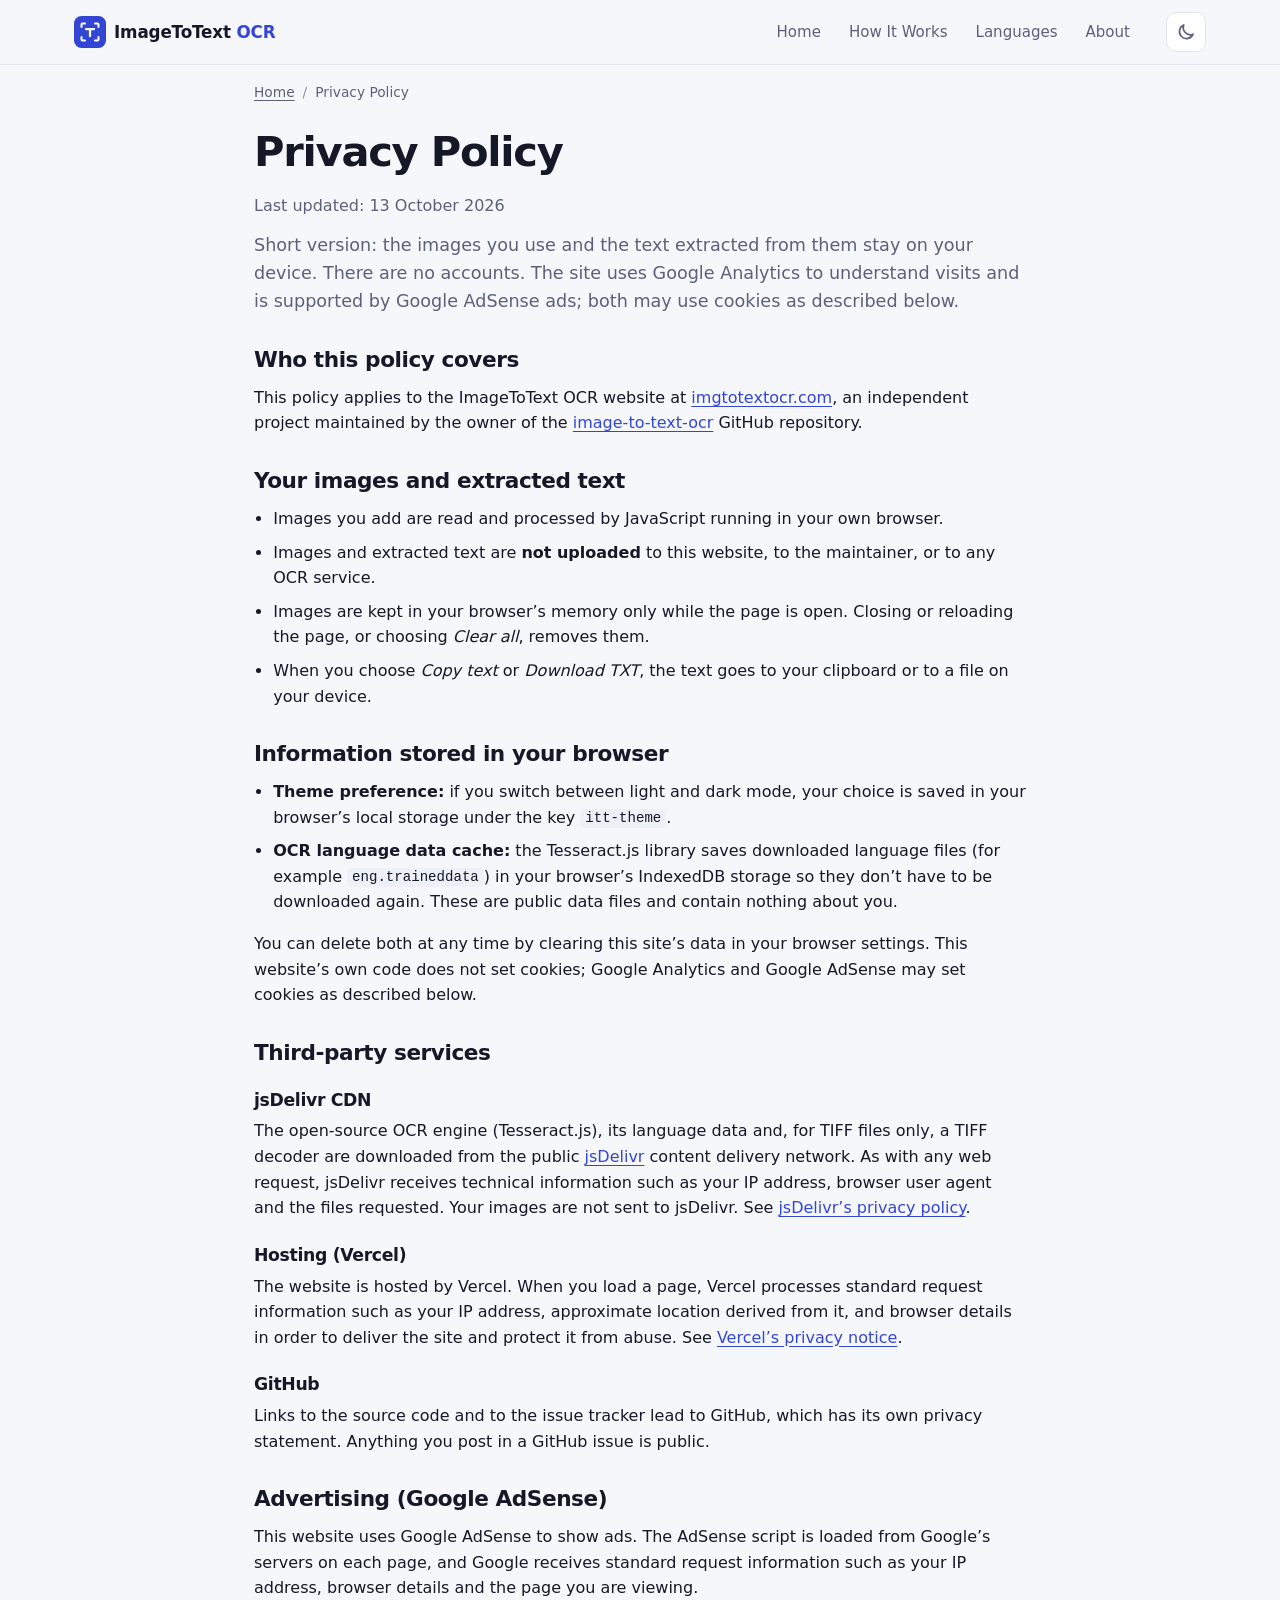
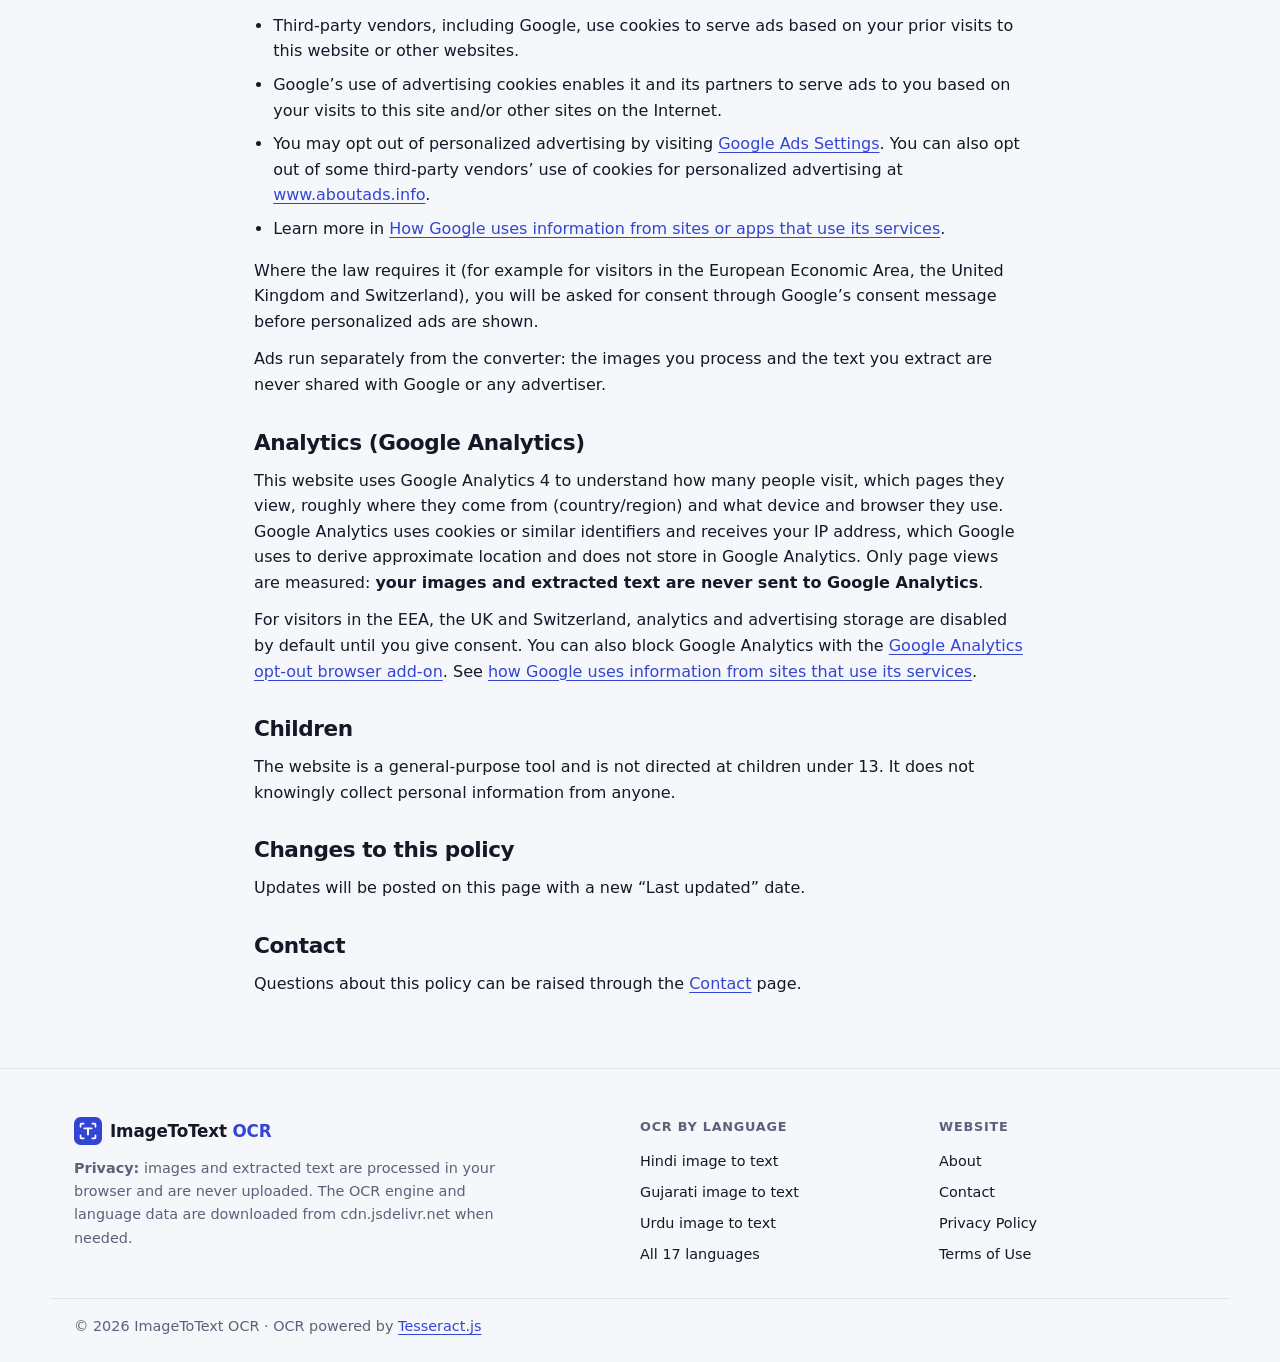
<file: privacy.html>
<!doctype html>
<html lang="en" data-theme="light">
<head>
  <meta charset="utf-8">
  <meta name="viewport" content="width=device-width, initial-scale=1">
  <title>Privacy Policy – ImageToText OCR</title>
  <meta name="description" content="How ImageToText OCR handles your images and data: images are processed in your browser and never uploaded. Details on third-party CDNs, storage and hosting.">
  <meta name="robots" content="index, follow, max-image-preview:large">
  <link rel="canonical" href="https://imgtotextocr.com/privacy">
  <meta name="theme-color" content="#f6f7fb" media="(prefers-color-scheme: light)">
  <meta name="theme-color" content="#0f1220" media="(prefers-color-scheme: dark)">
  <meta property="og:type" content="website">
  <meta property="og:site_name" content="ImageToText OCR">
  <meta property="og:title" content="Privacy Policy – ImageToText OCR">
  <meta property="og:description" content="How ImageToText OCR handles your images and data: images are processed in your browser and never uploaded. Details on third-party CDNs, storage and hosting.">
  <meta property="og:url" content="https://imgtotextocr.com/privacy">
  <meta property="og:image" content="https://imgtotextocr.com/assets/og-image.jpg">
  <meta property="og:image:width" content="1200">
  <meta property="og:image:height" content="630">
  <meta property="og:image:alt" content="ImageToText OCR — free image to text converter that runs in your browser">
  <meta property="og:locale" content="en_US">
  <meta name="twitter:card" content="summary_large_image">
  <meta name="twitter:title" content="Privacy Policy – ImageToText OCR">
  <meta name="twitter:description" content="How ImageToText OCR handles your images and data: images are processed in your browser and never uploaded. Details on third-party CDNs, storage and hosting.">
  <meta name="twitter:image" content="https://imgtotextocr.com/assets/og-image.jpg">
  <link rel="icon" href="/favicon.ico" sizes="48x48">
  <link rel="icon" href="/assets/favicon.svg" type="image/svg+xml">
  <link rel="apple-touch-icon" href="/assets/apple-touch-icon.png">
  <link rel="stylesheet" href="/css/style.css">
  <!-- Applies the saved theme before first paint to avoid a flash. -->
  <script src="/js/theme-init.js"></script>
  <script type="module" src="/js/site.js"></script>
  <script src="/js/analytics.js"></script>
  <script async src="https://www.googletagmanager.com/gtag/js?id=G-B466MK3LQ1"></script>
  <script async src="https://pagead2.googlesyndication.com/pagead/js/adsbygoogle.js?client=ca-pub-7768945509942907"
     crossorigin="anonymous"></script>
  <script type="application/ld+json">
  {
    "@context": "https://schema.org",
    "@type": "BreadcrumbList",
    "itemListElement": [
      {
        "@type": "ListItem",
        "position": 1,
        "name": "Home",
        "item": "https://imgtotextocr.com/"
      },
      {
        "@type": "ListItem",
        "position": 2,
        "name": "Privacy Policy",
        "item": "https://imgtotextocr.com/privacy"
      }
    ]
  }
  </script>
</head>
<body>
  <a class="skip-link" href="#main">Skip to content</a>

  <header class="site-header">
    <div class="container header-inner">
      <a class="brand" href="/" aria-label="ImageToText OCR home">
        <img src="/assets/favicon.svg" alt="" width="32" height="32">
        <span>ImageToText <strong>OCR</strong></span>
      </a>
      <nav class="site-nav" aria-label="Primary">
        <a href="/">Home</a>
        <a href="/#how-it-works">How It Works</a>
        <a href="/#languages">Languages</a>
        <a href="/about">About</a>
      </nav>
      <button class="icon-btn theme-toggle" id="theme-toggle" type="button" aria-pressed="false" aria-label="Switch to dark mode" title="Toggle dark mode">
        <svg class="icon icon-moon" viewBox="0 0 24 24" aria-hidden="true"><path d="M20.5 14.6A8.5 8.5 0 0 1 9.4 3.5a8.5 8.5 0 1 0 11.1 11.1Z"/></svg>
        <svg class="icon icon-sun" viewBox="0 0 24 24" aria-hidden="true"><circle cx="12" cy="12" r="4.2"/><path d="M12 2.5v2.2M12 19.3v2.2M4.6 4.6l1.6 1.6M17.8 17.8l1.6 1.6M2.5 12h2.2M19.3 12h2.2M4.6 19.4l1.6-1.6M17.8 6.2l1.6-1.6"/></svg>
      </button>
    </div>
  </header>

  <main id="main">
    <div class="container narrow prose-page">
      <nav class="breadcrumbs" aria-label="Breadcrumb">
        <ol><li><a href="/">Home</a></li><li aria-current="page">Privacy Policy</li></ol>
      </nav>
      <article class="prose">
        <h1>Privacy Policy</h1>
        <p class="muted">Last updated: 13 October 2026</p>
        <p class="lead">Short version: the images you use and the text extracted from them stay on your device. There are no accounts. The site uses Google Analytics to understand visits and is supported by Google AdSense ads; both may use cookies as described below.</p>

        <h2>Who this policy covers</h2>
        <p>This policy applies to the ImageToText OCR website at <a href="https://imgtotextocr.com/">imgtotextocr.com</a>, an independent project maintained by the owner of the <a href="https://github.com/mohammadali10-12/image-to-text-ocr" rel="noopener noreferrer" target="_blank">image-to-text-ocr</a> GitHub repository.</p>

        <h2>Your images and extracted text</h2>
        <ul>
          <li>Images you add are read and processed by JavaScript running in your own browser.</li>
          <li>Images and extracted text are <strong>not uploaded</strong> to this website, to the maintainer, or to any OCR service.</li>
          <li>Images are kept in your browser’s memory only while the page is open. Closing or reloading the page, or choosing <em>Clear all</em>, removes them.</li>
          <li>When you choose <em>Copy text</em> or <em>Download TXT</em>, the text goes to your clipboard or to a file on your device.</li>
        </ul>

        <h2>Information stored in your browser</h2>
        <ul>
          <li><strong>Theme preference:</strong> if you switch between light and dark mode, your choice is saved in your browser’s local storage under the key <code>itt-theme</code>.</li>
          <li><strong>OCR language data cache:</strong> the Tesseract.js library saves downloaded language files (for example <code>eng.traineddata</code>) in your browser’s IndexedDB storage so they don’t have to be downloaded again. These are public data files and contain nothing about you.</li>
        </ul>
        <p>You can delete both at any time by clearing this site’s data in your browser settings. This website’s own code does not set cookies; Google Analytics and Google AdSense may set cookies as described below.</p>

        <h2>Third-party services</h2>
        <h3>jsDelivr CDN</h3>
        <p>The open-source OCR engine (Tesseract.js), its language data and, for TIFF files only, a TIFF decoder are downloaded from the public <a href="https://www.jsdelivr.com/" rel="noopener noreferrer" target="_blank">jsDelivr</a> content delivery network. As with any web request, jsDelivr receives technical information such as your IP address, browser user agent and the files requested. Your images are not sent to jsDelivr. See <a href="https://www.jsdelivr.com/terms/privacy-policy" rel="noopener noreferrer" target="_blank">jsDelivr’s privacy policy</a>.</p>
        <h3>Hosting (Vercel)</h3>
        <p>The website is hosted by Vercel. When you load a page, Vercel processes standard request information such as your IP address, approximate location derived from it, and browser details in order to deliver the site and protect it from abuse. See <a href="https://vercel.com/legal/privacy-policy" rel="noopener noreferrer" target="_blank">Vercel’s privacy notice</a>.</p>
        <h3>GitHub</h3>
        <p>Links to the source code and to the issue tracker lead to GitHub, which has its own privacy statement. Anything you post in a GitHub issue is public.</p>

        <h2>Advertising (Google AdSense)</h2>
        <p>This website uses Google AdSense to show ads. The AdSense script is loaded from Google’s servers on each page, and Google receives standard request information such as your IP address, browser details and the page you are viewing.</p>
        <ul>
          <li>Third-party vendors, including Google, use cookies to serve ads based on your prior visits to this website or other websites.</li>
          <li>Google’s use of advertising cookies enables it and its partners to serve ads to you based on your visits to this site and/or other sites on the Internet.</li>
          <li>You may opt out of personalized advertising by visiting <a href="https://adssettings.google.com" rel="noopener noreferrer" target="_blank">Google Ads Settings</a>. You can also opt out of some third-party vendors’ use of cookies for personalized advertising at <a href="https://www.aboutads.info/choices/" rel="noopener noreferrer" target="_blank">www.aboutads.info</a>.</li>
          <li>Learn more in <a href="https://policies.google.com/technologies/partner-sites" rel="noopener noreferrer" target="_blank">How Google uses information from sites or apps that use its services</a>.</li>
        </ul>
        <p>Where the law requires it (for example for visitors in the European Economic Area, the United Kingdom and Switzerland), you will be asked for consent through Google’s consent message before personalized ads are shown.</p>
        <p>Ads run separately from the converter: the images you process and the text you extract are never shared with Google or any advertiser.</p>

        <h2>Analytics (Google Analytics)</h2>
        <p>This website uses Google Analytics 4 to understand how many people visit, which pages they view, roughly where they come from (country/region) and what device and browser they use. Google Analytics uses cookies or similar identifiers and receives your IP address, which Google uses to derive approximate location and does not store in Google Analytics. Only page views are measured: <strong>your images and extracted text are never sent to Google Analytics</strong>.</p>
        <p>For visitors in the EEA, the UK and Switzerland, analytics and advertising storage are disabled by default until you give consent. You can also block Google Analytics with the <a href="https://tools.google.com/dlpage/gaoptout" rel="noopener noreferrer" target="_blank">Google Analytics opt-out browser add-on</a>. See <a href="https://policies.google.com/technologies/partner-sites" rel="noopener noreferrer" target="_blank">how Google uses information from sites that use its services</a>.</p>

        <h2>Children</h2>
        <p>The website is a general-purpose tool and is not directed at children under 13. It does not knowingly collect personal information from anyone.</p>

        <h2>Changes to this policy</h2>
        <p>Updates will be posted on this page with a new “Last updated” date.</p>

        <h2>Contact</h2>
        <p>Questions about this policy can be raised through the <a href="/contact">Contact</a> page.</p>

      </article>
    </div>
  </main>

  <footer class="site-footer">
    <div class="container footer-grid">
      <div class="footer-about">
        <a class="brand" href="/">
          <img src="/assets/favicon.svg" alt="" width="28" height="28" loading="lazy">
          <span>ImageToText <strong>OCR</strong></span>
        </a>
        <p class="muted"><strong>Privacy:</strong> images and extracted text are processed in your browser and are never uploaded. The OCR engine and language data are downloaded from cdn.jsdelivr.net when needed.</p>
      </div>
      <nav class="footer-nav" aria-label="OCR by language">
        <p class="footer-title">OCR by language</p>
        <ul>
          <li><a href="/hindi-image-to-text">Hindi image to text</a></li>
          <li><a href="/gujarati-image-to-text">Gujarati image to text</a></li>
          <li><a href="/urdu-image-to-text">Urdu image to text</a></li>
          <li><a href="/#languages">All 17 languages</a></li>
        </ul>
      </nav>
      <nav class="footer-nav" aria-label="Website">
        <p class="footer-title">Website</p>
        <ul>
          <li><a href="/about">About</a></li>
          <li><a href="/contact">Contact</a></li>
          <li><a href="/privacy">Privacy Policy</a></li>
          <li><a href="/terms">Terms of Use</a></li>
        </ul>
      </nav>
    </div>
    <div class="container footer-bottom">
      <p class="muted">© <span id="year">2026</span> ImageToText OCR · OCR powered by <a href="https://github.com/naptha/tesseract.js" rel="noopener noreferrer" target="_blank">Tesseract.js</a></p>
    </div>
  </footer>
</body>
</html>
</file>
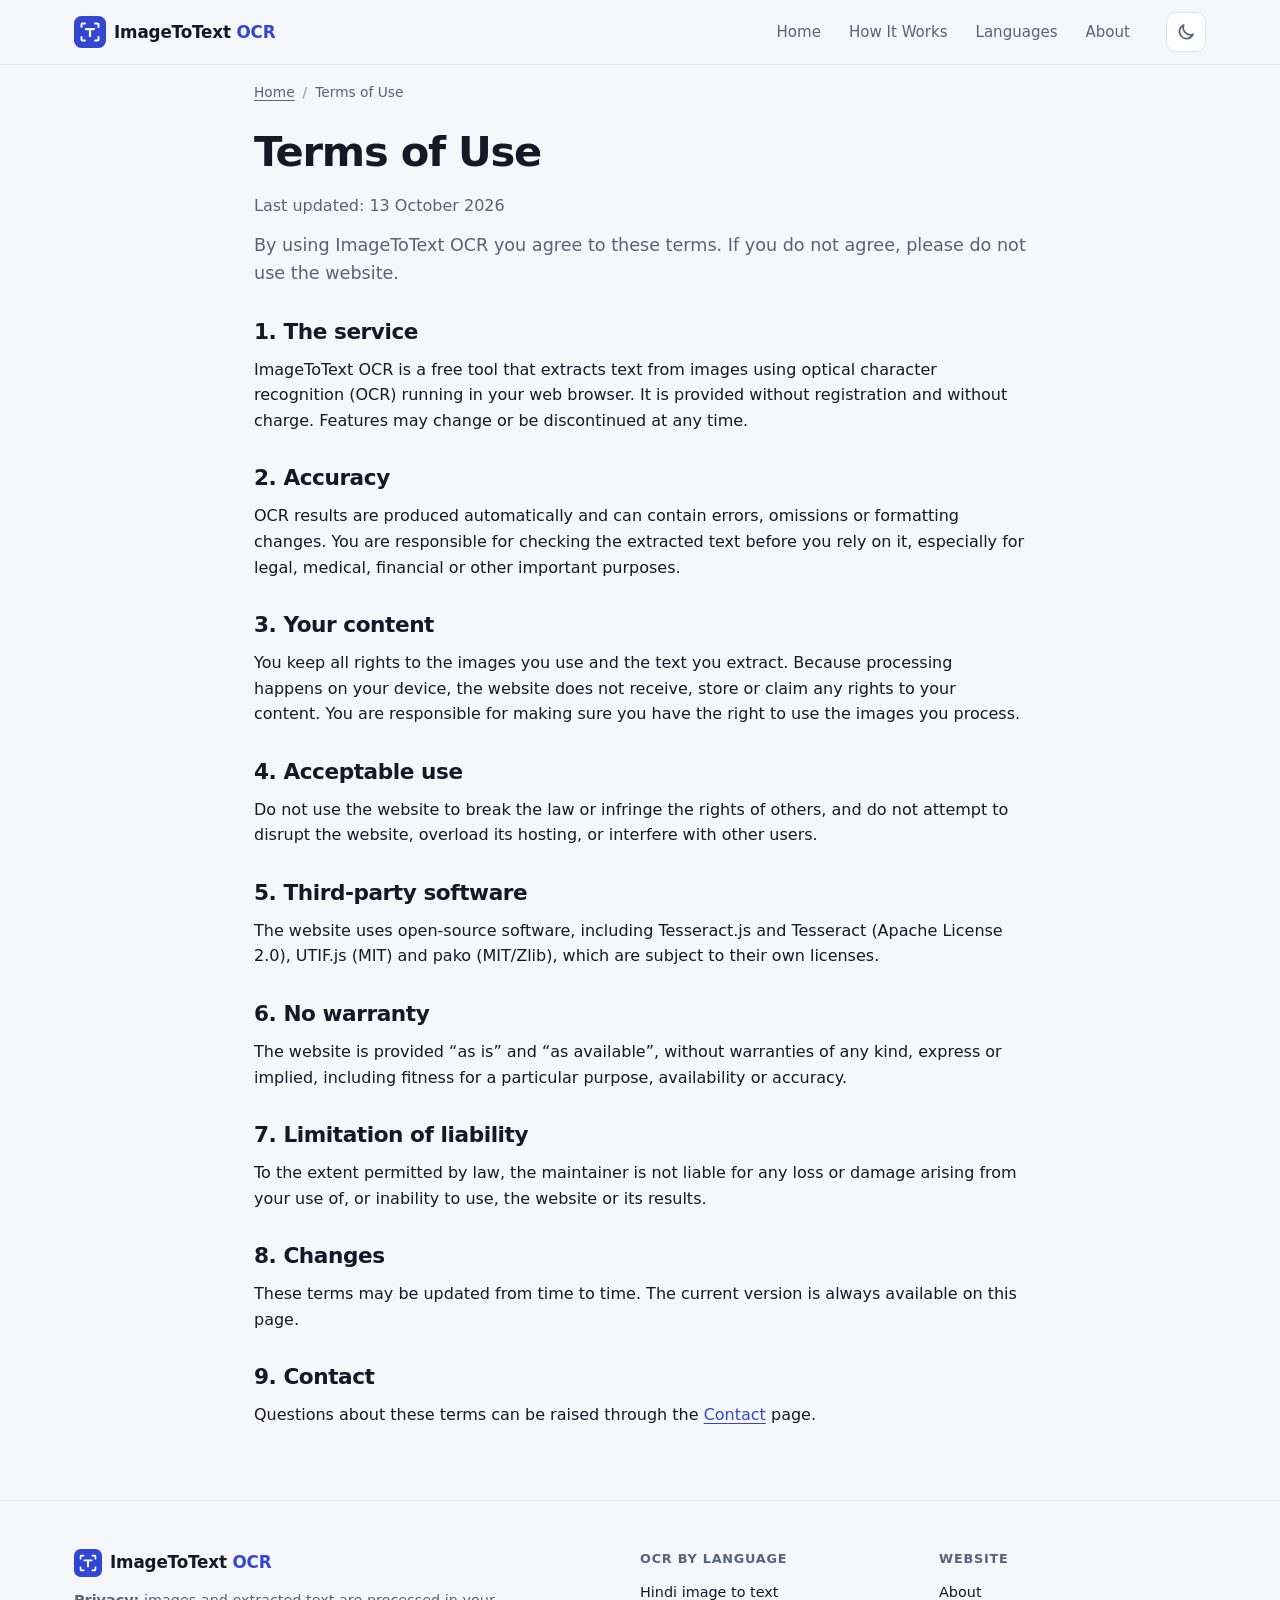
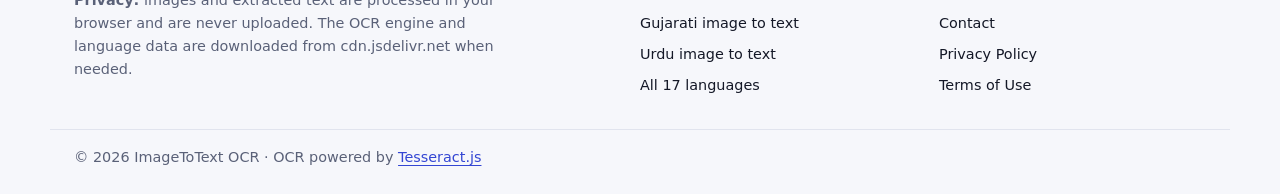
<file: terms.html>
<!doctype html>
<html lang="en" data-theme="light">
<head>
  <meta charset="utf-8">
  <meta name="viewport" content="width=device-width, initial-scale=1">
  <title>Terms of Use – ImageToText OCR</title>
  <meta name="description" content="The terms for using the free ImageToText OCR image to text converter, including accuracy, acceptable use and limitations.">
  <meta name="robots" content="index, follow, max-image-preview:large">
  <link rel="canonical" href="https://imgtotextocr.com/terms">
  <meta name="theme-color" content="#f6f7fb" media="(prefers-color-scheme: light)">
  <meta name="theme-color" content="#0f1220" media="(prefers-color-scheme: dark)">
  <meta property="og:type" content="website">
  <meta property="og:site_name" content="ImageToText OCR">
  <meta property="og:title" content="Terms of Use – ImageToText OCR">
  <meta property="og:description" content="The terms for using the free ImageToText OCR image to text converter, including accuracy, acceptable use and limitations.">
  <meta property="og:url" content="https://imgtotextocr.com/terms">
  <meta property="og:image" content="https://imgtotextocr.com/assets/og-image.jpg">
  <meta property="og:image:width" content="1200">
  <meta property="og:image:height" content="630">
  <meta property="og:image:alt" content="ImageToText OCR — free image to text converter that runs in your browser">
  <meta property="og:locale" content="en_US">
  <meta name="twitter:card" content="summary_large_image">
  <meta name="twitter:title" content="Terms of Use – ImageToText OCR">
  <meta name="twitter:description" content="The terms for using the free ImageToText OCR image to text converter, including accuracy, acceptable use and limitations.">
  <meta name="twitter:image" content="https://imgtotextocr.com/assets/og-image.jpg">
  <link rel="icon" href="/favicon.ico" sizes="48x48">
  <link rel="icon" href="/assets/favicon.svg" type="image/svg+xml">
  <link rel="apple-touch-icon" href="/assets/apple-touch-icon.png">
  <link rel="stylesheet" href="/css/style.css">
  <!-- Applies the saved theme before first paint to avoid a flash. -->
  <script src="/js/theme-init.js"></script>
  <script type="module" src="/js/site.js"></script>
  <script src="/js/analytics.js"></script>
  <script async src="https://www.googletagmanager.com/gtag/js?id=G-B466MK3LQ1"></script>
  <script async src="https://pagead2.googlesyndication.com/pagead/js/adsbygoogle.js?client=ca-pub-7768945509942907"
     crossorigin="anonymous"></script>
  <script type="application/ld+json">
  {
    "@context": "https://schema.org",
    "@type": "BreadcrumbList",
    "itemListElement": [
      {
        "@type": "ListItem",
        "position": 1,
        "name": "Home",
        "item": "https://imgtotextocr.com/"
      },
      {
        "@type": "ListItem",
        "position": 2,
        "name": "Terms of Use",
        "item": "https://imgtotextocr.com/terms"
      }
    ]
  }
  </script>
</head>
<body>
  <a class="skip-link" href="#main">Skip to content</a>

  <header class="site-header">
    <div class="container header-inner">
      <a class="brand" href="/" aria-label="ImageToText OCR home">
        <img src="/assets/favicon.svg" alt="" width="32" height="32">
        <span>ImageToText <strong>OCR</strong></span>
      </a>
      <nav class="site-nav" aria-label="Primary">
        <a href="/">Home</a>
        <a href="/#how-it-works">How It Works</a>
        <a href="/#languages">Languages</a>
        <a href="/about">About</a>
      </nav>
      <button class="icon-btn theme-toggle" id="theme-toggle" type="button" aria-pressed="false" aria-label="Switch to dark mode" title="Toggle dark mode">
        <svg class="icon icon-moon" viewBox="0 0 24 24" aria-hidden="true"><path d="M20.5 14.6A8.5 8.5 0 0 1 9.4 3.5a8.5 8.5 0 1 0 11.1 11.1Z"/></svg>
        <svg class="icon icon-sun" viewBox="0 0 24 24" aria-hidden="true"><circle cx="12" cy="12" r="4.2"/><path d="M12 2.5v2.2M12 19.3v2.2M4.6 4.6l1.6 1.6M17.8 17.8l1.6 1.6M2.5 12h2.2M19.3 12h2.2M4.6 19.4l1.6-1.6M17.8 6.2l1.6-1.6"/></svg>
      </button>
    </div>
  </header>

  <main id="main">
    <div class="container narrow prose-page">
      <nav class="breadcrumbs" aria-label="Breadcrumb">
        <ol><li><a href="/">Home</a></li><li aria-current="page">Terms of Use</li></ol>
      </nav>
      <article class="prose">
        <h1>Terms of Use</h1>
        <p class="muted">Last updated: 13 October 2026</p>
        <p class="lead">By using ImageToText OCR you agree to these terms. If you do not agree, please do not use the website.</p>

        <h2>1. The service</h2>
        <p>ImageToText OCR is a free tool that extracts text from images using optical character recognition (OCR) running in your web browser. It is provided without registration and without charge. Features may change or be discontinued at any time.</p>

        <h2>2. Accuracy</h2>
        <p>OCR results are produced automatically and can contain errors, omissions or formatting changes. You are responsible for checking the extracted text before you rely on it, especially for legal, medical, financial or other important purposes.</p>

        <h2>3. Your content</h2>
        <p>You keep all rights to the images you use and the text you extract. Because processing happens on your device, the website does not receive, store or claim any rights to your content. You are responsible for making sure you have the right to use the images you process.</p>

        <h2>4. Acceptable use</h2>
        <p>Do not use the website to break the law or infringe the rights of others, and do not attempt to disrupt the website, overload its hosting, or interfere with other users.</p>

        <h2>5. Third-party software</h2>
        <p>The website uses open-source software, including Tesseract.js and Tesseract (Apache License 2.0), UTIF.js (MIT) and pako (MIT/Zlib), which are subject to their own licenses.</p>

        <h2>6. No warranty</h2>
        <p>The website is provided “as is” and “as available”, without warranties of any kind, express or implied, including fitness for a particular purpose, availability or accuracy.</p>

        <h2>7. Limitation of liability</h2>
        <p>To the extent permitted by law, the maintainer is not liable for any loss or damage arising from your use of, or inability to use, the website or its results.</p>

        <h2>8. Changes</h2>
        <p>These terms may be updated from time to time. The current version is always available on this page.</p>

        <h2>9. Contact</h2>
        <p>Questions about these terms can be raised through the <a href="/contact">Contact</a> page.</p>

      </article>
    </div>
  </main>

  <footer class="site-footer">
    <div class="container footer-grid">
      <div class="footer-about">
        <a class="brand" href="/">
          <img src="/assets/favicon.svg" alt="" width="28" height="28" loading="lazy">
          <span>ImageToText <strong>OCR</strong></span>
        </a>
        <p class="muted"><strong>Privacy:</strong> images and extracted text are processed in your browser and are never uploaded. The OCR engine and language data are downloaded from cdn.jsdelivr.net when needed.</p>
      </div>
      <nav class="footer-nav" aria-label="OCR by language">
        <p class="footer-title">OCR by language</p>
        <ul>
          <li><a href="/hindi-image-to-text">Hindi image to text</a></li>
          <li><a href="/gujarati-image-to-text">Gujarati image to text</a></li>
          <li><a href="/urdu-image-to-text">Urdu image to text</a></li>
          <li><a href="/#languages">All 17 languages</a></li>
        </ul>
      </nav>
      <nav class="footer-nav" aria-label="Website">
        <p class="footer-title">Website</p>
        <ul>
          <li><a href="/about">About</a></li>
          <li><a href="/contact">Contact</a></li>
          <li><a href="/privacy">Privacy Policy</a></li>
          <li><a href="/terms">Terms of Use</a></li>
        </ul>
      </nav>
    </div>
    <div class="container footer-bottom">
      <p class="muted">© <span id="year">2026</span> ImageToText OCR · OCR powered by <a href="https://github.com/naptha/tesseract.js" rel="noopener noreferrer" target="_blank">Tesseract.js</a></p>
    </div>
  </footer>
</body>
</html>
</file>
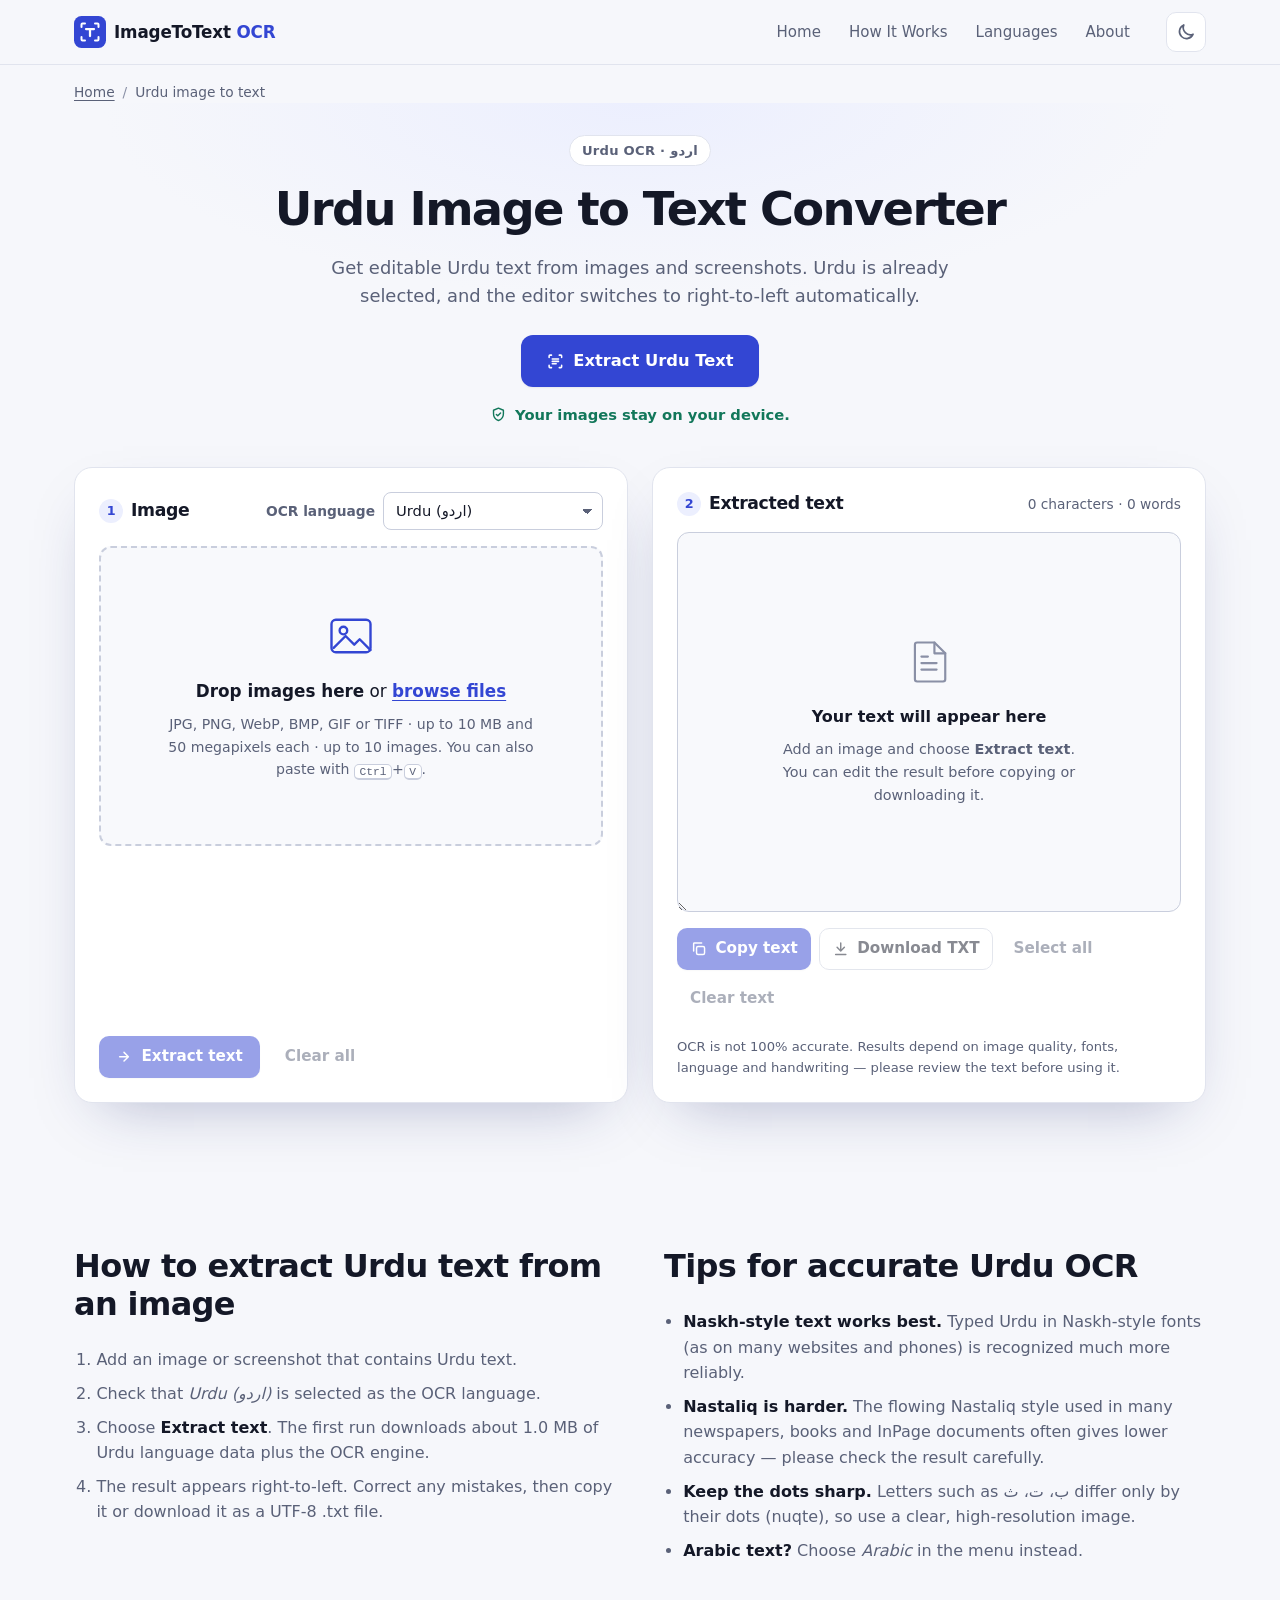
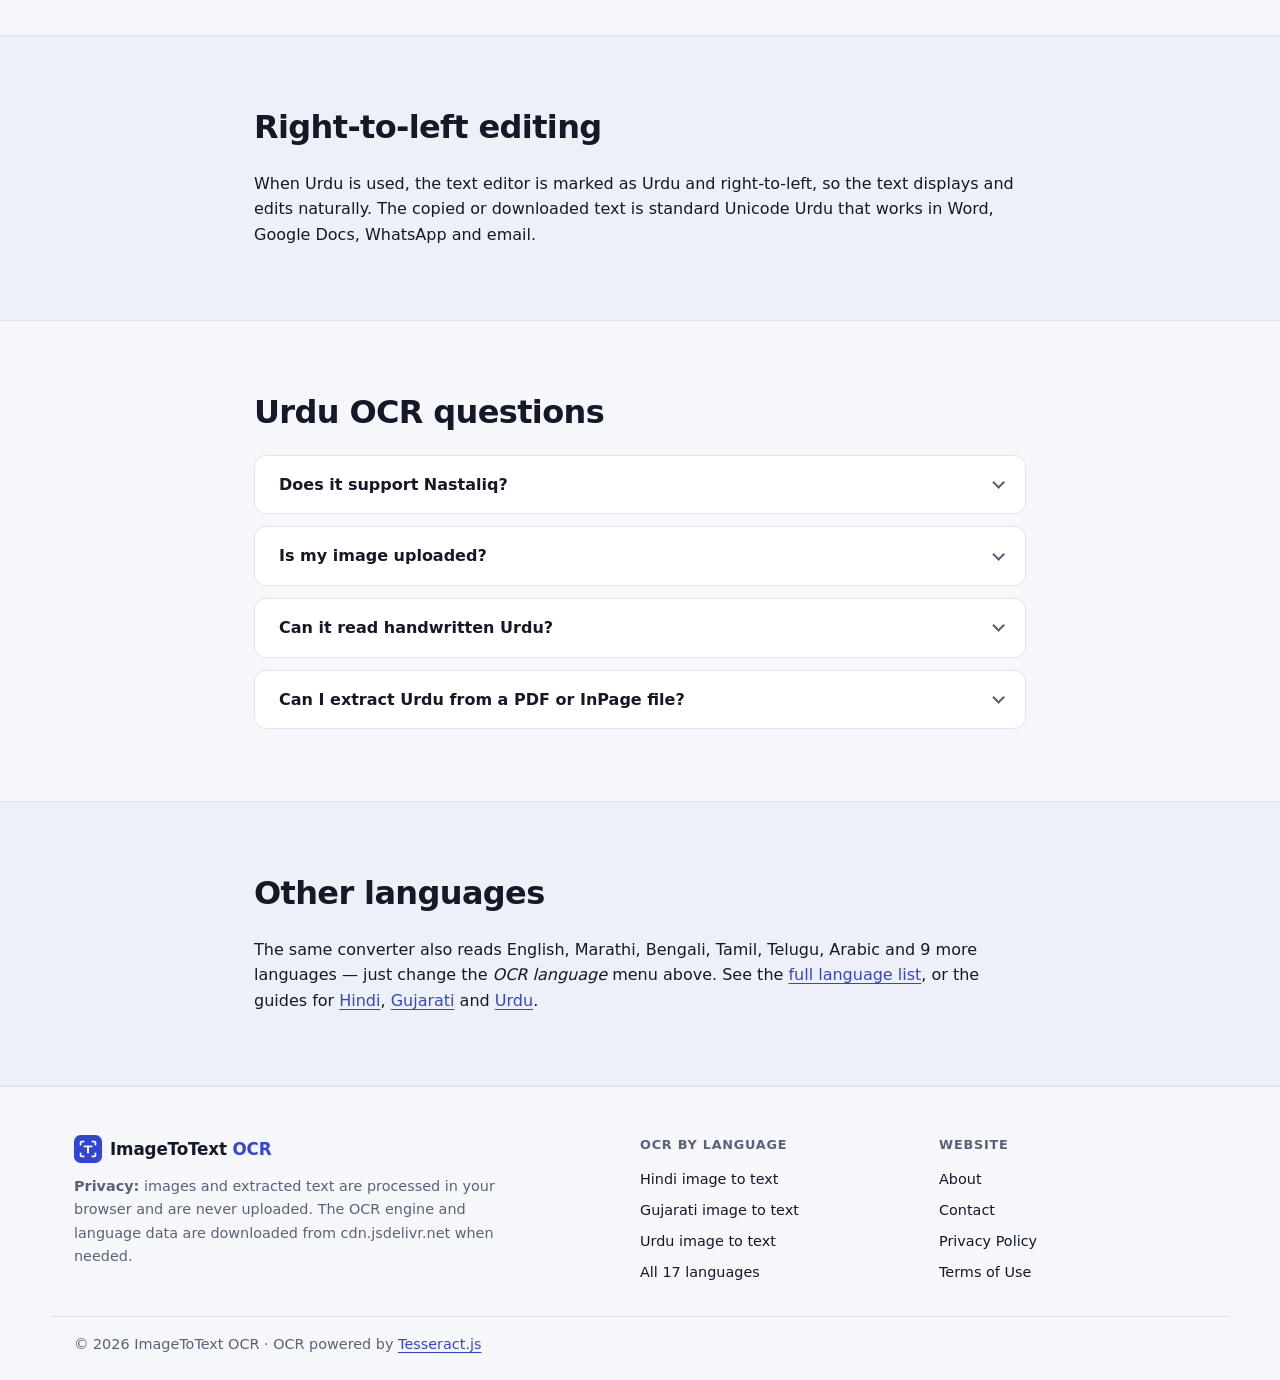
<file: urdu-image-to-text.html>
<!doctype html>
<html lang="en" data-theme="light">
<head>
  <meta charset="utf-8">
  <meta name="viewport" content="width=device-width, initial-scale=1">
  <title>Urdu Image to Text – Free Urdu OCR | ImageToText OCR</title>
  <meta name="description" content="Extract Urdu text from images and screenshots for free. Right-to-left Urdu OCR runs in your browser, so your images are never uploaded.">
  <meta name="robots" content="index, follow, max-image-preview:large">
  <link rel="canonical" href="https://imgtotextocr.com/urdu-image-to-text">
  <meta name="theme-color" content="#f6f7fb" media="(prefers-color-scheme: light)">
  <meta name="theme-color" content="#0f1220" media="(prefers-color-scheme: dark)">
  <meta property="og:type" content="website">
  <meta property="og:site_name" content="ImageToText OCR">
  <meta property="og:title" content="Urdu Image to Text – Free Urdu OCR | ImageToText OCR">
  <meta property="og:description" content="Extract Urdu text from images and screenshots for free. Right-to-left Urdu OCR runs in your browser, so your images are never uploaded.">
  <meta property="og:url" content="https://imgtotextocr.com/urdu-image-to-text">
  <meta property="og:image" content="https://imgtotextocr.com/assets/og-image.jpg">
  <meta property="og:image:width" content="1200">
  <meta property="og:image:height" content="630">
  <meta property="og:image:alt" content="ImageToText OCR — free image to text converter that runs in your browser">
  <meta property="og:locale" content="en_US">
  <meta name="twitter:card" content="summary_large_image">
  <meta name="twitter:title" content="Urdu Image to Text – Free Urdu OCR | ImageToText OCR">
  <meta name="twitter:description" content="Extract Urdu text from images and screenshots for free. Right-to-left Urdu OCR runs in your browser, so your images are never uploaded.">
  <meta name="twitter:image" content="https://imgtotextocr.com/assets/og-image.jpg">
  <link rel="icon" href="/favicon.ico" sizes="48x48">
  <link rel="icon" href="/assets/favicon.svg" type="image/svg+xml">
  <link rel="apple-touch-icon" href="/assets/apple-touch-icon.png">
  <link rel="preconnect" href="https://cdn.jsdelivr.net" crossorigin>
  <link rel="stylesheet" href="/css/style.css">
  <!-- Applies the saved theme before first paint to avoid a flash. -->
  <script src="/js/theme-init.js"></script>
  <link rel="modulepreload" href="/js/theme.js">
  <link rel="modulepreload" href="/js/ocr-engine.js">
  <link rel="modulepreload" href="/js/image-loader.js">
  <link rel="modulepreload" href="/js/utils.js">
  <link rel="modulepreload" href="/js/languages.js">
  <script type="module" src="/js/app.js"></script>
  <script src="/js/analytics.js"></script>
  <script async src="https://www.googletagmanager.com/gtag/js?id=G-B466MK3LQ1"></script>
  <script async src="https://pagead2.googlesyndication.com/pagead/js/adsbygoogle.js?client=ca-pub-7768945509942907"
     crossorigin="anonymous"></script>
  <script type="application/ld+json">
  {
    "@context": "https://schema.org",
    "@type": "WebPage",
    "name": "Urdu Image to Text – Free Urdu OCR | ImageToText OCR",
    "url": "https://imgtotextocr.com/urdu-image-to-text",
    "description": "Extract Urdu text from images and screenshots for free. Right-to-left Urdu OCR runs in your browser, so your images are never uploaded.",
    "inLanguage": "en",
    "isPartOf": {
      "@type": "WebSite",
      "name": "ImageToText OCR",
      "url": "https://imgtotextocr.com/"
    },
    "about": {
      "@type": "Language",
      "name": "Urdu",
      "alternateName": [
        "اردو",
        "ur"
      ]
    }
  }
  </script>
  <script type="application/ld+json">
  {
    "@context": "https://schema.org",
    "@type": "BreadcrumbList",
    "itemListElement": [
      {
        "@type": "ListItem",
        "position": 1,
        "name": "Home",
        "item": "https://imgtotextocr.com/"
      },
      {
        "@type": "ListItem",
        "position": 2,
        "name": "Urdu image to text",
        "item": "https://imgtotextocr.com/urdu-image-to-text"
      }
    ]
  }
  </script>
</head>
<body data-ocr-lang="urd">
  <a class="skip-link" href="#main">Skip to content</a>

  <header class="site-header">
    <div class="container header-inner">
      <a class="brand" href="/" aria-label="ImageToText OCR home">
        <img src="/assets/favicon.svg" alt="" width="32" height="32">
        <span>ImageToText <strong>OCR</strong></span>
      </a>
      <nav class="site-nav" aria-label="Primary">
        <a href="/">Home</a>
        <a href="/#how-it-works">How It Works</a>
        <a href="/#languages">Languages</a>
        <a href="/about">About</a>
      </nav>
      <button class="icon-btn theme-toggle" id="theme-toggle" type="button" aria-pressed="false" aria-label="Switch to dark mode" title="Toggle dark mode">
        <svg class="icon icon-moon" viewBox="0 0 24 24" aria-hidden="true"><path d="M20.5 14.6A8.5 8.5 0 0 1 9.4 3.5a8.5 8.5 0 1 0 11.1 11.1Z"/></svg>
        <svg class="icon icon-sun" viewBox="0 0 24 24" aria-hidden="true"><circle cx="12" cy="12" r="4.2"/><path d="M12 2.5v2.2M12 19.3v2.2M4.6 4.6l1.6 1.6M17.8 17.8l1.6 1.6M2.5 12h2.2M19.3 12h2.2M4.6 19.4l1.6-1.6M17.8 6.2l1.6-1.6"/></svg>
      </button>
    </div>
  </header>

  <main id="main">
    <nav class="breadcrumbs container" aria-label="Breadcrumb">
      <ol><li><a href="/">Home</a></li><li aria-current="page">Urdu image to text</li></ol>
    </nav>

    <section class="hero" aria-labelledby="hero-title">
      <div class="container hero-inner">
        <p class="eyebrow">Urdu OCR · <span lang="ur">اردو</span></p>
        <h1 id="hero-title">Urdu Image to Text Converter</h1>
        <p class="hero-lead">Get editable Urdu text from images and screenshots. Urdu is already selected, and the editor switches to right-to-left automatically.</p>
        <div class="hero-actions">
          <button class="btn btn-primary btn-lg" id="hero-cta" type="button">
            <svg class="icon" viewBox="0 0 24 24" aria-hidden="true"><path d="M4 7V5a1 1 0 0 1 1-1h2M17 4h2a1 1 0 0 1 1 1v2M20 17v2a1 1 0 0 1-1 1h-2M7 20H5a1 1 0 0 1-1-1v-2M8 9h8M8 12h8M8 15h5"/></svg>
            Extract Urdu Text
          </button>
          <p class="privacy-pill">
            <svg class="icon" viewBox="0 0 24 24" aria-hidden="true"><path d="M12 3 5 6v5c0 4.4 3 8.3 7 9.5 4-1.2 7-5.1 7-9.5V6l-7-3Z"/><path d="m9 12 2 2 4-4"/></svg>
            Your images stay on your device.
          </p>
        </div>
      </div>
    </section>

    <section class="workspace-section" id="workspace" aria-label="Image to text converter" tabindex="-1">
      <div class="container">
        <div class="workspace">
          <!-- Left panel: image input -->
          <section class="panel panel-input" aria-labelledby="input-title">
            <div class="panel-head">
              <h2 id="input-title" class="panel-title"><span class="step-dot" aria-hidden="true">1</span> Image</h2>
              <div class="field-inline">
                <label for="language-select">OCR language</label>
                <select id="language-select" class="select">
                  <option value="eng">English</option>
                  <option value="hin">Hindi (हिन्दी)</option>
                  <option value="guj">Gujarati (ગુજરાતી)</option>
                  <option value="urd" selected>Urdu (اردو)</option>
                  <option value="mar">Marathi (मराठी)</option>
                  <option value="ben">Bengali (বাংলা)</option>
                  <option value="tam">Tamil (தமிழ்)</option>
                  <option value="tel">Telugu (తెలుగు)</option>
                  <option value="ara">Arabic (العربية)</option>
                  <option value="spa">Spanish (Español)</option>
                  <option value="fra">French (Français)</option>
                  <option value="deu">German (Deutsch)</option>
                  <option value="ita">Italian (Italiano)</option>
                  <option value="por">Portuguese (Português)</option>
                  <option value="rus">Russian (Русский)</option>
                  <option value="chi_sim">Chinese, Simplified (简体中文)</option>
                  <option value="jpn">Japanese (日本語)</option>
                </select>
              </div>
            </div>

            <label for="file-input" class="visually-hidden">Choose images</label>
            <input type="file" id="file-input" class="visually-hidden" multiple
                   accept=".jpg,.jpeg,.png,.webp,.bmp,.gif,.tif,.tiff,image/jpeg,image/png,image/webp,image/bmp,image/gif,image/tiff"
                   aria-describedby="dropzone-hint" tabindex="-1">

            <div class="dropzone" id="dropzone" role="button" tabindex="0" aria-describedby="dropzone-hint">
              <svg class="dropzone-icon" viewBox="0 0 48 48" aria-hidden="true"><rect x="6" y="9" width="36" height="30" rx="4"/><circle cx="17" cy="19" r="3.5"/><path d="m8 35 11-11 8 8 5-5 10 10"/></svg>
              <p class="dropzone-title"><strong>Drop images here</strong> or <span class="link-like">browse files</span></p>
              <p class="dropzone-hint" id="dropzone-hint">JPG, PNG, WebP, BMP, GIF or TIFF · up to 10&nbsp;MB and 50 megapixels each · up to 10 images. You can also paste with <kbd>Ctrl</kbd>+<kbd>V</kbd>.</p>
            </div>

            <div class="preview" id="preview" hidden>
              <figure class="preview-figure">
                <img id="preview-image" alt="">
                <div class="preview-loading" id="preview-loading" hidden><span class="spinner" aria-hidden="true"></span>Preparing preview…</div>
              </figure>
              <div class="preview-meta">
                <div class="file-info">
                  <p class="file-name" id="file-name"></p>
                  <p class="file-details" id="file-details"></p>
                </div>
                <div class="preview-tools" role="group" aria-label="Image tools">
                  <button class="icon-btn" id="rotate-left" type="button" aria-label="Rotate left" title="Rotate left">
                    <svg class="icon" viewBox="0 0 24 24" aria-hidden="true"><path d="M4 4v5h5"/><path d="M4.6 14a8 8 0 1 0 1.9-8.2L4 9"/></svg>
                  </button>
                  <button class="icon-btn" id="rotate-right" type="button" aria-label="Rotate right" title="Rotate right">
                    <svg class="icon" viewBox="0 0 24 24" aria-hidden="true"><path d="M20 4v5h-5"/><path d="M19.4 14a8 8 0 1 1-1.9-8.2L20 9"/></svg>
                  </button>
                  <button class="icon-btn" id="replace-image" type="button" aria-label="Replace image" title="Replace image">
                    <svg class="icon" viewBox="0 0 24 24" aria-hidden="true"><path d="M4 12a8 8 0 0 1 13.7-5.7L20 8.6M20 4v4.6h-4.6M20 12a8 8 0 0 1-13.7 5.7L4 15.4M4 20v-4.6h4.6"/></svg>
                  </button>
                  <button class="icon-btn icon-btn-danger" id="remove-image" type="button" aria-label="Remove image" title="Remove image">
                    <svg class="icon" viewBox="0 0 24 24" aria-hidden="true"><path d="M4 7h16M10 11v6M14 11v6M6 7l1 12a2 2 0 0 0 2 2h6a2 2 0 0 0 2-2l1-12M9 7V4h6v3"/></svg>
                  </button>
                </div>
              </div>

              <div class="queue" id="queue" hidden>
                <div class="queue-head">
                  <p class="queue-title" id="queue-title">Images</p>
                  <button class="btn btn-ghost btn-sm" id="add-more" type="button">+ Add images</button>
                </div>
                <ul class="queue-list" id="queue-list" aria-labelledby="queue-title"></ul>
              </div>

              <label class="check">
                <input type="checkbox" id="enhance-toggle">
                <span>Enhance image (grayscale + contrast) — can help with faint or coloured text</span>
              </label>
            </div>

            <div class="alert" id="input-alert" role="alert" hidden></div>

            <div class="progress-block" id="progress-block" hidden>
              <div class="progress-row">
                <p class="progress-label" id="progress-label">Preparing image</p>
                <p class="progress-value" id="progress-value">0%</p>
              </div>
              <div class="progress-track" id="progress-bar" role="progressbar" aria-labelledby="progress-label" aria-valuemin="0" aria-valuemax="100" aria-valuenow="0">
                <div class="progress-fill" id="progress-fill"></div>
              </div>
              <p class="progress-batch" id="progress-batch" hidden></p>
            </div>

            <div class="panel-actions">
              <button class="btn btn-primary" id="extract-btn" type="button" disabled>
                <svg class="icon" viewBox="0 0 24 24" aria-hidden="true"><path d="M5 12h10M11 6l6 6-6 6"/></svg>
                <span id="extract-label">Extract text</span>
              </button>
              <button class="btn btn-secondary" id="retry-btn" type="button" hidden>Retry</button>
              <button class="btn btn-secondary" id="cancel-btn" type="button" hidden>Cancel</button>
              <button class="btn btn-ghost" id="clear-all-btn" type="button" disabled>Clear all</button>
            </div>
          </section>

          <!-- Right panel: extracted text -->
          <section class="panel panel-output" aria-labelledby="output-title">
            <div class="panel-head">
              <h2 id="output-title" class="panel-title"><span class="step-dot" aria-hidden="true">2</span> Extracted text</h2>
              <p class="counts" aria-live="polite"><span id="char-count">0</span> characters · <span id="word-count">0</span> words</p>
            </div>

            <div class="editor">
              <label for="output-text" class="visually-hidden">Extracted text (editable)</label>
              <textarea id="output-text" class="editor-textarea" spellcheck="false" dir="auto"></textarea>
              <div class="empty-state" id="empty-state">
                <svg viewBox="0 0 48 48" aria-hidden="true"><path d="M13 6h16l10 10v24a2 2 0 0 1-2 2H13a2 2 0 0 1-2-2V8a2 2 0 0 1 2-2Z"/><path d="M29 6v10h10M17 25h14M17 31h14M17 19h6"/></svg>
                <p class="empty-title" id="empty-title">Your text will appear here</p>
                <p class="empty-text" id="empty-text">Add an image and choose <strong>Extract text</strong>. You can edit the result before copying or downloading it.</p>
              </div>
            </div>

            <div class="panel-actions output-actions">
              <button class="btn btn-primary" id="copy-btn" type="button" disabled>
                <svg class="icon" viewBox="0 0 24 24" aria-hidden="true"><rect x="9" y="9" width="11" height="11" rx="2"/><path d="M5 15V5a1 1 0 0 1 1-1h10"/></svg>
                Copy text
              </button>
              <button class="btn btn-secondary" id="download-btn" type="button" disabled>
                <svg class="icon" viewBox="0 0 24 24" aria-hidden="true"><path d="M12 4v11M7 10l5 5 5-5M5 20h14"/></svg>
                Download TXT
              </button>
              <button class="btn btn-ghost" id="select-btn" type="button" disabled>Select all</button>
              <button class="btn btn-ghost" id="clear-text-btn" type="button" disabled>Clear text</button>
            </div>
            <p class="accuracy-note">OCR is not 100% accurate. Results depend on image quality, fonts, language and handwriting — please review the text before using it.</p>
          </section>
        </div>
      </div>
    </section>

    <aside class="ad-slot" data-ad-slot="urdu-image-to-text-after-workspace" aria-label="Advertisement" hidden>
      <div class="container">
        <p class="ad-label">Advertisement</p>
        <div class="ad-slot-inner"></div>
      </div>
    </aside>

    <section class="section" id="how-it-works" aria-labelledby="how-title">
      <div class="container two-col">
        <div>
          <h2 id="how-title" class="section-title">How to extract Urdu text from an image</h2>
          <ol class="bullet-list numbered">
            <li>Add an image or screenshot that contains Urdu text.</li>
            <li>Check that <em>Urdu (اردو)</em> is selected as the OCR language.</li>
            <li>Choose <strong>Extract text</strong>. The first run downloads about 1.0&nbsp;MB of Urdu language data plus the OCR engine.</li>
            <li>The result appears right-to-left. Correct any mistakes, then copy it or download it as a UTF-8 .txt file.</li>
          </ol>
        </div>
        <div>
          <h2 class="section-title">Tips for accurate Urdu OCR</h2>
          <ul class="bullet-list">
            <li><strong>Naskh-style text works best.</strong> Typed Urdu in Naskh-style fonts (as on many websites and phones) is recognized much more reliably.</li>
            <li><strong>Nastaliq is harder.</strong> The flowing Nastaliq style used in many newspapers, books and InPage documents often gives lower accuracy — please check the result carefully.</li>
            <li><strong>Keep the dots sharp.</strong> Letters such as ب، ت، ث differ only by their dots (nuqte), so use a clear, high-resolution image.</li>
            <li><strong>Arabic text?</strong> Choose <em>Arabic</em> in the menu instead.</li>
          </ul>
        </div>
      </div>
    </section>

    <section class="section section-alt" aria-labelledby="rtl-title">
      <div class="container narrow">
        <h2 id="rtl-title" class="section-title">Right-to-left editing</h2>
        <p>When Urdu is used, the text editor is marked as Urdu and right-to-left, so the text displays and edits naturally. The copied or downloaded text is standard Unicode Urdu that works in Word, Google Docs, WhatsApp and email.</p>
      </div>
    </section>

    <section class="section" id="faq" aria-labelledby="faq-title">
      <div class="container narrow">
        <h2 id="faq-title" class="section-title">Urdu OCR questions</h2>
        <div class="faq">
          <details>
            <summary>Does it support Nastaliq?</summary>
            <p>Nastaliq can be recognized partially, but accuracy is usually lower than for Naskh-style text. Results vary a lot with font and image quality.</p>
          </details>
          <details>
            <summary>Is my image uploaded?</summary>
            <p>No. The image is processed in your browser. Only the OCR engine and the Urdu language file are downloaded from the jsDelivr CDN.</p>
          </details>
          <details>
            <summary>Can it read handwritten Urdu?</summary>
            <p>Not reliably. The model is designed for printed and typed text.</p>
          </details>
          <details>
            <summary>Can I extract Urdu from a PDF or InPage file?</summary>
            <p>Not directly. Save or screenshot the page as an image first, then add it here.</p>
          </details>
        </div>
      </div>
    </section>

    <section class="section section-alt" aria-labelledby="more-title">
      <div class="container narrow">
        <h2 id="more-title" class="section-title">Other languages</h2>
        <p>The same converter also reads English, Marathi, Bengali, Tamil, Telugu, Arabic and 9 more languages — just change the <em>OCR language</em> menu above. See the <a href="/#languages">full language list</a>, or the guides for <a href="/hindi-image-to-text">Hindi</a>, <a href="/gujarati-image-to-text">Gujarati</a> and <a href="/urdu-image-to-text">Urdu</a>.</p>
      </div>
    </section>
  </main>

  <footer class="site-footer">
    <div class="container footer-grid">
      <div class="footer-about">
        <a class="brand" href="/">
          <img src="/assets/favicon.svg" alt="" width="28" height="28" loading="lazy">
          <span>ImageToText <strong>OCR</strong></span>
        </a>
        <p class="muted"><strong>Privacy:</strong> images and extracted text are processed in your browser and are never uploaded. The OCR engine and language data are downloaded from cdn.jsdelivr.net when needed.</p>
      </div>
      <nav class="footer-nav" aria-label="OCR by language">
        <p class="footer-title">OCR by language</p>
        <ul>
          <li><a href="/hindi-image-to-text">Hindi image to text</a></li>
          <li><a href="/gujarati-image-to-text">Gujarati image to text</a></li>
          <li><a href="/urdu-image-to-text">Urdu image to text</a></li>
          <li><a href="/#languages">All 17 languages</a></li>
        </ul>
      </nav>
      <nav class="footer-nav" aria-label="Website">
        <p class="footer-title">Website</p>
        <ul>
          <li><a href="/about">About</a></li>
          <li><a href="/contact">Contact</a></li>
          <li><a href="/privacy">Privacy Policy</a></li>
          <li><a href="/terms">Terms of Use</a></li>
        </ul>
      </nav>
    </div>
    <div class="container footer-bottom">
      <p class="muted">© <span id="year">2026</span> ImageToText OCR · OCR powered by <a href="https://github.com/naptha/tesseract.js" rel="noopener noreferrer" target="_blank">Tesseract.js</a></p>
    </div>
  </footer>

  <div class="toast-region" id="toast-region" role="status" aria-live="polite" aria-atomic="true"></div>
</body>
</html>
</file>
<file: css/style.css>
/* ==========================================================================
   ImageToText OCR — styles
   ========================================================================== */

/* ---------- Design tokens ---------- */
:root {
  --font-sans: "Inter", ui-sans-serif, system-ui, -apple-system, "Segoe UI", Roboto, "Noto Sans",
    "Helvetica Neue", Arial, "Noto Sans Devanagari", "Noto Sans Gujarati", sans-serif;
  --font-mono: ui-monospace, "SFMono-Regular", "Cascadia Code", Menlo, Consolas, monospace;

  --space-1: 0.25rem;
  --space-2: 0.5rem;
  --space-3: 0.75rem;
  --space-4: 1rem;
  --space-5: 1.5rem;
  --space-6: 2rem;
  --space-7: 3rem;
  --space-8: 4.5rem;

  --radius-sm: 8px;
  --radius: 12px;
  --radius-lg: 18px;

  --container: 1180px;
  --header-h: 64px;
  --transition: 160ms ease;

  /* Light theme (default) */
  --bg: #f6f7fb;
  --bg-alt: #eef0f7;
  --surface: #ffffff;
  --surface-2: #f8f9fc;
  --border: #e1e4ee;
  --border-strong: #c9cedd;
  --text: #141827;
  --text-muted: #5a6178;
  --text-faint: #8a90a6;

  --primary: #3346d3;
  --primary-hover: #2636b5;
  --primary-soft: #eceffe;
  --primary-contrast: #ffffff;
  --focus: #5b6cf0;

  --success: #12775a;
  --success-soft: #e5f6ef;
  --warning: #8a5a00;
  --warning-soft: #fdf3dc;
  --danger: #b4232f;
  --danger-soft: #fdecee;

  --shadow-sm: 0 1px 2px rgba(20, 24, 39, 0.06);
  --shadow: 0 1px 2px rgba(20, 24, 39, 0.05), 0 8px 24px -12px rgba(20, 24, 39, 0.18);
  --shadow-lg: 0 24px 60px -28px rgba(30, 40, 110, 0.35);

  color-scheme: light;
}

:root[data-theme="dark"] {
  --bg: #0f1220;
  --bg-alt: #141829;
  --surface: #171b2d;
  --surface-2: #1c2136;
  --border: #2a3049;
  --border-strong: #3a4263;
  --text: #e9ecf6;
  --text-muted: #a5acc4;
  --text-faint: #7a819b;

  --primary: #7d8bff;
  --primary-hover: #97a2ff;
  --primary-soft: #232a52;
  --primary-contrast: #0d1024;
  --focus: #98a4ff;

  --success: #4fd1a5;
  --success-soft: #133229;
  --warning: #f2c46b;
  --warning-soft: #33290f;
  --danger: #ff8a93;
  --danger-soft: #3a171c;

  --shadow-sm: 0 1px 2px rgba(0, 0, 0, 0.4);
  --shadow: 0 1px 2px rgba(0, 0, 0, 0.35), 0 10px 30px -14px rgba(0, 0, 0, 0.7);
  --shadow-lg: 0 24px 60px -28px rgba(0, 0, 0, 0.8);

  color-scheme: dark;
}

/* ---------- Base ---------- */
*,
*::before,
*::after {
  box-sizing: border-box;
}

html {
  scroll-behavior: smooth;
  scroll-padding-top: calc(var(--header-h) + 12px);
  -webkit-text-size-adjust: 100%;
}

body {
  margin: 0;
  font-family: var(--font-sans);
  font-size: 1rem;
  line-height: 1.6;
  color: var(--text);
  background: var(--bg);
  -webkit-font-smoothing: antialiased;
  transition: background-color var(--transition), color var(--transition);
}

h1, h2, h3 {
  line-height: 1.2;
  letter-spacing: -0.02em;
  margin: 0;
}

p { margin: 0 0 var(--space-3); }
p:last-child { margin-bottom: 0; }

a {
  color: var(--primary);
  text-underline-offset: 3px;
}
a:hover { color: var(--primary-hover); }

img { max-width: 100%; display: block; }

button, input, select, textarea {
  font: inherit;
  color: inherit;
}

:focus-visible {
  outline: 3px solid var(--focus);
  outline-offset: 2px;
  border-radius: 6px;
}

kbd {
  font-family: var(--font-mono);
  font-size: 0.8em;
  padding: 0.05em 0.4em;
  border: 1px solid var(--border-strong);
  border-bottom-width: 2px;
  border-radius: 5px;
  background: var(--surface);
}

.visually-hidden {
  position: absolute !important;
  width: 1px;
  height: 1px;
  padding: 0;
  margin: -1px;
  overflow: hidden;
  clip: rect(0 0 0 0);
  white-space: nowrap;
  border: 0;
}

[hidden] { display: none !important; }

.container {
  width: 100%;
  max-width: var(--container);
  margin: 0 auto;
  padding: 0 var(--space-5);
}
.container.narrow { max-width: 820px; }

.muted { color: var(--text-muted); }

.skip-link {
  position: absolute;
  left: var(--space-4);
  top: -100px;
  z-index: 100;
  padding: var(--space-2) var(--space-4);
  background: var(--primary);
  color: var(--primary-contrast);
  border-radius: var(--radius-sm);
  font-weight: 600;
  text-decoration: none;
}
.skip-link:focus { top: var(--space-3); color: var(--primary-contrast); }

.icon {
  width: 1.15em;
  height: 1.15em;
  flex: none;
  fill: none;
  stroke: currentColor;
  stroke-width: 2;
  stroke-linecap: round;
  stroke-linejoin: round;
}

/* ---------- Header ---------- */
.site-header {
  position: sticky;
  top: 0;
  z-index: 50;
  background: color-mix(in srgb, var(--bg) 85%, transparent);
  backdrop-filter: saturate(160%) blur(10px);
  -webkit-backdrop-filter: saturate(160%) blur(10px);
  border-bottom: 1px solid var(--border);
}

.header-inner {
  height: var(--header-h);
  display: flex;
  align-items: center;
  gap: var(--space-5);
}

.brand {
  display: inline-flex;
  align-items: center;
  gap: var(--space-2);
  color: var(--text);
  text-decoration: none;
  font-size: 1.05rem;
  font-weight: 600;
  letter-spacing: -0.01em;
  margin-right: auto;
  white-space: nowrap;
}
.brand strong { color: var(--primary); font-weight: 750; }
.brand:hover { color: var(--text); }

.site-nav {
  display: flex;
  gap: var(--space-1);
}
.site-nav a {
  white-space: nowrap;
  padding: var(--space-2) var(--space-3);
  border-radius: var(--radius-sm);
  color: var(--text-muted);
  text-decoration: none;
  font-size: 0.94rem;
  font-weight: 500;
  transition: background-color var(--transition), color var(--transition);
}
.site-nav a:hover { color: var(--text); background: var(--bg-alt); }

/* ---------- Buttons ---------- */
.btn {
  display: inline-flex;
  align-items: center;
  justify-content: center;
  gap: var(--space-2);
  min-height: 42px;
  padding: 0 var(--space-4);
  border: 1px solid transparent;
  border-radius: 10px;
  font-size: 0.95rem;
  font-weight: 600;
  line-height: 1;
  cursor: pointer;
  white-space: nowrap;
  transition: background-color var(--transition), border-color var(--transition),
    color var(--transition), box-shadow var(--transition), transform var(--transition);
}
.btn:active:not(:disabled) { transform: translateY(1px); }
.btn:disabled { cursor: not-allowed; opacity: 0.5; }

.btn-primary {
  background: var(--primary);
  color: var(--primary-contrast);
  box-shadow: var(--shadow-sm);
}
.btn-primary:hover:not(:disabled) { background: var(--primary-hover); }

.btn-secondary {
  background: var(--surface);
  color: var(--text);
  border-color: var(--border-strong);
}
.btn-secondary:hover:not(:disabled) { background: var(--surface-2); border-color: var(--text-faint); }

.btn-ghost {
  background: transparent;
  color: var(--text-muted);
}
.btn-ghost:hover:not(:disabled) { background: var(--bg-alt); color: var(--text); }

.btn-lg { min-height: 52px; padding: 0 var(--space-5); font-size: 1.02rem; border-radius: 12px; }
.btn-sm { min-height: 32px; padding: 0 var(--space-3); font-size: 0.85rem; }

.icon-btn {
  display: inline-grid;
  place-items: center;
  width: 40px;
  height: 40px;
  padding: 0;
  border: 1px solid var(--border);
  border-radius: 10px;
  background: var(--surface);
  color: var(--text-muted);
  cursor: pointer;
  transition: background-color var(--transition), color var(--transition), border-color var(--transition);
}
.icon-btn .icon { width: 20px; height: 20px; }
.icon-btn:hover:not(:disabled) { color: var(--text); border-color: var(--border-strong); background: var(--surface-2); }
.icon-btn:disabled { opacity: 0.45; cursor: not-allowed; }
.icon-btn-danger:hover:not(:disabled) { color: var(--danger); border-color: var(--danger); background: var(--danger-soft); }

.theme-toggle .icon-sun { display: none; }
:root[data-theme="dark"] .theme-toggle .icon-sun { display: block; }
:root[data-theme="dark"] .theme-toggle .icon-moon { display: none; }

/* ---------- Hero ---------- */
.hero {
  padding: var(--space-6) 0 var(--space-5);
  text-align: center;
  background:
    radial-gradient(60% 80% at 50% 0%, var(--primary-soft) 0%, transparent 70%);
}
.hero-inner { max-width: 820px; }
.eyebrow {
  display: inline-block;
  margin-bottom: var(--space-4);
  padding: var(--space-1) var(--space-3);
  border: 1px solid var(--border);
  border-radius: 999px;
  background: var(--surface);
  color: var(--text-muted);
  font-size: 0.82rem;
  font-weight: 600;
  letter-spacing: 0.02em;
}
.hero h1 {
  font-size: clamp(2rem, 4.2vw, 2.9rem);
  font-weight: 780;
  letter-spacing: -0.035em;
  margin-bottom: var(--space-4);
}
.hero-lead {
  max-width: 640px;
  margin: 0 auto var(--space-5);
  color: var(--text-muted);
  font-size: clamp(1rem, 1.6vw, 1.12rem);
}
.hero-actions {
  display: flex;
  flex-direction: column;
  align-items: center;
  gap: var(--space-4);
}
.privacy-pill {
  display: inline-flex;
  align-items: center;
  gap: var(--space-2);
  margin: 0;
  color: var(--success);
  font-size: 0.92rem;
  font-weight: 600;
}

/* ---------- Workspace ---------- */
.workspace-section {
  padding: var(--space-4) 0 var(--space-8);
  outline: none;
}

.workspace {
  display: grid;
  grid-template-columns: minmax(0, 1fr) minmax(0, 1fr);
  gap: var(--space-5);
  align-items: stretch;
}

.panel {
  display: flex;
  flex-direction: column;
  gap: var(--space-4);
  min-width: 0;
  padding: var(--space-5);
  background: var(--surface);
  border: 1px solid var(--border);
  border-radius: var(--radius-lg);
  box-shadow: var(--shadow-lg);
}

.panel-head {
  display: flex;
  flex-wrap: wrap;
  align-items: center;
  justify-content: space-between;
  gap: var(--space-3);
}
.panel-title {
  display: inline-flex;
  align-items: center;
  gap: var(--space-2);
  font-size: 1.08rem;
  font-weight: 700;
}
.step-dot {
  display: inline-grid;
  place-items: center;
  width: 24px;
  height: 24px;
  border-radius: 50%;
  background: var(--primary-soft);
  color: var(--primary);
  font-size: 0.8rem;
  font-weight: 700;
}

.field-inline {
  display: flex;
  align-items: center;
  gap: var(--space-2);
}
.field-inline label {
  white-space: nowrap;
  font-size: 0.86rem;
  font-weight: 600;
  color: var(--text-muted);
}
.select {
  min-width: 0;
  min-height: 38px;
  max-width: 220px;
  padding: 0 2rem 0 var(--space-3);
  border: 1px solid var(--border-strong);
  border-radius: var(--radius-sm);
  background-color: var(--surface);
  background-image: linear-gradient(45deg, transparent 50%, var(--text-muted) 50%),
    linear-gradient(135deg, var(--text-muted) 50%, transparent 50%);
  background-position: calc(100% - 15px) 52%, calc(100% - 10px) 52%;
  background-size: 5px 5px;
  background-repeat: no-repeat;
  appearance: none;
  -webkit-appearance: none;
  font-size: 0.92rem;
  cursor: pointer;
}
.select:disabled { opacity: 0.55; cursor: not-allowed; }

/* Dropzone */
.dropzone {
  display: flex;
  flex-direction: column;
  align-items: center;
  justify-content: center;
  gap: var(--space-2);
  min-height: 300px;
  padding: var(--space-6) var(--space-5);
  border: 2px dashed var(--border-strong);
  border-radius: var(--radius);
  background: var(--surface-2);
  text-align: center;
  cursor: pointer;
  transition: border-color var(--transition), background-color var(--transition);
}
.dropzone:hover,
.dropzone.is-dragover {
  border-color: var(--primary);
  background: var(--primary-soft);
}
.dropzone.is-disabled { opacity: 0.55; cursor: not-allowed; }
.dropzone-icon {
  width: 52px;
  height: 52px;
  fill: none;
  stroke: var(--primary);
  stroke-width: 2.2;
  stroke-linecap: round;
  stroke-linejoin: round;
  margin-bottom: var(--space-2);
}
.dropzone-title { margin: 0; font-size: 1.05rem; }
.dropzone-hint { margin: 0; max-width: 380px; color: var(--text-muted); font-size: 0.88rem; }
.link-like { color: var(--primary); font-weight: 600; text-decoration: underline; text-underline-offset: 3px; }

/* Preview */
.preview { display: flex; flex-direction: column; gap: var(--space-3); }
.preview-figure {
  position: relative;
  margin: 0;
  display: grid;
  place-items: center;
  min-height: 220px;
  max-height: 380px;
  padding: var(--space-3);
  border: 1px solid var(--border);
  border-radius: var(--radius);
  background:
    repeating-conic-gradient(var(--bg-alt) 0% 25%, var(--surface-2) 0% 50%) 50% / 18px 18px;
  overflow: hidden;
}
.preview-figure img {
  max-height: 350px;
  width: auto;
  object-fit: contain;
  border-radius: 4px;
  box-shadow: var(--shadow-sm);
}
.preview-loading {
  position: absolute;
  inset: 0;
  display: flex;
  align-items: center;
  justify-content: center;
  gap: var(--space-2);
  background: color-mix(in srgb, var(--surface) 80%, transparent);
  color: var(--text-muted);
  font-size: 0.9rem;
}
.preview-meta {
  display: flex;
  align-items: center;
  justify-content: space-between;
  gap: var(--space-3);
  flex-wrap: wrap;
}
.file-info { min-width: 0; flex: 1 1 180px; }
.file-name {
  margin: 0;
  font-weight: 600;
  overflow: hidden;
  text-overflow: ellipsis;
  white-space: nowrap;
}
.file-details { margin: 0; color: var(--text-muted); font-size: 0.85rem; }
.preview-tools { display: flex; gap: var(--space-2); }

/* Queue (multiple images) */
.queue {
  border: 1px solid var(--border);
  border-radius: var(--radius);
  padding: var(--space-3);
}
.queue-head {
  display: flex;
  align-items: center;
  justify-content: space-between;
  margin-bottom: var(--space-2);
}
.queue-title { margin: 0; font-size: 0.86rem; font-weight: 600; color: var(--text-muted); }
.queue-list {
  list-style: none;
  margin: 0;
  padding: 0;
  display: flex;
  flex-direction: column;
  gap: var(--space-1);
  max-height: 210px;
  overflow-y: auto;
}
.queue-item {
  display: flex;
  align-items: center;
  gap: var(--space-2);
  width: 100%;
  padding: var(--space-2);
  border: 1px solid transparent;
  border-radius: var(--radius-sm);
  background: transparent;
  text-align: left;
  cursor: pointer;
  transition: background-color var(--transition), border-color var(--transition);
}
.queue-item:hover { background: var(--surface-2); }
.queue-item[aria-current="true"] { background: var(--primary-soft); border-color: color-mix(in srgb, var(--primary) 35%, transparent); }
.queue-thumb {
  width: 40px;
  height: 40px;
  flex: none;
  border-radius: 6px;
  object-fit: cover;
  background: var(--bg-alt);
  border: 1px solid var(--border);
}
.queue-name {
  flex: 1;
  min-width: 0;
  font-size: 0.88rem;
  overflow: hidden;
  text-overflow: ellipsis;
  white-space: nowrap;
}
.badge {
  flex: none;
  padding: 2px 8px;
  border-radius: 999px;
  font-size: 0.72rem;
  font-weight: 700;
  letter-spacing: 0.02em;
  background: var(--bg-alt);
  color: var(--text-muted);
}
.badge-working { background: var(--primary-soft); color: var(--primary); }
.badge-done { background: var(--success-soft); color: var(--success); }
.badge-empty { background: var(--warning-soft); color: var(--warning); }
.badge-error { background: var(--danger-soft); color: var(--danger); }

/* Checkbox */
.check {
  display: flex;
  align-items: flex-start;
  gap: var(--space-2);
  font-size: 0.88rem;
  color: var(--text-muted);
  cursor: pointer;
}
.check input {
  width: 18px;
  height: 18px;
  margin: 2px 0 0;
  accent-color: var(--primary);
  flex: none;
  cursor: pointer;
}

/* Alerts */
.alert {
  display: flex;
  gap: var(--space-2);
  padding: var(--space-3) var(--space-4);
  border-radius: var(--radius-sm);
  border: 1px solid;
  font-size: 0.92rem;
}
.alert-error { background: var(--danger-soft); border-color: color-mix(in srgb, var(--danger) 40%, transparent); color: var(--danger); }
.alert-warning { background: var(--warning-soft); border-color: color-mix(in srgb, var(--warning) 40%, transparent); color: var(--warning); }
.alert-success { background: var(--success-soft); border-color: color-mix(in srgb, var(--success) 40%, transparent); color: var(--success); }
.alert p { margin: 0; }
.alert ul { margin: var(--space-1) 0 0; padding-left: 1.1rem; }

/* Progress */
.progress-block {
  padding: var(--space-3) var(--space-4);
  border-radius: var(--radius);
  background: var(--surface-2);
  border: 1px solid var(--border);
}
.progress-row {
  display: flex;
  justify-content: space-between;
  align-items: baseline;
  gap: var(--space-3);
  margin-bottom: var(--space-2);
}
.progress-label { margin: 0; font-weight: 600; font-size: 0.92rem; }
.progress-value { margin: 0; font-variant-numeric: tabular-nums; color: var(--text-muted); font-size: 0.9rem; }
.progress-track {
  height: 8px;
  border-radius: 999px;
  background: var(--bg-alt);
  overflow: hidden;
}
.progress-fill {
  width: 0%;
  height: 100%;
  border-radius: inherit;
  background: var(--primary);
  transition: width 200ms ease;
}
.progress-block.is-complete .progress-fill { background: var(--success); }
.progress-block.is-error .progress-fill { background: var(--danger); }
.progress-batch { margin: var(--space-2) 0 0; font-size: 0.84rem; color: var(--text-muted); }

.panel-actions {
  display: flex;
  flex-wrap: wrap;
  gap: var(--space-2);
  margin-top: auto;
}

/* Output editor */
.counts { margin: 0; font-size: 0.86rem; color: var(--text-muted); font-variant-numeric: tabular-nums; }

.editor {
  position: relative;
  flex: 1;
  display: flex;
  min-height: 380px;
}
.editor-textarea {
  flex: 1;
  width: 100%;
  min-height: 380px;
  padding: var(--space-4);
  border: 1px solid var(--border-strong);
  border-radius: var(--radius);
  background: var(--surface-2);
  font-family: var(--font-sans);
  font-size: 0.97rem;
  line-height: 1.65;
  resize: vertical;
  white-space: pre-wrap;
  tab-size: 4;
  transition: border-color var(--transition), box-shadow var(--transition);
}
.editor-textarea:focus {
  outline: none;
  border-color: var(--primary);
  box-shadow: 0 0 0 3px color-mix(in srgb, var(--primary) 25%, transparent);
}
.empty-state {
  position: absolute;
  inset: 1px;
  display: flex;
  flex-direction: column;
  align-items: center;
  justify-content: center;
  gap: var(--space-2);
  padding: var(--space-6);
  text-align: center;
  pointer-events: none;
  border-radius: var(--radius);
}
.empty-state svg {
  width: 52px;
  height: 52px;
  fill: none;
  stroke: var(--text-faint);
  stroke-width: 2;
  stroke-linecap: round;
  stroke-linejoin: round;
  margin-bottom: var(--space-2);
}
.empty-title { margin: 0; font-weight: 650; }
.empty-text { margin: 0; max-width: 320px; color: var(--text-muted); font-size: 0.9rem; }
.empty-state.is-warning svg { stroke: var(--warning); }

.output-actions { margin-top: 0; }
.output-actions .btn { padding: 0 var(--space-3); }
.accuracy-note { margin: 0; font-size: 0.82rem; color: var(--text-muted); }

/* Spinner */
.spinner {
  width: 18px;
  height: 18px;
  border: 2px solid var(--border-strong);
  border-top-color: var(--primary);
  border-radius: 50%;
  animation: spin 0.8s linear infinite;
}
@keyframes spin { to { transform: rotate(360deg); } }

/* ---------- Content sections ---------- */
.section { padding: var(--space-8) 0; }
.section-alt { background: var(--bg-alt); border-block: 1px solid var(--border); }
.section-title {
  font-size: clamp(1.5rem, 2.6vw, 2rem);
  font-weight: 750;
  margin-bottom: var(--space-5);
}

.steps {
  list-style: none;
  margin: 0;
  padding: 0;
  display: grid;
  grid-template-columns: repeat(3, minmax(0, 1fr));
  gap: var(--space-5);
}
.step-card {
  padding: var(--space-5);
  background: var(--surface);
  border: 1px solid var(--border);
  border-radius: var(--radius-lg);
  box-shadow: var(--shadow);
}
.step-card h3 { font-size: 1.12rem; margin: var(--space-3) 0 var(--space-2); }
.step-card p { color: var(--text-muted); font-size: 0.95rem; }
.step-num {
  display: inline-grid;
  place-items: center;
  width: 36px;
  height: 36px;
  border-radius: 10px;
  background: var(--primary-soft);
  color: var(--primary);
  font-weight: 750;
}

.two-col {
  display: grid;
  grid-template-columns: repeat(2, minmax(0, 1fr));
  gap: var(--space-7);
}
.format-list {
  list-style: none;
  margin: 0 0 var(--space-4);
  padding: 0;
  display: flex;
  flex-direction: column;
  gap: var(--space-2);
}
.format-list li { display: flex; align-items: center; gap: var(--space-3); font-size: 0.92rem; }
.tag {
  display: inline-block;
  min-width: 96px;
  padding: var(--space-1) var(--space-3);
  border-radius: var(--radius-sm);
  background: var(--surface);
  border: 1px solid var(--border);
  font-weight: 650;
  font-size: 0.86rem;
}
.bullet-list { margin: 0; padding-left: 1.2rem; display: grid; gap: var(--space-2); color: var(--text-muted); }

.faq { display: grid; gap: var(--space-3); }
.faq details {
  background: var(--surface);
  border: 1px solid var(--border);
  border-radius: var(--radius);
  transition: border-color var(--transition);
}
.faq details[open] { border-color: var(--border-strong); }
.faq summary {
  display: flex;
  justify-content: space-between;
  align-items: center;
  gap: var(--space-3);
  padding: var(--space-4) var(--space-5);
  font-weight: 600;
  cursor: pointer;
  list-style: none;
  border-radius: var(--radius);
}
.faq summary::-webkit-details-marker { display: none; }
.faq summary::after {
  content: "";
  width: 9px;
  height: 9px;
  flex: none;
  border-right: 2px solid var(--text-muted);
  border-bottom: 2px solid var(--text-muted);
  transform: rotate(45deg) translateY(-3px);
  transition: transform var(--transition);
}
.faq details[open] summary::after { transform: rotate(225deg) translateY(-1px); }
.faq details p { padding: 0 var(--space-5) var(--space-4); color: var(--text-muted); }

/* ---------- Footer ---------- */
.site-footer {
  padding: var(--space-7) 0 var(--space-5);
  border-top: 1px solid var(--border);
  font-size: 0.9rem;
}
.footer-grid {
  display: grid;
  grid-template-columns: minmax(0, 2fr) minmax(0, 1fr) minmax(0, 1fr);
  gap: var(--space-6);
}
.footer-about .brand { margin-bottom: var(--space-3); }
.footer-about p { max-width: 460px; }
.footer-title {
  margin: 0 0 var(--space-3);
  font-size: 0.8rem;
  font-weight: 700;
  letter-spacing: 0.06em;
  text-transform: uppercase;
  color: var(--text-muted);
}
.footer-nav ul { list-style: none; margin: 0; padding: 0; display: grid; gap: var(--space-2); }
.footer-nav a { color: var(--text); text-decoration: none; }
.footer-nav a:hover { color: var(--primary); text-decoration: underline; }
.footer-bottom {
  margin-top: var(--space-6);
  padding-top: var(--space-4);
  border-top: 1px solid var(--border);
}

/* ---------- Content additions ---------- */
.section-lead { max-width: 760px; color: var(--text-muted); margin-bottom: var(--space-5); }
.steps-4 { grid-template-columns: repeat(4, minmax(0, 1fr)); }
.bullet-list.numbered { padding-left: 1.4rem; }
.bullet-list strong { color: var(--text); }

.lang-grid {
  list-style: none;
  margin: 0 0 var(--space-5);
  padding: 0;
  display: flex;
  flex-wrap: wrap;
  gap: var(--space-2);
}
.lang-chip {
  display: inline-flex;
  align-items: center;
  gap: var(--space-1);
  min-height: 38px;
  padding: 0 var(--space-4);
  border: 1px solid var(--border);
  border-radius: 999px;
  background: var(--surface);
  font-size: 0.92rem;
  font-weight: 550;
}
.lang-chip-link {
  color: var(--primary);
  border-color: color-mix(in srgb, var(--primary) 40%, var(--border));
  text-decoration: none;
  transition: background-color var(--transition);
}
.lang-chip-link:hover { background: var(--primary-soft); color: var(--primary); }

.breadcrumbs { padding-top: var(--space-4); font-size: 0.86rem; }
.breadcrumbs ol { list-style: none; margin: 0; padding: 0; display: flex; flex-wrap: wrap; gap: var(--space-2); color: var(--text-muted); }
.breadcrumbs li + li::before { content: "/"; margin-right: var(--space-2); color: var(--text-faint); }
.breadcrumbs a { color: var(--text-muted); }
.breadcrumbs a:hover { color: var(--primary); }
.hero .breadcrumbs { padding: 0; }

.prose-page { padding-bottom: var(--space-8); }
.prose { padding-top: var(--space-5); }
.prose h1 {
  font-size: clamp(1.9rem, 3.6vw, 2.6rem);
  font-weight: 780;
  letter-spacing: -0.03em;
  margin-bottom: var(--space-4);
}
.prose h2 { font-size: 1.35rem; margin: var(--space-6) 0 var(--space-3); }
.prose h3 { font-size: 1.08rem; margin: var(--space-5) 0 var(--space-2); }
.prose ul { padding-left: 1.2rem; display: grid; gap: var(--space-2); margin: 0 0 var(--space-4); }
.prose .lead { font-size: 1.1rem; color: var(--text-muted); }
.prose code {
  font-family: var(--font-mono);
  font-size: 0.88em;
  padding: 0.1em 0.35em;
  border-radius: 5px;
  background: var(--bg-alt);
}
.prose .btn { text-decoration: none; }

/* Reserved advertising positions: hidden until ads are approved and enabled (see docs/ADSENSE.md).
   Placed between content sections only — never inside or next to the converter controls. */
.ad-slot { padding: var(--space-5) 0; }
.ad-slot .container { display: grid; justify-items: center; gap: var(--space-2); }
.ad-label {
  margin: 0;
  font-size: 0.72rem;
  font-weight: 600;
  letter-spacing: 0.08em;
  text-transform: uppercase;
  color: var(--text-muted);
}
.ad-slot-inner {
  width: 100%;
  max-width: 970px;
  min-height: 250px; /* reserves space to avoid layout shift when an ad loads */
  border-radius: var(--radius);
  background: var(--surface-2);
  border: 1px solid var(--border);
}

/* ---------- Toasts ---------- */
.toast-region {
  position: fixed;
  left: 50%;
  bottom: var(--space-5);
  transform: translateX(-50%);
  z-index: 200;
  display: flex;
  flex-direction: column;
  align-items: center;
  gap: var(--space-2);
  width: max-content;
  max-width: calc(100vw - 32px);
  pointer-events: none;
}
.toast {
  display: flex;
  align-items: center;
  gap: var(--space-2);
  padding: var(--space-3) var(--space-4);
  border-radius: 10px;
  background: var(--text);
  color: var(--bg);
  box-shadow: var(--shadow);
  font-size: 0.92rem;
  font-weight: 550;
  opacity: 0;
  transform: translateY(8px);
  transition: opacity 180ms ease, transform 180ms ease;
}
.toast.is-visible { opacity: 1; transform: translateY(0); }
.toast-success::before,
.toast-error::before,
.toast-warning::before {
  content: "";
  width: 8px;
  height: 8px;
  border-radius: 50%;
  flex: none;
}
.toast-success::before { background: #3ddc97; }
.toast-error::before { background: #ff6b76; }
.toast-warning::before { background: #ffc857; }

/* ---------- Responsive ---------- */
@media (max-width: 960px) {
  .workspace { grid-template-columns: minmax(0, 1fr); }
  .editor, .editor-textarea { min-height: 300px; }
  .steps, .steps-4 { grid-template-columns: repeat(2, minmax(0, 1fr)); }
  .two-col { grid-template-columns: minmax(0, 1fr); gap: var(--space-6); }
  .footer-grid { grid-template-columns: minmax(0, 1fr) minmax(0, 1fr); }
  .footer-about { grid-column: 1 / -1; }
}

@media (max-width: 600px) {
  :root { --header-h: 58px; }
  .container { padding: 0 var(--space-4); }
  .header-inner { gap: var(--space-2); }
  .brand span { font-size: 0.98rem; }
  .site-nav a { padding: var(--space-2); font-size: 0.86rem; }
  .site-nav a[href="/"] { display: none; }
  .hero { padding: var(--space-7) 0 var(--space-5); }
  .panel { padding: var(--space-4); border-radius: var(--radius); }
  .dropzone { min-height: 220px; padding: var(--space-5) var(--space-4); }
  .field-inline { width: 100%; }
  .field-inline .select { flex: 1 1 0; min-width: 0; width: 100%; max-width: none; }
  .panel-actions .btn { flex: 1 1 auto; }
  .section { padding: var(--space-7) 0; }
  .steps, .steps-4 { grid-template-columns: minmax(0, 1fr); }
}

@media (max-width: 480px) {
  /* Two-row header: brand + theme toggle, then navigation. */
  :root { --header-h: 96px; }
  .header-inner { height: auto; flex-wrap: wrap; row-gap: 0; padding-top: var(--space-2); }
  .theme-toggle { order: 2; }
  .site-nav { order: 3; width: 100%; justify-content: space-between; border-top: 1px solid var(--border); padding: var(--space-1) 0; }
  .site-nav a { padding: var(--space-2) var(--space-1); }
  .footer-grid { grid-template-columns: minmax(0, 1fr); }
  .site-nav a[href="/"] { display: inline-block; }
}

@media (prefers-reduced-motion: reduce) {
  html { scroll-behavior: auto; }
  *, *::before, *::after {
    animation-duration: 0.01ms !important;
    animation-iteration-count: 1 !important;
    transition-duration: 0.01ms !important;
  }
}
</file>
